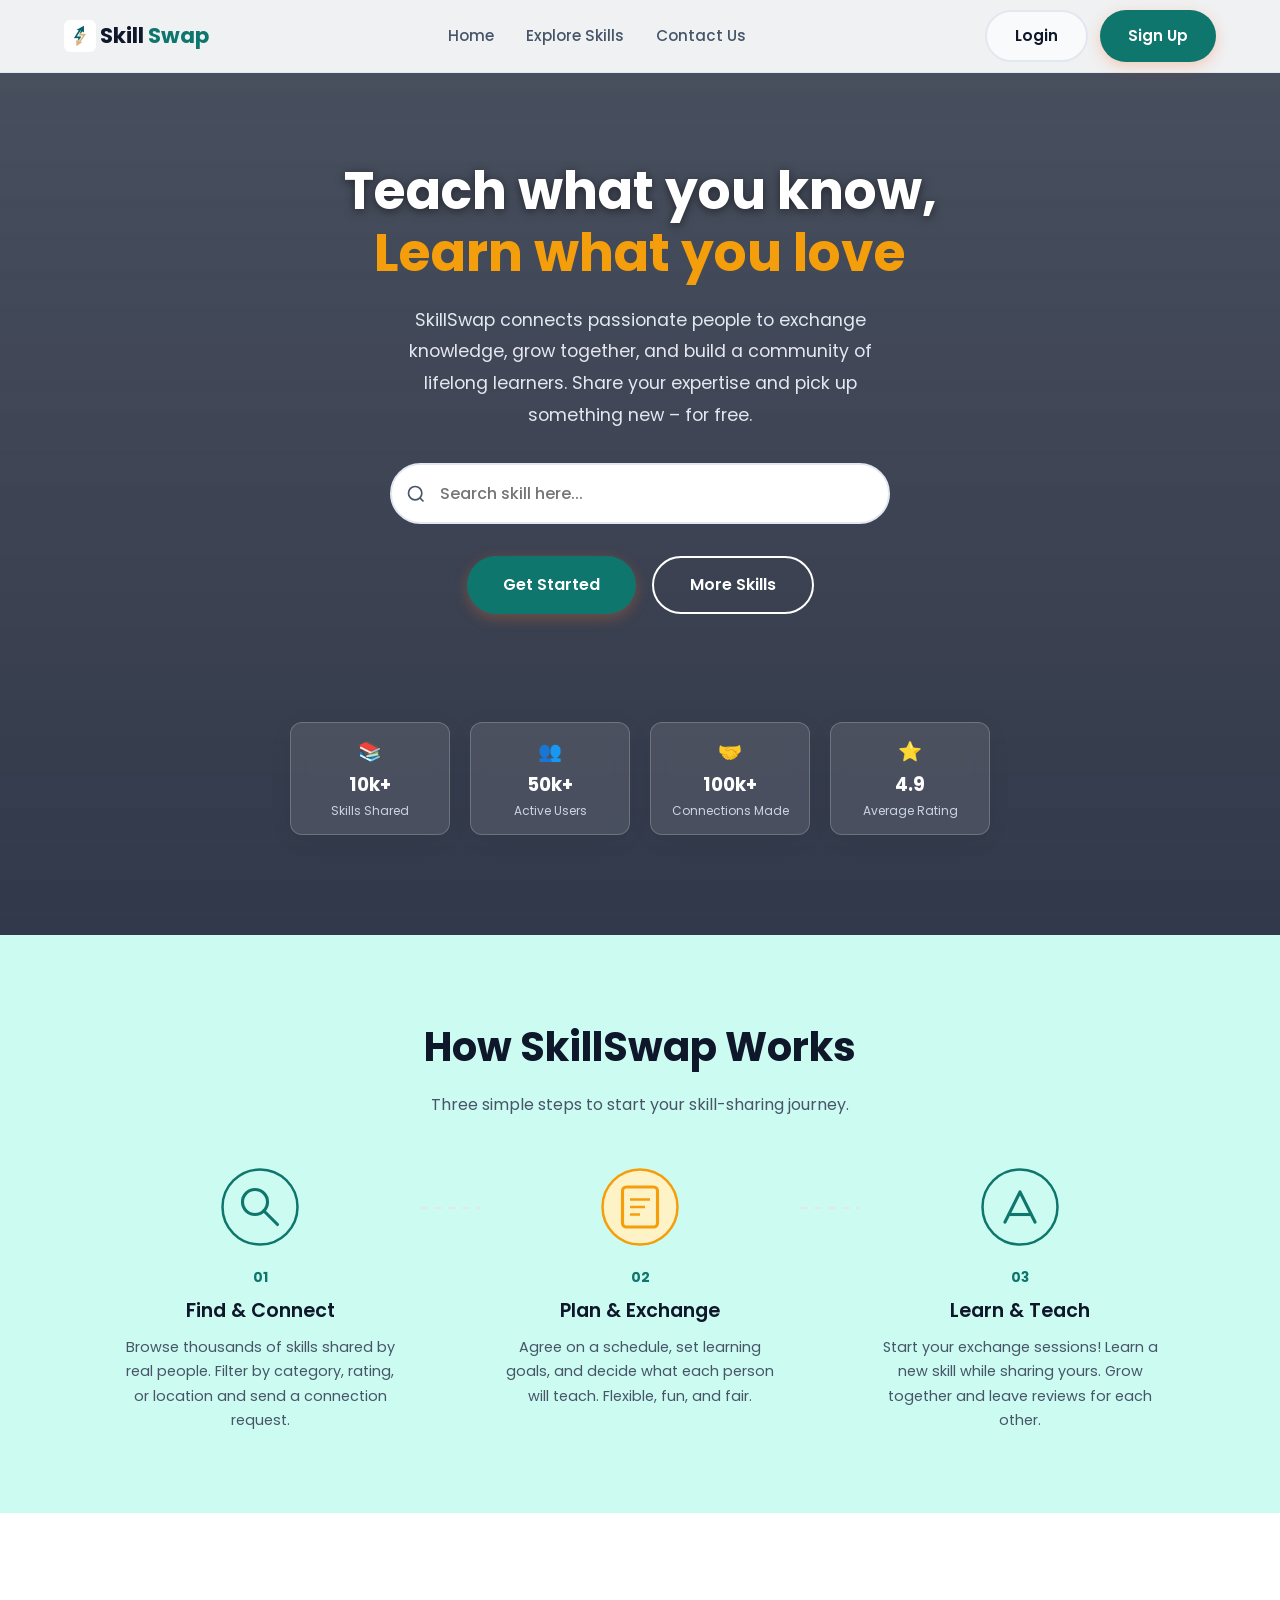
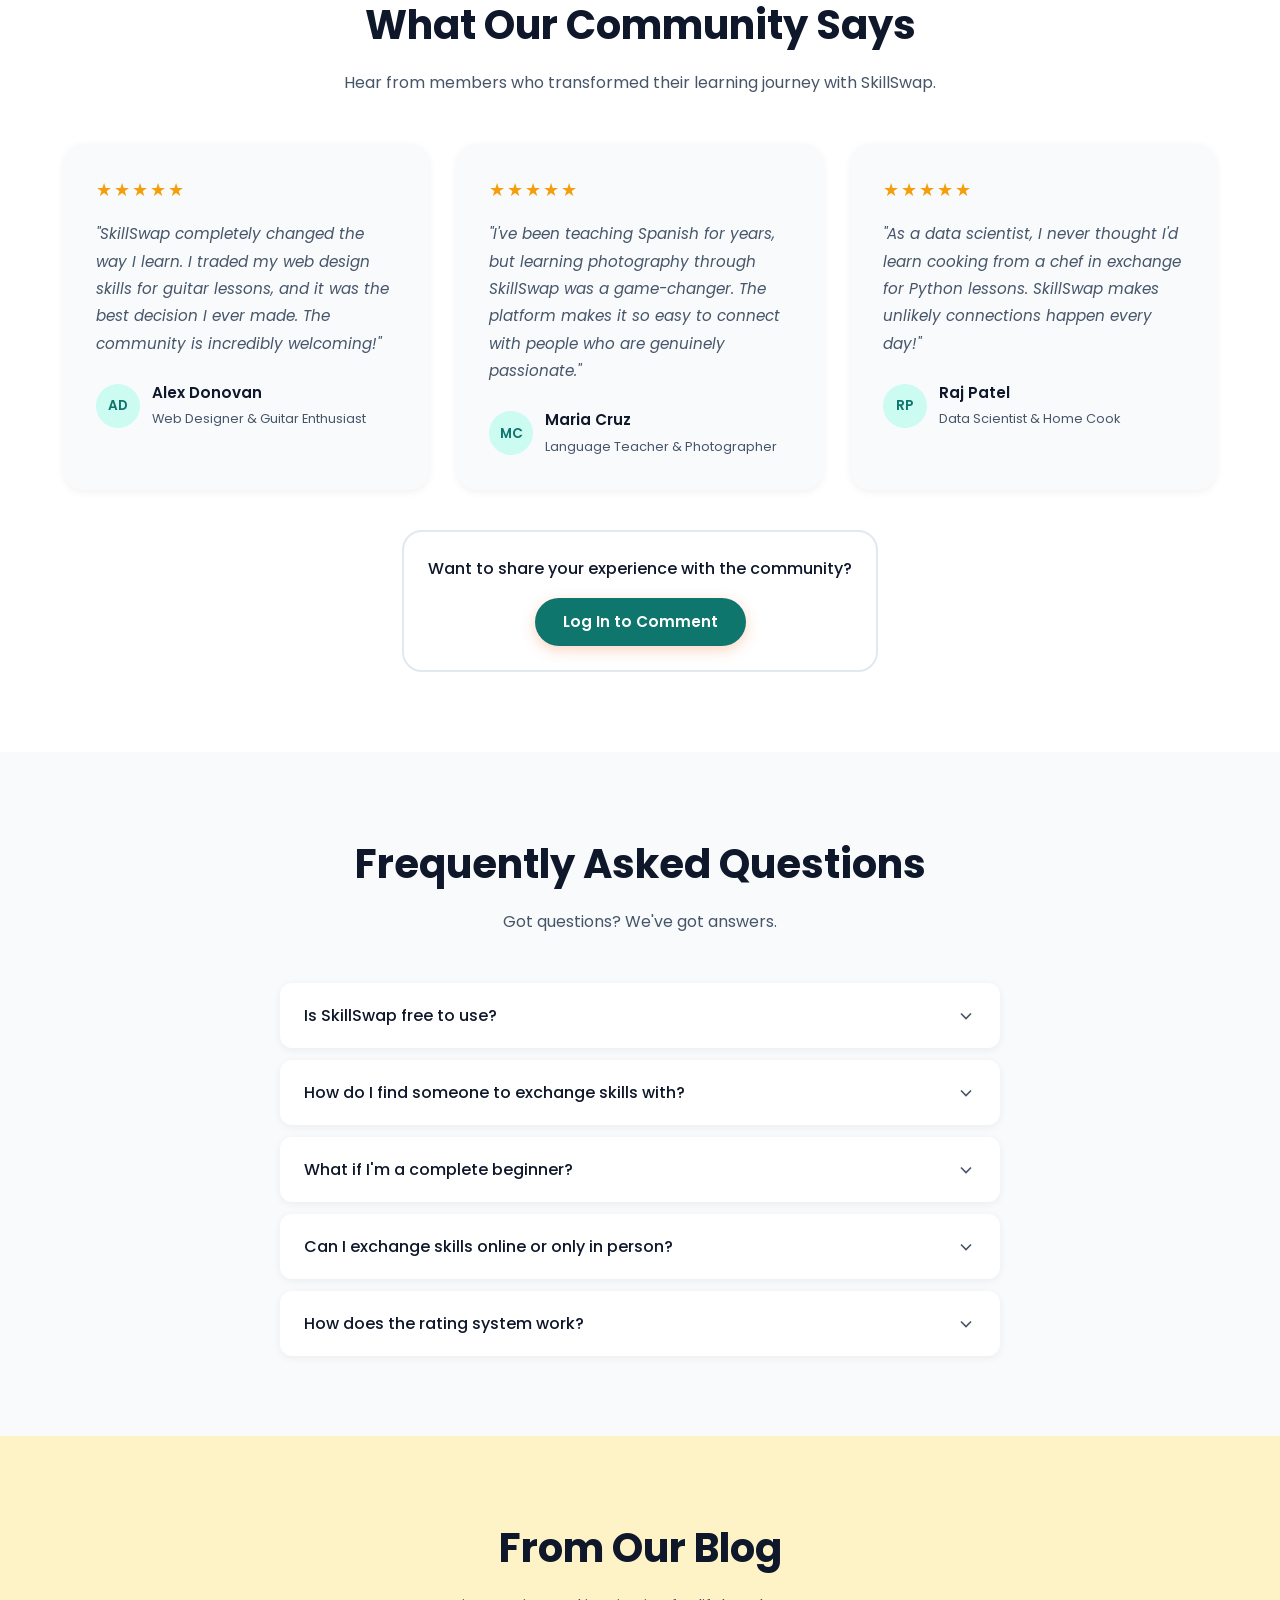
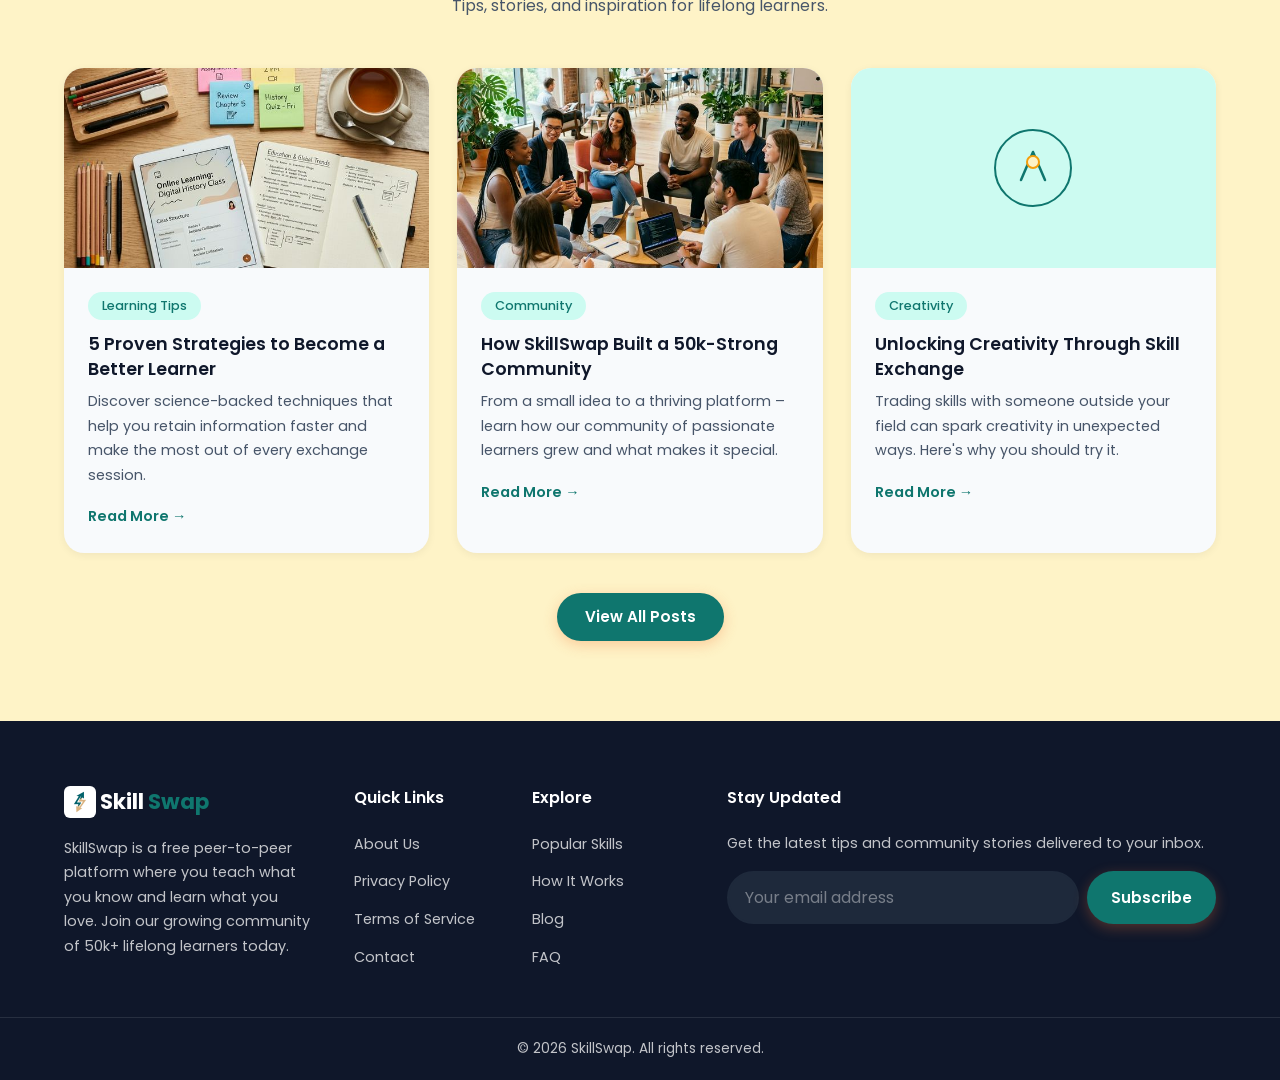
<file: mini/index.html>
<!DOCTYPE html>
<html lang="en">
<head>
  <meta charset="UTF-8" />
  <meta name="viewport" content="width=device-width, initial-scale=1.0" />
  <title>SkillSwap – Teach What You Know, Learn What You Love</title>
  <meta name="description" content="SkillSwap is a peer-to-peer skill-sharing platform where you can teach what you know and learn what you love. Connect with 50k+ active users today." />
  <link rel="preconnect" href="https://fonts.googleapis.com" />
  <link rel="preconnect" href="https://fonts.gstatic.com" crossorigin />
  <link href="https://fonts.googleapis.com/css2?family=Poppins:wght@300;400;500;600;700&display=swap" rel="stylesheet" />
  <link rel="stylesheet" href="index.css" />
  <link rel="shortcut icon" type="image/png" href="images/logo.png" />
</head>
<body>

  <!-- ===== HEADER / NAVBAR ===== -->
  <header class="header" id="header">
    <div class="container header__inner">
      <a href="#" class="logo" id="logo">
        <img src="images/logo.png" alt="Icon" style="height: 32px; border-radius: 6px; width: auto;" /> Skill<span class="logo__accent">Swap</span>
      </a>

      <nav class="nav" id="nav">
        <ul class="nav__list">
          <li><a href="index.html" class="nav__link active">Home</a></li>
          <li><a href="skills.html" class="nav__link">Explore Skills</a></li>
          <li><a href="contact.html" class="nav__link">Contact Us</a></li>
        </ul>
      </nav>

      <div class="header__actions">
        <a href="login.html" class="btn btn--outline" id="login-btn">Login</a>
        <a href="signup.html" class="btn btn--primary" id="signup-btn">Sign Up</a>
      </div>

      <button class="hamburger" id="hamburger" aria-label="Toggle menu">
        <span></span><span></span><span></span>
      </button>
    </div>
  </header>

<!-- ===== HERO SECTION ===== -->
  <section class="hero animate-on-scroll" id="hero" style="background: linear-gradient(rgba(15, 23, 42, 0.75), rgba(15, 23, 42, 0.85)), url('https://images.unsplash.com/photo-1522202176988-66273c2fd55f?auto=format&fit=crop&w=1920&q=80') center/cover no-repeat; text-align: center; color: #fff; padding: 160px 0 100px;">
    <div class="container hero__inner" style="display: flex; flex-direction: column; align-items: center;">
      <div class="hero__content" style="display: flex; flex-direction: column; align-items: center; max-width: 800px;">
        <h1 class="hero__title" style="color: #fff; text-shadow: 0 2px 10px rgba(0,0,0,0.5);">Teach what you know,<br /><span class="highlight" style="color: var(--clr-blue); text-shadow: none;">Learn what you love</span></h1>
        <p class="hero__desc" style="color: #e2e8f0; font-size: 1.1rem; margin-bottom: 32px;">SkillSwap connects passionate people to exchange knowledge, grow together, and build a community of lifelong learners. Share your expertise and pick up something new &#8211; for free.</p>
        
        <div class="hero__search" style="max-width: 500px; width: 100%; margin-bottom: 32px;">
          <svg class="hero__search-icon" viewBox="0 0 24 24" fill="none" stroke="currentColor" stroke-width="2"><circle cx="11" cy="11" r="8"/><line x1="21" y1="21" x2="16.65" y2="16.65"/></svg>
          <input type="text" placeholder="Search skill here..." id="hero-search" style="color: var(--clr-dark); font-weight: 500;" />
        </div>
        
        <div class="hero__buttons" style="justify-content: center; margin-bottom: 60px;">
          <a href="#" class="btn btn--primary btn--lg" id="get-started-btn">Get Started</a>
          <a href="skills.html" class="btn btn--secondary btn--lg" id="more-skills-btn" style="background: transparent; color: #fff; border-color: #fff;">More Skills</a>
        </div>
      </div>

      <div class="hero__stats" style="position: static; display: flex; flex-wrap: wrap; justify-content: center; gap: 20px; max-width: 1000px; width: 100%;">
        <div class="stat-card" id="stat-skills" style="background: rgba(255,255,255,0.1); backdrop-filter: blur(8px); border: 1px solid rgba(255,255,255,0.2); color: #fff; min-width: 160px;">
          <span class="stat-card__icon">&#x1F4DA;</span>
          <strong style="color: #fff;">10k+</strong>
          <span style="color: #cbd5e1;">Skills Shared</span>
        </div>
        <div class="stat-card" id="stat-users" style="background: rgba(255,255,255,0.1); backdrop-filter: blur(8px); border: 1px solid rgba(255,255,255,0.2); color: #fff; min-width: 160px;">
          <span class="stat-card__icon">&#x1F465;</span>
          <strong style="color: #fff;">50k+</strong>
          <span style="color: #cbd5e1;">Active Users</span>
        </div>
        <div class="stat-card" id="stat-connections" style="background: rgba(255,255,255,0.1); backdrop-filter: blur(8px); border: 1px solid rgba(255,255,255,0.2); color: #fff; min-width: 160px;">
          <span class="stat-card__icon">&#x1F91D;</span>
          <strong style="color: #fff;">100k+</strong>
          <span style="color: #cbd5e1;">Connections Made</span>
        </div>
        <div class="stat-card" id="stat-rating" style="background: rgba(255,255,255,0.1); backdrop-filter: blur(8px); border: 1px solid rgba(255,255,255,0.2); color: #fff; min-width: 160px;">
          <span class="stat-card__icon">&#x2B50;</span>
          <strong style="color: #fff;">4.9</strong>
          <span style="color: #cbd5e1;">Average Rating</span>
        </div>
      </div>
    </div>
  </section>


 
  <section class="how-it-works" id="how-it-works">
    <div class="container">
      <div class="section-header">
        <h2 class="section-title">How SkillSwap Works</h2>
        <p class="section-subtitle">Three simple steps to start your skill-sharing journey.</p>
      </div>

      <div class="steps">
        <div class="step" id="step-find">
          <div class="step__icon">
            <svg viewBox="0 0 64 64" fill="none"><circle cx="32" cy="32" r="30" stroke="currentColor" stroke-width="2" fill="var(--clr-orange-light)"/><circle cx="28" cy="28" r="10" stroke="currentColor" stroke-width="2.5" fill="none"/><line x1="35" y1="35" x2="46" y2="46" stroke="currentColor" stroke-width="2.5" stroke-linecap="round"/></svg>
          </div>
          <div class="step__number">01</div>
          <h3 class="step__title">Find &amp; Connect</h3>
          <p class="step__desc">Browse thousands of skills shared by real people. Filter by category, rating, or location and send a connection request.</p>
        </div>
        <div class="step__connector"><span></span></div>
        <div class="step" id="step-plan">
          <div class="step__icon">
            <svg viewBox="0 0 64 64" fill="none"><circle cx="32" cy="32" r="30" stroke="currentColor" stroke-width="2" fill="var(--clr-blue-light)"/><rect x="18" y="16" width="28" height="32" rx="3" stroke="currentColor" stroke-width="2.5" fill="none"/><line x1="24" y1="26" x2="40" y2="26" stroke="currentColor" stroke-width="2"/><line x1="24" y1="32" x2="36" y2="32" stroke="currentColor" stroke-width="2"/><line x1="24" y1="38" x2="32" y2="38" stroke="currentColor" stroke-width="2"/></svg>
          </div>
          <div class="step__number">02</div>
          <h3 class="step__title">Plan &amp; Exchange</h3>
          <p class="step__desc">Agree on a schedule, set learning goals, and decide what each person will teach. Flexible, fun, and fair.</p>
        </div>
        <div class="step__connector"><span></span></div>
        <div class="step" id="step-learn">
          <div class="step__icon">
            <svg viewBox="0 0 64 64" fill="none"><circle cx="32" cy="32" r="30" stroke="currentColor" stroke-width="2" fill="var(--clr-orange-light)"/><path d="M20 44 L32 20 L44 44" stroke="currentColor" stroke-width="2.5" fill="none" stroke-linecap="round" stroke-linejoin="round"/><line x1="24" y1="38" x2="40" y2="38" stroke="currentColor" stroke-width="2.5"/></svg>
          </div>
          <div class="step__number">03</div>
          <h3 class="step__title">Learn &amp; Teach</h3>
          <p class="step__desc">Start your exchange sessions! Learn a new skill while sharing yours. Grow together and leave reviews for each other.</p>
        </div>
      </div>
    </div>
  </section>

  <!-- ===== TESTIMONIALS ===== -->
  <section class="testimonials" id="testimonials">
    <div class="container">
      <div class="section-header">
        <h2 class="section-title">What Our Community Says</h2>
        <p class="section-subtitle">Hear from members who transformed their learning journey with SkillSwap.</p>
      </div>

      <div class="testimonials__grid">
        <div class="testimonial-card" id="testimonial-1">
          <div class="testimonial-card__stars">&#9733;&#9733;&#9733;&#9733;&#9733;</div>
          <p class="testimonial-card__text">"SkillSwap completely changed the way I learn. I traded my web design skills for guitar lessons, and it was the best decision I ever made. The community is incredibly welcoming!"</p>
          <div class="testimonial-card__author">
            <div class="avatar">AD</div>
            <div>
              <strong>Alex Donovan</strong>
              <span>Web Designer &amp; Guitar Enthusiast</span>
            </div>
          </div>
        </div>

        <div class="testimonial-card" id="testimonial-2">
          <div class="testimonial-card__stars">&#9733;&#9733;&#9733;&#9733;&#9733;</div>
          <p class="testimonial-card__text">"I've been teaching Spanish for years, but learning photography through SkillSwap was a game-changer. The platform makes it so easy to connect with people who are genuinely passionate."</p>
          <div class="testimonial-card__author">
            <div class="avatar">MC</div>
            <div>
              <strong>Maria Cruz</strong>
              <span>Language Teacher &amp; Photographer</span>
            </div>
          </div>
        </div>

        <div class="testimonial-card" id="testimonial-3">
          <div class="testimonial-card__stars">&#9733;&#9733;&#9733;&#9733;&#9733;</div>
          <p class="testimonial-card__text">"As a data scientist, I never thought I'd learn cooking from a chef in exchange for Python lessons. SkillSwap makes unlikely connections happen every day!"</p>
          <div class="testimonial-card__author">
            <div class="avatar">RP</div>
            <div>
              <strong>Raj Patel</strong>
              <span>Data Scientist &amp; Home Cook</span>
            </div>
          </div>
        </div>
      </div>

      <div id="testimonial-form-container" class="animate-on-scroll" style="margin-top: 40px; text-align: center;">
        <!-- Filled by JS depending on auth state -->
      </div>
    </div>
  </section>

  <!-- ===== FAQ ===== -->
  <section class="faq" id="faq">
    <div class="container">
      <div class="section-header">
        <h2 class="section-title">Frequently Asked Questions</h2>
        <p class="section-subtitle">Got questions? We've got answers.</p>
      </div>

      <div class="faq__list">
        <div class="faq-item" id="faq-1">
          <button class="faq-item__question" aria-expanded="false">
            <span>Is SkillSwap free to use?</span>
            <svg class="faq-item__chevron" viewBox="0 0 24 24" fill="none" stroke="currentColor" stroke-width="2"><polyline points="6 9 12 15 18 9"/></svg>
          </button>
          <div class="faq-item__answer">
            <p>Yes! SkillSwap is 100 % free. Our mission is to make knowledge accessible to everyone. You can create a profile, list your skills, and start exchanging without paying a dime.</p>
          </div>
        </div>

        <div class="faq-item" id="faq-2">
          <button class="faq-item__question" aria-expanded="false">
            <span>How do I find someone to exchange skills with?</span>
            <svg class="faq-item__chevron" viewBox="0 0 24 24" fill="none" stroke="currentColor" stroke-width="2"><polyline points="6 9 12 15 18 9"/></svg>
          </button>
          <div class="faq-item__answer">
            <p>Use our search and filter tools to find people offering skills you want to learn. You can filter by category, location, rating, and availability. Then just send a connection request!</p>
          </div>
        </div>

        <div class="faq-item" id="faq-3">
          <button class="faq-item__question" aria-expanded="false">
            <span>What if I'm a complete beginner?</span>
            <svg class="faq-item__chevron" viewBox="0 0 24 24" fill="none" stroke="currentColor" stroke-width="2"><polyline points="6 9 12 15 18 9"/></svg>
          </button>
          <div class="faq-item__answer">
            <p>Everyone starts somewhere! Many of our community members specifically enjoy teaching beginners. Just be upfront about your level and you'll find plenty of patient and enthusiastic teachers.</p>
          </div>
        </div>

        <div class="faq-item" id="faq-4">
          <button class="faq-item__question" aria-expanded="false">
            <span>Can I exchange skills online or only in person?</span>
            <svg class="faq-item__chevron" viewBox="0 0 24 24" fill="none" stroke="currentColor" stroke-width="2"><polyline points="6 9 12 15 18 9"/></svg>
          </button>
          <div class="faq-item__answer">
            <p>Both! SkillSwap supports online video sessions, in-person meetups, or a hybrid approach. You and your partner decide what works best for your schedules.</p>
          </div>
        </div>

        <div class="faq-item" id="faq-5">
          <button class="faq-item__question" aria-expanded="false">
            <span>How does the rating system work?</span>
            <svg class="faq-item__chevron" viewBox="0 0 24 24" fill="none" stroke="currentColor" stroke-width="2"><polyline points="6 9 12 15 18 9"/></svg>
          </button>
          <div class="faq-item__answer">
            <p>After each exchange session, both participants rate each other on a 5-star scale and leave a short review. This helps maintain quality and builds trust within the community.</p>
          </div>
        </div>
      </div>
    </div>
  </section>

  <!-- ===== BLOG ===== -->
  <section class="blog" id="blog">
    <div class="container">
      <div class="section-header">
        <h2 class="section-title">From Our Blog</h2>
        <p class="section-subtitle">Tips, stories, and inspiration for lifelong learners.</p>
      </div>

      <div class="blog__grid">
        <article class="blog-card" id="blog-1">
          <div class="blog-card__image">
            <img src="images/blog_learning.png" alt="5 Tips to become a better learner" />
          </div>
          <div class="blog-card__body">
            <span class="blog-card__tag">Learning Tips</span>
            <h3 class="blog-card__title">5 Proven Strategies to Become a Better Learner</h3>
            <p class="blog-card__excerpt">Discover science-backed techniques that help you retain information faster and make the most out of every exchange session.</p>
            <a href="blog1.html" class="blog-card__link">Read More &#8594;</a>
          </div>
        </article>

        <article class="blog-card" id="blog-2">
          <div class="blog-card__image">
            <img src="images/blog_community.png" alt="Building a learning community" />
          </div>
          <div class="blog-card__body">
            <span class="blog-card__tag">Community</span>
            <h3 class="blog-card__title">How SkillSwap Built a 50k-Strong Community</h3>
            <p class="blog-card__excerpt">From a small idea to a thriving platform &#8211; learn how our community of passionate learners grew and what makes it special.</p>
            <a href="blog2.html" class="blog-card__link">Read More &#8594;</a>
          </div>
        </article>

        <article class="blog-card" id="blog-3">
          <div class="blog-card__image">
            <div class="blog-card__placeholder">
              <svg viewBox="0 0 80 80" fill="none"><circle cx="40" cy="40" r="38" stroke="var(--clr-orange)" stroke-width="2" fill="var(--clr-orange-light)"/><path d="M28 52 L40 24 L52 52" stroke="var(--clr-orange)" stroke-width="2.5" fill="none" stroke-linecap="round" stroke-linejoin="round"/><circle cx="40" cy="34" r="6" stroke="var(--clr-blue)" stroke-width="2" fill="var(--clr-blue-light)"/></svg>
            </div>
          </div>
          <div class="blog-card__body">
            <span class="blog-card__tag">Creativity</span>
            <h3 class="blog-card__title">Unlocking Creativity Through Skill Exchange</h3>
            <p class="blog-card__excerpt">Trading skills with someone outside your field can spark creativity in unexpected ways. Here's why you should try it.</p>
            <a href="blog3.html" class="blog-card__link">Read More &#8594;</a>
          </div>
        </article>
      </div>
      <div class="blog__action" style="text-align: center; margin-top: 40px;">
        <a href="blog.html" class="btn btn--primary" id="view-all-blog-btn">View All Posts</a>
      </div>
    </div>
  </section>

    <!-- ===== FOOTER ===== -->
  <footer class="footer" id="footer" style="margin-top: auto;">
    <div class="container footer__inner">
      <div class="footer__brand">
        <a href="index.html" class="logo logo--light">
          <img src="images/logo.png" alt="Icon" style="height: 32px; border-radius: 6px; width: auto;" /> Skill<span class="logo__accent">Swap</span>
        </a>
        <p>SkillSwap is a free peer-to-peer platform where you teach what you know and learn what you love. Join our growing community of 50k+ lifelong learners today.</p>
      </div>

      <div class="footer__links-row">
        <div class="footer__links">
          <h4>Quick Links</h4>
          <ul>
            <li><a href="about.html">About Us</a></li>
            <li><a href="privacy.html">Privacy Policy</a></li>
            <li><a href="terms.html">Terms of Service</a></li>
            <li><a href="contact.html">Contact</a></li>
          </ul>
        </div>

        <div class="footer__links">
          <h4>Explore</h4>
          <ul>
            <li><a href="skills.html">Popular Skills</a></li>
            <li><a href="index.html#how-it-works">How It Works</a></li>
            <li><a href="blog.html">Blog</a></li>
            <li><a href="index.html#faq">FAQ</a></li>
          </ul>
        </div>
      </div>

      <div class="footer__newsletter">
        <h4>Stay Updated</h4>
        <p>Get the latest tips and community stories delivered to your inbox.</p>
        <form class="footer__form" id="newsletter-form">
          <input type="email" placeholder="Your email address" required id="newsletter-email" />
          <button type="submit" class="btn btn--primary">Subscribe</button>
        </form>
      </div>
    </div>

    <div class="footer__bottom">
      <div class="container">
        <p>&copy; 2026 SkillSwap. All rights reserved.</p>
      </div>
    </div>
  </footer>


  <script src="script.js?v=2"></script>
</body>
</html>
</file>
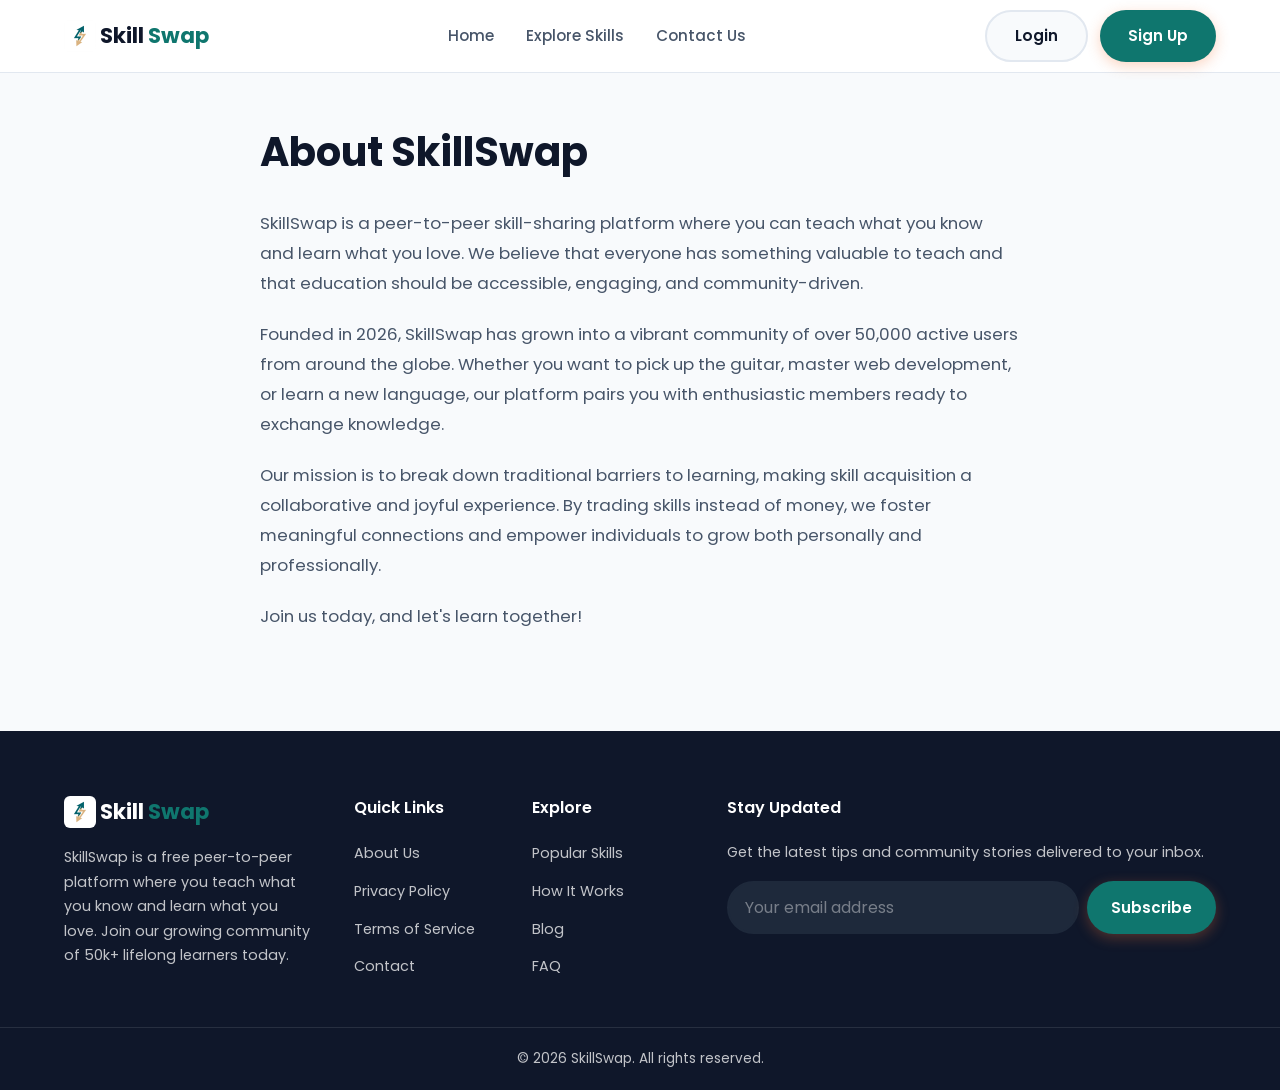
<file: mini/about.html>
<!DOCTYPE html>
<html lang="en">
<head>
  <meta charset="UTF-8" />
  <meta name="viewport" content="width=device-width, initial-scale=1.0" />
  <title>About Us — SkillSwap</title>
  <link rel="preconnect" href="https://fonts.googleapis.com" />
  <link rel="preconnect" href="https://fonts.gstatic.com" crossorigin />
  <link href="https://fonts.googleapis.com/css2?family=Poppins:wght@300;400;500;600;700&display=swap" rel="stylesheet" />
  <link rel="stylesheet" href="index.css" />
  <style>
    .page-content {
      padding: 120px 20px 80px;
      max-width: 800px;
      margin: 0 auto;
    }
    .page-content h1 {
      font-size: 2.5rem;
      margin-bottom: 24px;
      color: var(--clr-dark);
    }
    .page-content p {
      font-size: 1.05rem;
      line-height: 1.8;
      color: var(--clr-text-light);
      margin-bottom: 20px;
    }
  </style>
  <link rel="shortcut icon" type="image/png" href="images/logo.png" />
</head>
<body>

  <!-- ===== HEADER ===== -->
  <header class="header" id="header" style="box-shadow: 0 2px 20px rgba(0,0,0,.08); background: #fff;">
    <div class="container header__inner">
      <a href="index.html" class="logo" id="logo">
        <img src="images/logo.png" alt="Icon" style="height: 32px; border-radius: 6px; width: auto;" /> Skill<span class="logo__accent">Swap</span>
      </a>

      <nav class="nav" id="nav">
        <ul class="nav__list">
          <li><a href="index.html" class="nav__link">Home</a></li>
          <li><a href="skills.html" class="nav__link">Explore Skills</a></li>
          <li><a href="contact.html" class="nav__link">Contact Us</a></li>
        </ul>
      </nav>

      <div class="header__actions">
        <a href="login.html" class="btn btn--outline" id="login-btn">Login</a>
        <a href="signup.html" class="btn btn--primary" id="signup-btn">Sign Up</a>
      </div>
    </div>
  </header>

  <!-- ===== PAGE CONTENT ===== -->
  <main class="page-content">
    <h1>About SkillSwap</h1>
    <p>SkillSwap is a peer-to-peer skill-sharing platform where you can teach what you know and learn what you love. We believe that everyone has something valuable to teach and that education should be accessible, engaging, and community-driven.</p>
    <p>Founded in 2026, SkillSwap has grown into a vibrant community of over 50,000 active users from around the globe. Whether you want to pick up the guitar, master web development, or learn a new language, our platform pairs you with enthusiastic members ready to exchange knowledge.</p>
    <p>Our mission is to break down traditional barriers to learning, making skill acquisition a collaborative and joyful experience. By trading skills instead of money, we foster meaningful connections and empower individuals to grow both personally and professionally.</p>
    <p>Join us today, and let's learn together!</p>
  </main>

    <!-- ===== FOOTER ===== -->
  <footer class="footer" id="footer" style="margin-top: auto;">
    <div class="container footer__inner">
      <div class="footer__brand">
        <a href="index.html" class="logo logo--light">
          <img src="images/logo.png" alt="Icon" style="height: 32px; border-radius: 6px; width: auto;" /> Skill<span class="logo__accent">Swap</span>
        </a>
        <p>SkillSwap is a free peer-to-peer platform where you teach what you know and learn what you love. Join our growing community of 50k+ lifelong learners today.</p>
      </div>

      <div class="footer__links-row">
        <div class="footer__links">
          <h4>Quick Links</h4>
          <ul>
            <li><a href="about.html">About Us</a></li>
            <li><a href="privacy.html">Privacy Policy</a></li>
            <li><a href="terms.html">Terms of Service</a></li>
            <li><a href="contact.html">Contact</a></li>
          </ul>
        </div>

        <div class="footer__links">
          <h4>Explore</h4>
          <ul>
            <li><a href="skills.html">Popular Skills</a></li>
            <li><a href="index.html#how-it-works">How It Works</a></li>
            <li><a href="blog.html">Blog</a></li>
            <li><a href="index.html#faq">FAQ</a></li>
          </ul>
        </div>
      </div>

      <div class="footer__newsletter">
        <h4>Stay Updated</h4>
        <p>Get the latest tips and community stories delivered to your inbox.</p>
        <form class="footer__form" id="newsletter-form">
          <input type="email" placeholder="Your email address" required id="newsletter-email" />
          <button type="submit" class="btn btn--primary">Subscribe</button>
        </form>
      </div>
    </div>

    <div class="footer__bottom">
      <div class="container">
        <p>&copy; 2026 SkillSwap. All rights reserved.</p>
      </div>
    </div>
  </footer>

  <script src="script.js"></script>
</body>
</html>
</file>
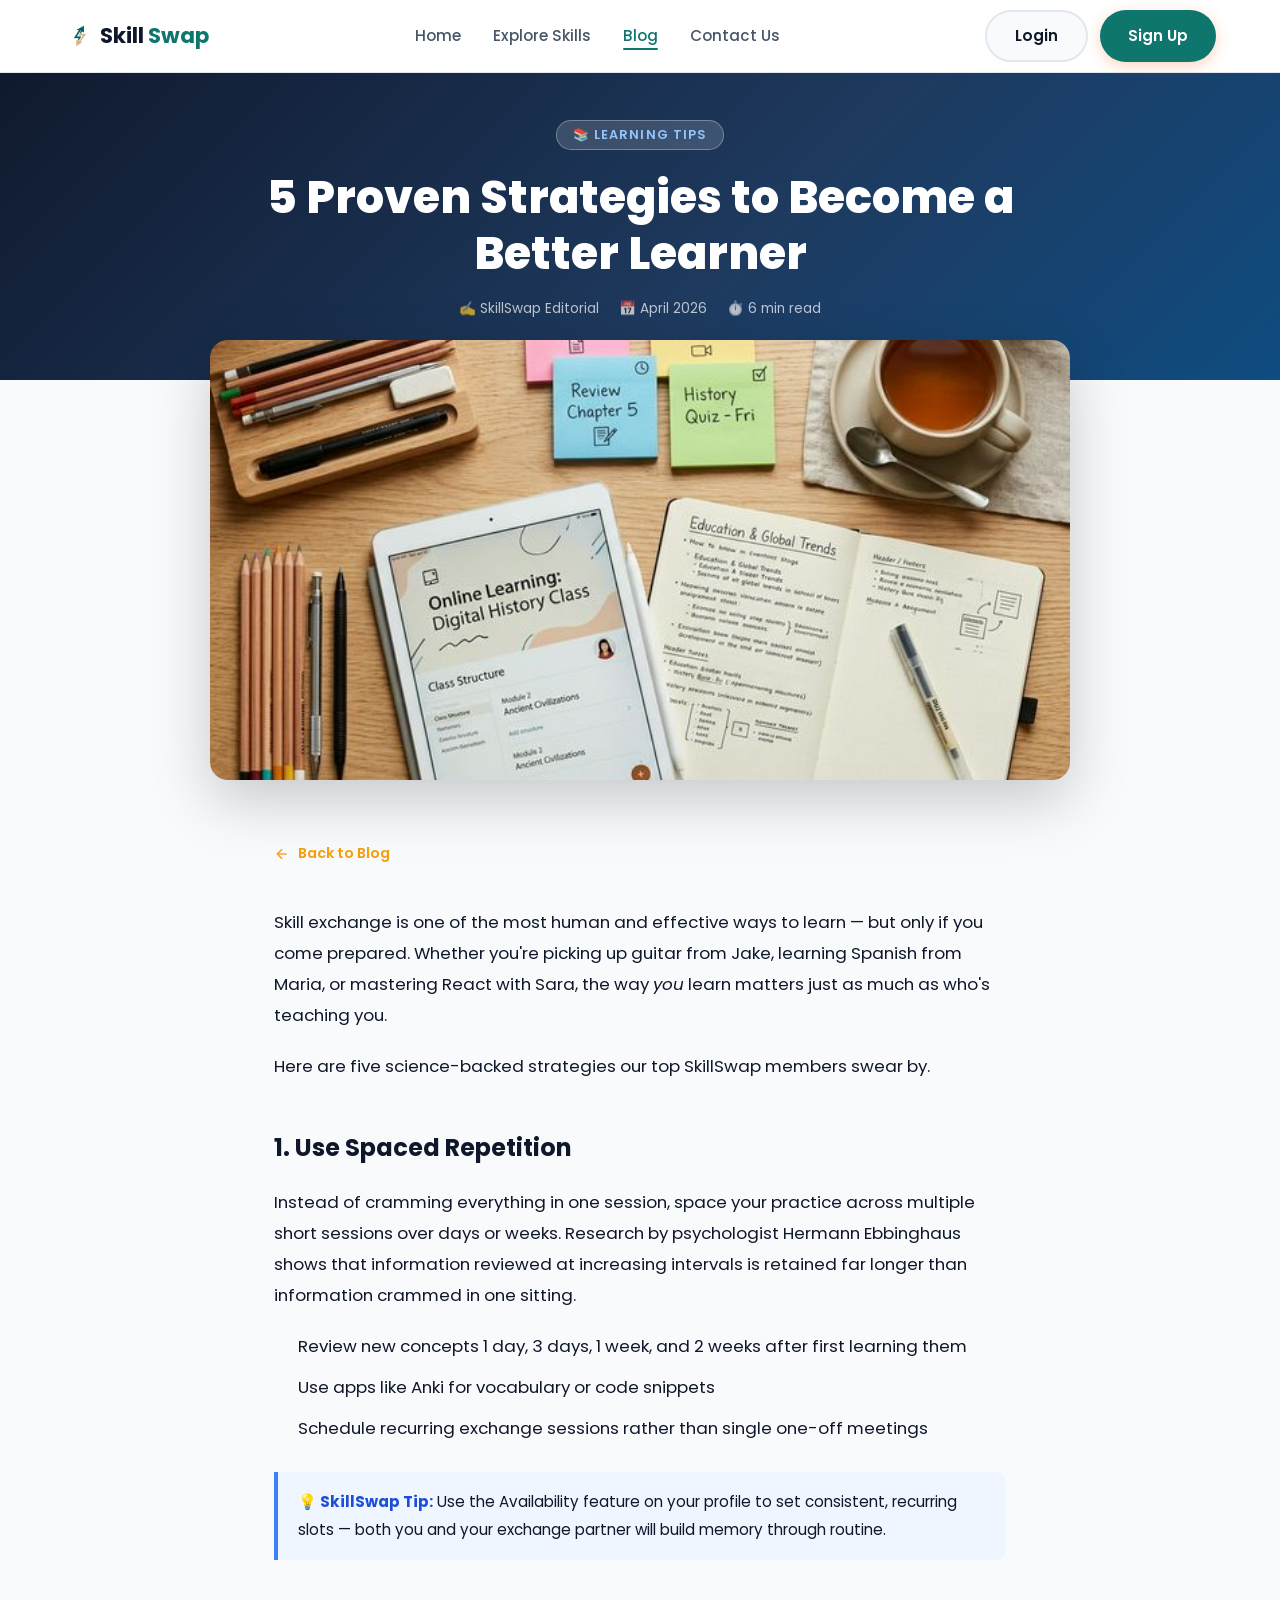
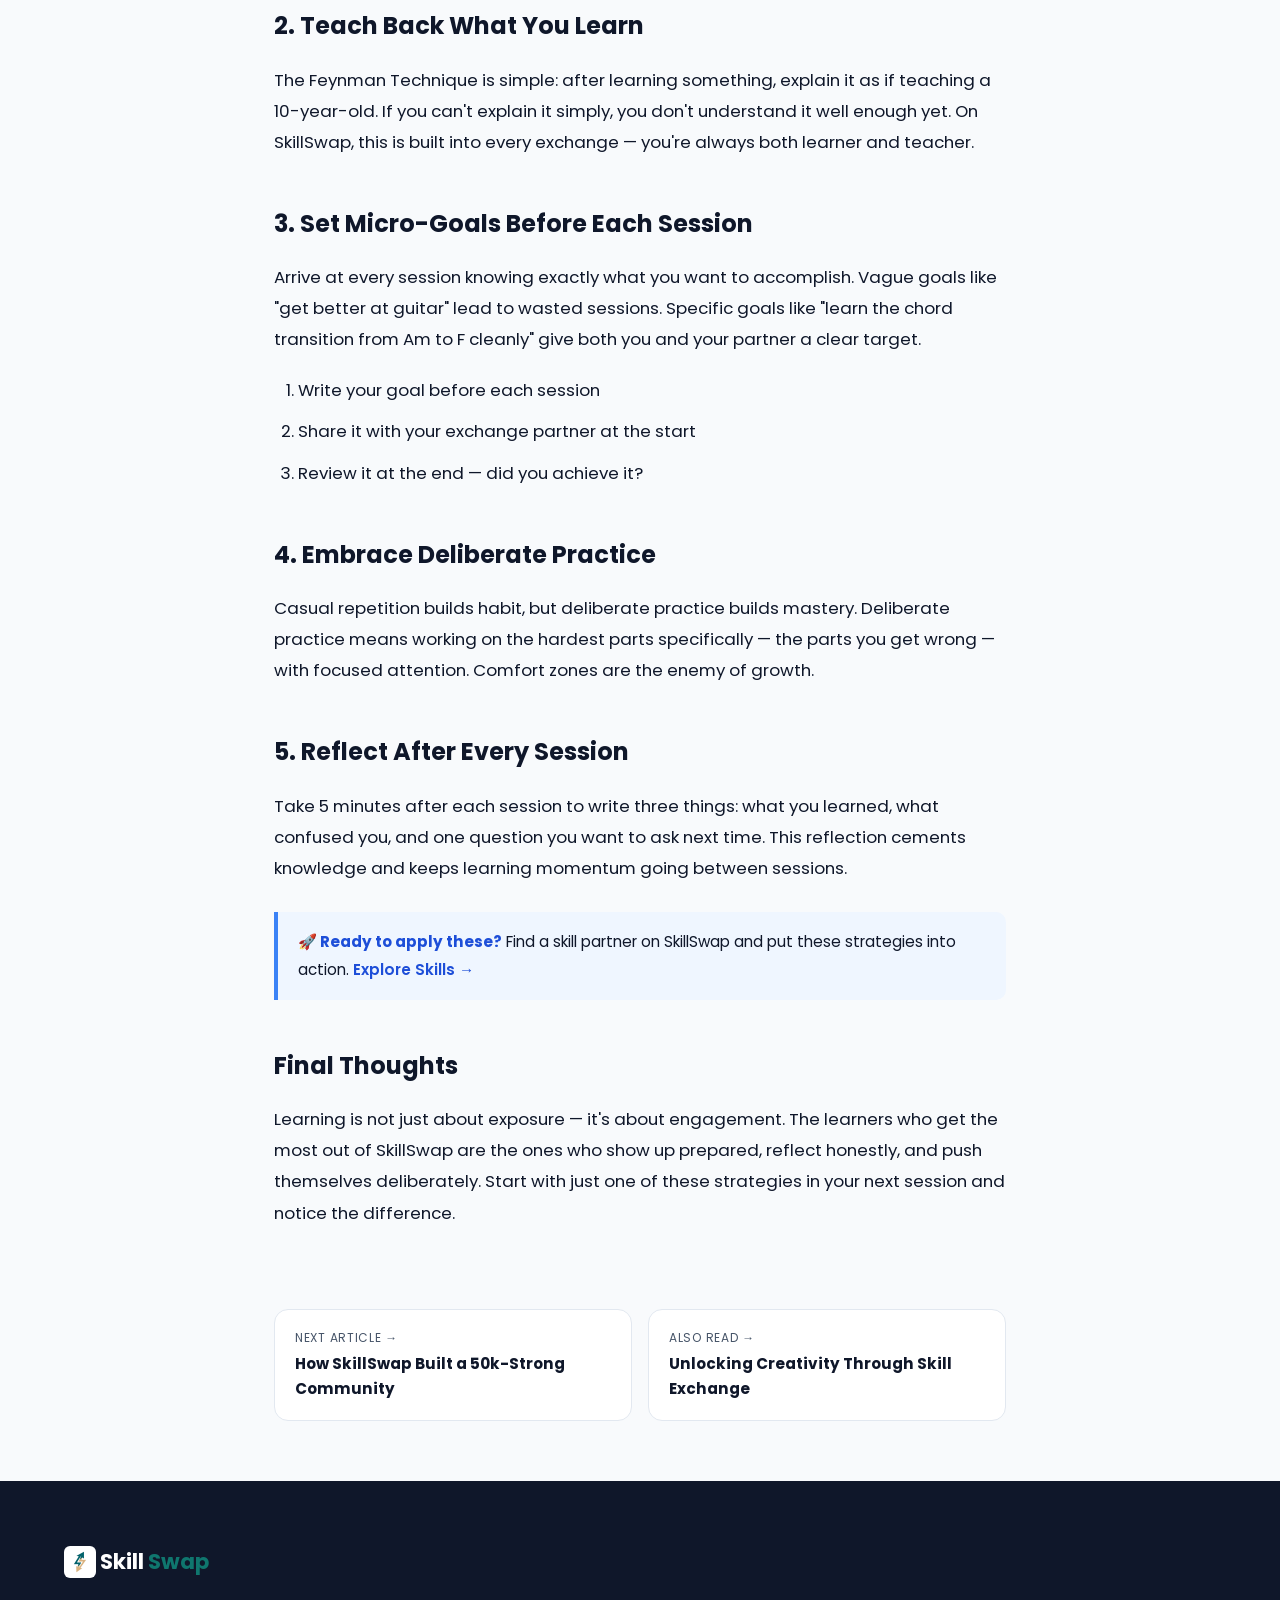
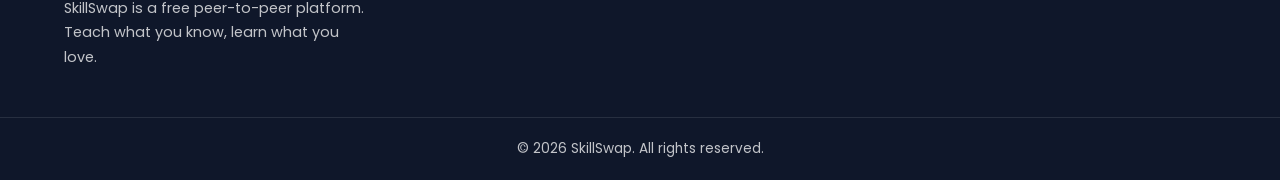
<file: mini/blog1.html>
<!DOCTYPE html>
<html lang="en">
<head>
  <meta charset="UTF-8" />
  <meta name="viewport" content="width=device-width, initial-scale=1.0" />
  <title>5 Proven Strategies to Become a Better Learner — SkillSwap Blog</title>
  <meta name="description" content="Discover science-backed learning techniques to retain information faster and get the most out of every skill exchange session on SkillSwap." />
  <link rel="preconnect" href="https://fonts.googleapis.com" />
  <link rel="preconnect" href="https://fonts.gstatic.com" crossorigin />
  <link href="https://fonts.googleapis.com/css2?family=Poppins:wght@300;400;500;600;700&display=swap" rel="stylesheet" />
  <link rel="stylesheet" href="index.css" />
  <link rel="shortcut icon" type="image/png" href="images/logo.png" />
  <style>
    .article-hero {
      background: linear-gradient(135deg,#0f172a 0%,#1e3a5f 60%,#0f4c81 100%);
      padding: 120px 24px 60px;
      text-align: center;
      color: #fff;
    }
    .article-tag {
      display: inline-block;
      background: rgba(255,255,255,0.15);
      border: 1px solid rgba(255,255,255,0.3);
      border-radius: 40px;
      padding: 4px 16px;
      font-size: 0.8rem;
      font-weight: 600;
      text-transform: uppercase;
      letter-spacing: .08em;
      margin-bottom: 20px;
      color: #93c5fd;
    }
    .article-hero h1 {
      font-size: clamp(1.8rem, 4vw, 2.8rem);
      font-weight: 800;
      max-width: 780px;
      margin: 0 auto 16px;
      line-height: 1.25;
    }
    .article-hero__meta {
      display: flex;
      align-items: center;
      justify-content: center;
      gap: 20px;
      font-size: 0.85rem;
      color: rgba(255,255,255,0.7);
      flex-wrap: wrap;
    }
    .article-hero__meta span { display: flex; align-items: center; gap: 6px; }
    .article-cover {
      max-width: 860px;
      margin: -40px auto 0;
      border-radius: 18px;
      overflow: hidden;
      box-shadow: 0 20px 60px rgba(0,0,0,0.2);
    }
    .article-cover img { width: 100%; height: 440px; object-fit: cover; display: block; }
    .article-body {
      max-width: 780px;
      margin: 60px auto 80px;
      padding: 0 24px;
      color: var(--clr-text, #334155);
      font-size: 1.05rem;
      line-height: 1.85;
    }
    .article-body h2 {
      font-size: 1.5rem;
      font-weight: 700;
      color: var(--clr-dark, #0f172a);
      margin: 44px 0 16px;
    }
    .article-body h3 {
      font-size: 1.15rem;
      font-weight: 600;
      color: var(--clr-dark, #0f172a);
      margin: 32px 0 10px;
    }
    .article-body p { margin-bottom: 20px; }
    .article-body ul, .article-body ol {
      margin: 0 0 20px 24px;
    }
    .article-body li { margin-bottom: 10px; }
    .article-tip {
      background: #eff6ff;
      border-left: 4px solid #3b82f6;
      border-radius: 0 10px 10px 0;
      padding: 16px 20px;
      margin: 28px 0;
      font-size: 0.95rem;
    }
    .article-tip strong { color: #1d4ed8; }
    .article-back {
      display: inline-flex;
      align-items: center;
      gap: 8px;
      color: var(--clr-blue, #0ea5e9);
      font-weight: 600;
      text-decoration: none;
      margin-bottom: 40px;
      font-size: 0.9rem;
    }
    .article-back:hover { text-decoration: underline; }
    .article-nav {
      max-width: 780px;
      margin: 0 auto 60px;
      padding: 0 24px;
      display: flex;
      gap: 16px;
      flex-wrap: wrap;
    }
    .article-nav a {
      flex: 1;
      min-width: 200px;
      background: var(--clr-bg-alt, #f8fafc);
      border: 1px solid var(--clr-border, #e2e8f0);
      border-radius: 14px;
      padding: 18px 20px;
      text-decoration: none;
      color: var(--clr-text, #334155);
      transition: box-shadow .2s;
    }
    .article-nav a:hover { box-shadow: 0 4px 20px rgba(0,0,0,.08); }
    .article-nav span { display: block; font-size: .75rem; color: var(--clr-text-light); margin-bottom: 4px; text-transform: uppercase; letter-spacing: .06em; }
    .article-nav strong { font-size: .95rem; color: var(--clr-dark); }
  </style>
</head>
<body>
  <header class="header" id="header" style="box-shadow:0 2px 20px rgba(0,0,0,.08);background:#fff;">
    <div class="container header__inner">
      <a href="index.html" class="logo" id="logo">
        <img src="images/logo.png" alt="Icon" style="height:32px;border-radius:6px;width:auto;" /> Skill<span class="logo__accent">Swap</span>
      </a>
      <nav class="nav" id="nav">
        <ul class="nav__list">
          <li><a href="index.html" class="nav__link">Home</a></li>
          <li><a href="skills.html" class="nav__link">Explore Skills</a></li>
          <li><a href="blog.html" class="nav__link active">Blog</a></li>
          <li><a href="contact.html" class="nav__link">Contact Us</a></li>
        </ul>
      </nav>
      <div class="header__actions">
        <a href="login.html" class="btn btn--outline" id="login-btn">Login</a>
        <a href="signup.html" class="btn btn--primary" id="signup-btn">Sign Up</a>
      </div>
    </div>
  </header>

  <div class="article-hero">
    <div class="article-tag">📚 Learning Tips</div>
    <h1>5 Proven Strategies to Become a Better Learner</h1>
    <div class="article-hero__meta">
      <span>✍️ SkillSwap Editorial</span>
      <span>📅 April 2026</span>
      <span>⏱️ 6 min read</span>
    </div>
  </div>

  <div class="article-cover">
    <img src="images/blog_learning.png" alt="Become a better learner"
         onerror="this.src='https://images.unsplash.com/photo-1522202176988-66273c2fd55f?auto=format&fit=crop&w=1200&q=80'" />
  </div>

  <article class="article-body">
    <a href="blog.html" class="article-back">
      <svg width="16" height="16" viewBox="0 0 24 24" fill="none" stroke="currentColor" stroke-width="2"><path d="M19 12H5"/><polyline points="12 19 5 12 12 5"/></svg>
      Back to Blog
    </a>

    <p>Skill exchange is one of the most human and effective ways to learn — but only if you come prepared. Whether you're picking up guitar from Jake, learning Spanish from Maria, or mastering React with Sara, the way <em>you</em> learn matters just as much as who's teaching you.</p>

    <p>Here are five science-backed strategies our top SkillSwap members swear by.</p>

    <h2>1. Use Spaced Repetition</h2>
    <p>Instead of cramming everything in one session, space your practice across multiple short sessions over days or weeks. Research by psychologist Hermann Ebbinghaus shows that information reviewed at increasing intervals is retained far longer than information crammed in one sitting.</p>
    <ul>
      <li>Review new concepts 1 day, 3 days, 1 week, and 2 weeks after first learning them</li>
      <li>Use apps like Anki for vocabulary or code snippets</li>
      <li>Schedule recurring exchange sessions rather than single one-off meetings</li>
    </ul>

    <div class="article-tip">
      <strong>💡 SkillSwap Tip:</strong> Use the Availability feature on your profile to set consistent, recurring slots — both you and your exchange partner will build memory through routine.
    </div>

    <h2>2. Teach Back What You Learn</h2>
    <p>The Feynman Technique is simple: after learning something, explain it as if teaching a 10-year-old. If you can't explain it simply, you don't understand it well enough yet. On SkillSwap, this is built into every exchange — you're always both learner and teacher.</p>

    <h2>3. Set Micro-Goals Before Each Session</h2>
    <p>Arrive at every session knowing exactly what you want to accomplish. Vague goals like "get better at guitar" lead to wasted sessions. Specific goals like "learn the chord transition from Am to F cleanly" give both you and your partner a clear target.</p>
    <ol>
      <li>Write your goal before each session</li>
      <li>Share it with your exchange partner at the start</li>
      <li>Review it at the end — did you achieve it?</li>
    </ol>

    <h2>4. Embrace Deliberate Practice</h2>
    <p>Casual repetition builds habit, but deliberate practice builds mastery. Deliberate practice means working on the hardest parts specifically — the parts you get wrong — with focused attention. Comfort zones are the enemy of growth.</p>

    <h2>5. Reflect After Every Session</h2>
    <p>Take 5 minutes after each session to write three things: what you learned, what confused you, and one question you want to ask next time. This reflection cements knowledge and keeps learning momentum going between sessions.</p>

    <div class="article-tip">
      <strong>🚀 Ready to apply these?</strong> Find a skill partner on SkillSwap and put these strategies into action. <a href="skills.html" style="color:#1d4ed8;font-weight:600;">Explore Skills →</a>
    </div>

    <h2>Final Thoughts</h2>
    <p>Learning is not just about exposure — it's about engagement. The learners who get the most out of SkillSwap are the ones who show up prepared, reflect honestly, and push themselves deliberately. Start with just one of these strategies in your next session and notice the difference.</p>
  </article>

  <nav class="article-nav">
    <a href="blog2.html">
      <span>Next Article →</span>
      <strong>How SkillSwap Built a 50k-Strong Community</strong>
    </a>
    <a href="blog3.html">
      <span>Also Read →</span>
      <strong>Unlocking Creativity Through Skill Exchange</strong>
    </a>
  </nav>

  <footer class="footer" id="footer">
    <div class="container footer__inner">
      <div class="footer__brand">
        <a href="index.html" class="logo logo--light">
          <img src="images/logo.png" alt="Icon" style="height:32px;border-radius:6px;width:auto;" /> Skill<span class="logo__accent">Swap</span>
        </a>
        <p>SkillSwap is a free peer-to-peer platform. Teach what you know, learn what you love.</p>
      </div>
    </div>
    <div class="footer__bottom"><div class="container"><p>© 2026 SkillSwap. All rights reserved.</p></div></div>
  </footer>
  <script src="script.js"></script>
</body>
</html>
</file>
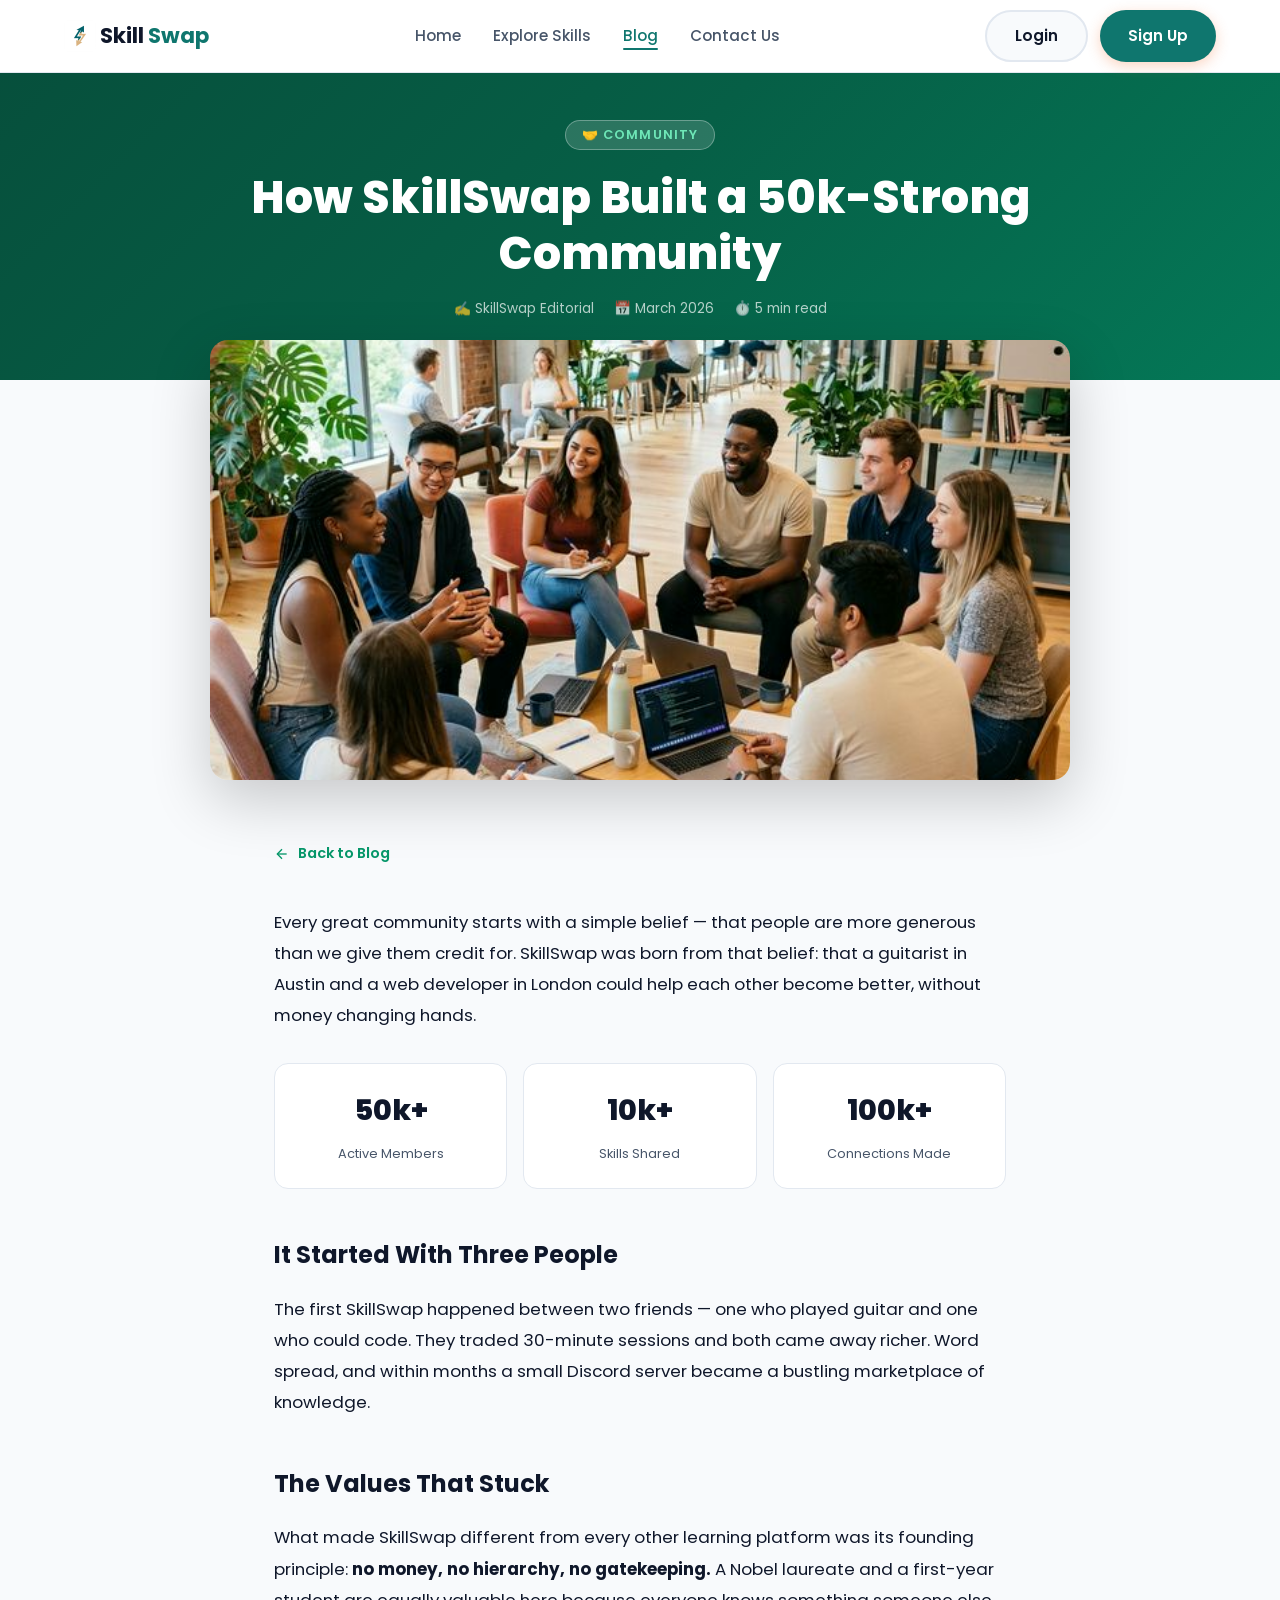
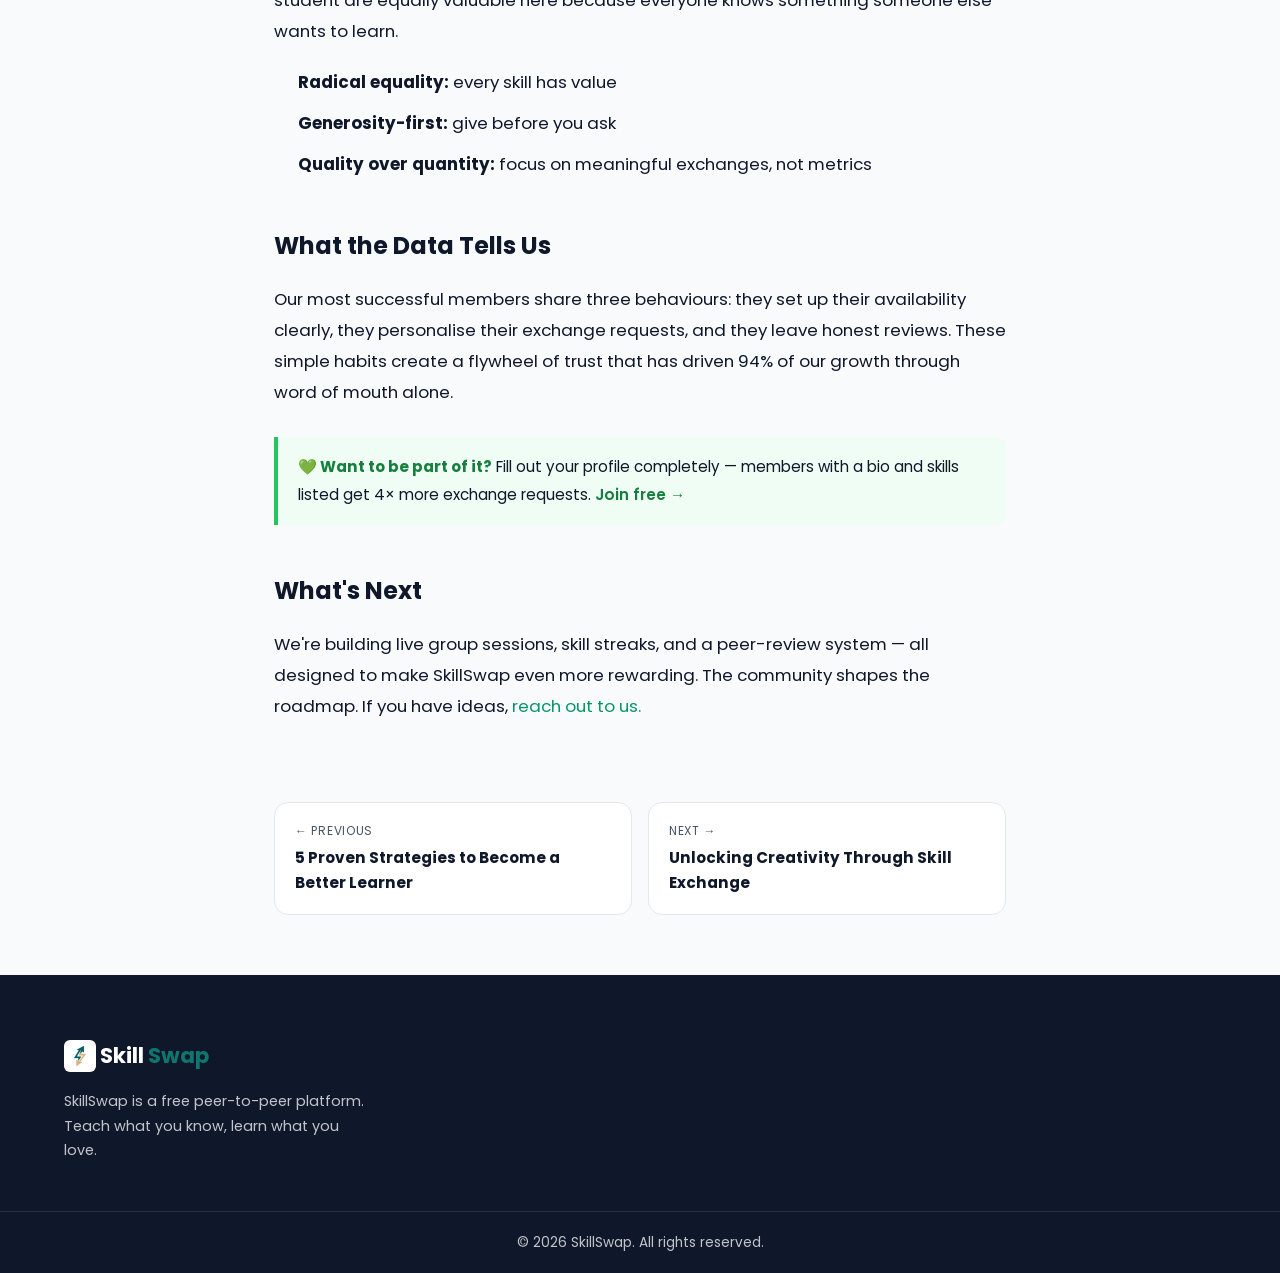
<file: mini/blog2.html>
<!DOCTYPE html>
<html lang="en">
<head>
  <meta charset="UTF-8" />
  <meta name="viewport" content="width=device-width, initial-scale=1.0" />
  <title>How SkillSwap Built a 50k-Strong Community — SkillSwap Blog</title>
  <meta name="description" content="From a small idea to a thriving platform — learn how our community of passionate learners grew and what makes SkillSwap special." />
  <link rel="preconnect" href="https://fonts.googleapis.com" />
  <link rel="preconnect" href="https://fonts.gstatic.com" crossorigin />
  <link href="https://fonts.googleapis.com/css2?family=Poppins:wght@300;400;500;600;700&display=swap" rel="stylesheet" />
  <link rel="stylesheet" href="index.css" />
  <link rel="shortcut icon" type="image/png" href="images/logo.png" />
  <style>
    .article-hero { background: linear-gradient(135deg,#064e3b 0%,#065f46 50%,#047857 100%); padding: 120px 24px 60px; text-align: center; color: #fff; }
    .article-tag { display: inline-block; background: rgba(255,255,255,0.15); border: 1px solid rgba(255,255,255,0.3); border-radius: 40px; padding: 4px 16px; font-size: 0.8rem; font-weight: 600; text-transform: uppercase; letter-spacing: .08em; margin-bottom: 20px; color: #6ee7b7; }
    .article-hero h1 { font-size: clamp(1.8rem,4vw,2.8rem); font-weight: 800; max-width: 780px; margin: 0 auto 16px; line-height: 1.25; }
    .article-hero__meta { display: flex; align-items: center; justify-content: center; gap: 20px; font-size: 0.85rem; color: rgba(255,255,255,0.7); flex-wrap: wrap; }
    .article-cover { max-width: 860px; margin: -40px auto 0; border-radius: 18px; overflow: hidden; box-shadow: 0 20px 60px rgba(0,0,0,0.2); }
    .article-cover img { width: 100%; height: 440px; object-fit: cover; display: block; }
    .article-body { max-width: 780px; margin: 60px auto 80px; padding: 0 24px; color: var(--clr-text,#334155); font-size: 1.05rem; line-height: 1.85; }
    .article-body h2 { font-size: 1.5rem; font-weight: 700; color: var(--clr-dark,#0f172a); margin: 44px 0 16px; }
    .article-body h3 { font-size: 1.15rem; font-weight: 600; color: var(--clr-dark,#0f172a); margin: 32px 0 10px; }
    .article-body p { margin-bottom: 20px; }
    .article-body ul, .article-body ol { margin: 0 0 20px 24px; }
    .article-body li { margin-bottom: 10px; }
    .article-tip { background: #f0fdf4; border-left: 4px solid #22c55e; border-radius: 0 10px 10px 0; padding: 16px 20px; margin: 28px 0; font-size: 0.95rem; }
    .article-tip strong { color: #15803d; }
    .stat-row { display: grid; grid-template-columns: repeat(3,1fr); gap: 16px; margin: 32px 0; }
    .stat-box { background: var(--clr-bg-alt,#f8fafc); border-radius: 14px; padding: 20px; text-align: center; border: 1px solid var(--clr-border,#e2e8f0); }
    .stat-box strong { display: block; font-size: 1.8rem; font-weight: 800; color: var(--clr-dark); }
    .stat-box span { font-size: 0.8rem; color: var(--clr-text-light); }
    .article-back { display: inline-flex; align-items: center; gap: 8px; color: #059669; font-weight: 600; text-decoration: none; margin-bottom: 40px; font-size: 0.9rem; }
    .article-back:hover { text-decoration: underline; }
    .article-nav { max-width: 780px; margin: 0 auto 60px; padding: 0 24px; display: flex; gap: 16px; flex-wrap: wrap; }
    .article-nav a { flex: 1; min-width: 200px; background: var(--clr-bg-alt,#f8fafc); border: 1px solid var(--clr-border,#e2e8f0); border-radius: 14px; padding: 18px 20px; text-decoration: none; color: var(--clr-text,#334155); transition: box-shadow .2s; }
    .article-nav a:hover { box-shadow: 0 4px 20px rgba(0,0,0,.08); }
    .article-nav span { display: block; font-size: .75rem; color: var(--clr-text-light); margin-bottom: 4px; text-transform: uppercase; letter-spacing: .06em; }
    .article-nav strong { font-size: .95rem; color: var(--clr-dark); }
    @media (max-width: 600px) { .stat-row { grid-template-columns: 1fr; } }
  </style>
</head>
<body>
  <header class="header" id="header" style="box-shadow:0 2px 20px rgba(0,0,0,.08);background:#fff;">
    <div class="container header__inner">
      <a href="index.html" class="logo" id="logo">
        <img src="images/logo.png" alt="Icon" style="height:32px;border-radius:6px;width:auto;" /> Skill<span class="logo__accent">Swap</span>
      </a>
      <nav class="nav" id="nav">
        <ul class="nav__list">
          <li><a href="index.html" class="nav__link">Home</a></li>
          <li><a href="skills.html" class="nav__link">Explore Skills</a></li>
          <li><a href="blog.html" class="nav__link active">Blog</a></li>
          <li><a href="contact.html" class="nav__link">Contact Us</a></li>
        </ul>
      </nav>
      <div class="header__actions">
        <a href="login.html" class="btn btn--outline" id="login-btn">Login</a>
        <a href="signup.html" class="btn btn--primary" id="signup-btn">Sign Up</a>
      </div>
    </div>
  </header>

  <div class="article-hero">
    <div class="article-tag">🤝 Community</div>
    <h1>How SkillSwap Built a 50k-Strong Community</h1>
    <div class="article-hero__meta">
      <span>✍️ SkillSwap Editorial</span>
      <span>📅 March 2026</span>
      <span>⏱️ 5 min read</span>
    </div>
  </div>

  <div class="article-cover">
    <img src="images/blog_community.png" alt="SkillSwap Community"
         onerror="this.src='https://images.unsplash.com/photo-1543269865-cbf427effbad?auto=format&fit=crop&w=1200&q=80'" />
  </div>

  <article class="article-body">
    <a href="blog.html" class="article-back">
      <svg width="16" height="16" viewBox="0 0 24 24" fill="none" stroke="currentColor" stroke-width="2"><path d="M19 12H5"/><polyline points="12 19 5 12 12 5"/></svg>
      Back to Blog
    </a>

    <p>Every great community starts with a simple belief — that people are more generous than we give them credit for. SkillSwap was born from that belief: that a guitarist in Austin and a web developer in London could help each other become better, without money changing hands.</p>

    <div class="stat-row">
      <div class="stat-box"><strong>50k+</strong><span>Active Members</span></div>
      <div class="stat-box"><strong>10k+</strong><span>Skills Shared</span></div>
      <div class="stat-box"><strong>100k+</strong><span>Connections Made</span></div>
    </div>

    <h2>It Started With Three People</h2>
    <p>The first SkillSwap happened between two friends — one who played guitar and one who could code. They traded 30-minute sessions and both came away richer. Word spread, and within months a small Discord server became a bustling marketplace of knowledge.</p>

    <h2>The Values That Stuck</h2>
    <p>What made SkillSwap different from every other learning platform was its founding principle: <strong>no money, no hierarchy, no gatekeeping.</strong> A Nobel laureate and a first-year student are equally valuable here because everyone knows something someone else wants to learn.</p>
    <ul>
      <li><strong>Radical equality:</strong> every skill has value</li>
      <li><strong>Generosity-first:</strong> give before you ask</li>
      <li><strong>Quality over quantity:</strong> focus on meaningful exchanges, not metrics</li>
    </ul>

    <h2>What the Data Tells Us</h2>
    <p>Our most successful members share three behaviours: they set up their availability clearly, they personalise their exchange requests, and they leave honest reviews. These simple habits create a flywheel of trust that has driven 94% of our growth through word of mouth alone.</p>

    <div class="article-tip">
      <strong>💚 Want to be part of it?</strong> Fill out your profile completely — members with a bio and skills listed get 4× more exchange requests. <a href="signup.html" style="color:#15803d;font-weight:600;">Join free →</a>
    </div>

    <h2>What's Next</h2>
    <p>We're building live group sessions, skill streaks, and a peer-review system — all designed to make SkillSwap even more rewarding. The community shapes the roadmap. If you have ideas, <a href="contact.html" style="color:#059669;">reach out to us.</a></p>
  </article>

  <nav class="article-nav">
    <a href="blog1.html">
      <span>← Previous</span>
      <strong>5 Proven Strategies to Become a Better Learner</strong>
    </a>
    <a href="blog3.html">
      <span>Next →</span>
      <strong>Unlocking Creativity Through Skill Exchange</strong>
    </a>
  </nav>

  <footer class="footer" id="footer">
    <div class="container footer__inner">
      <div class="footer__brand">
        <a href="index.html" class="logo logo--light">
          <img src="images/logo.png" alt="Icon" style="height:32px;border-radius:6px;width:auto;" /> Skill<span class="logo__accent">Swap</span>
        </a>
        <p>SkillSwap is a free peer-to-peer platform. Teach what you know, learn what you love.</p>
      </div>
    </div>
    <div class="footer__bottom"><div class="container"><p>© 2026 SkillSwap. All rights reserved.</p></div></div>
  </footer>
  <script src="script.js"></script>
</body>
</html>
</file>
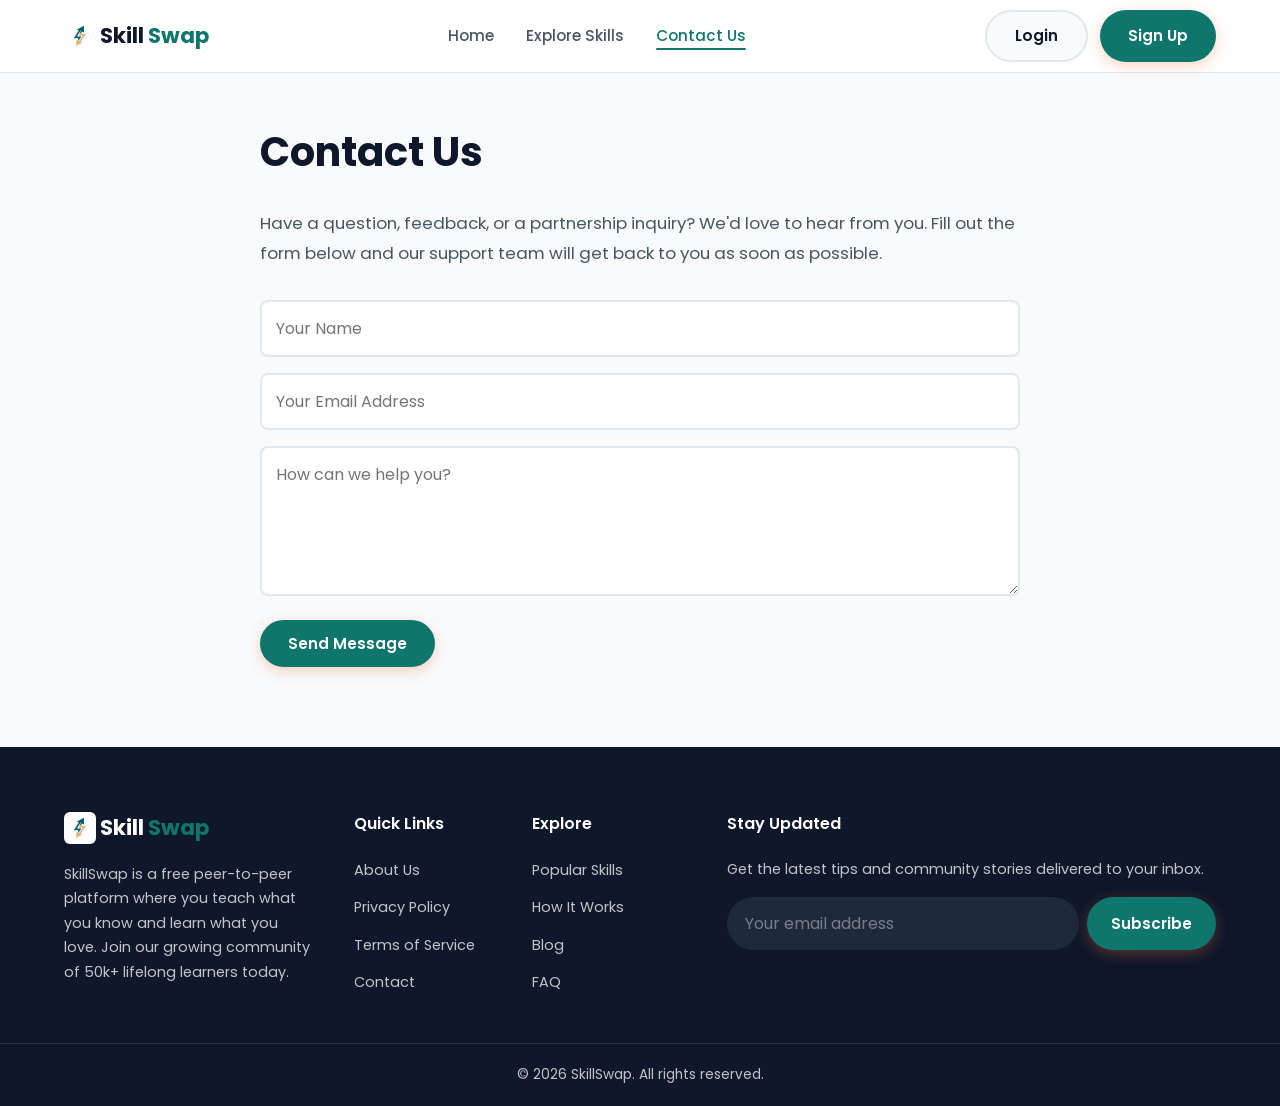
<file: mini/contact.html>
<!DOCTYPE html>
<html lang="en">
<head>
  <meta charset="UTF-8" />
  <meta name="viewport" content="width=device-width, initial-scale=1.0" />
  <title>Contact Us — SkillSwap</title>
  <link rel="preconnect" href="https://fonts.googleapis.com" />
  <link rel="preconnect" href="https://fonts.gstatic.com" crossorigin />
  <link href="https://fonts.googleapis.com/css2?family=Poppins:wght@300;400;500;600;700&display=swap" rel="stylesheet" />
  <link rel="stylesheet" href="index.css" />
  <style>
    .page-content {
      padding: 120px 20px 80px;
      max-width: 800px;
      margin: 0 auto;
    }
    .page-content h1 {
      font-size: 2.5rem;
      margin-bottom: 24px;
      color: var(--clr-dark);
    }
    .page-content p {
      font-size: 1.05rem;
      line-height: 1.8;
      color: var(--clr-text-light);
      margin-bottom: 32px;
    }
    .contact-form {
      display: flex;
      flex-direction: column;
      gap: 16px;
    }
    .contact-form input,
    .contact-form textarea {
      width: 100%;
      padding: 14px;
      border: 2px solid var(--clr-border);
      border-radius: var(--radius-sm);
      font-family: var(--ff);
      font-size: 1rem;
      outline: none;
      transition: var(--transition);
    }
    .contact-form input:focus,
    .contact-form textarea:focus {
      border-color: var(--clr-orange);
    }
    .contact-form textarea {
      min-height: 150px;
      resize: vertical;
    }
  </style>
  <link rel="shortcut icon" type="image/png" href="images/logo.png" />
</head>
<body>

  <!-- ===== HEADER ===== -->
  <header class="header" id="header" style="box-shadow: 0 2px 20px rgba(0,0,0,.08); background: #fff;">
    <div class="container header__inner">
      <a href="index.html" class="logo" id="logo">
        <img src="images/logo.png" alt="Icon" style="height: 32px; border-radius: 6px; width: auto;" /> Skill<span class="logo__accent">Swap</span>
      </a>

      <nav class="nav" id="nav">
        <ul class="nav__list">
          <li><a href="index.html" class="nav__link">Home</a></li>
          <li><a href="skills.html" class="nav__link">Explore Skills</a></li>
          <li><a href="contact.html" class="nav__link active">Contact Us</a></li>
        </ul>
      </nav>

      <div class="header__actions">
        <a href="login.html" class="btn btn--outline" id="login-btn">Login</a>
        <a href="signup.html" class="btn btn--primary" id="signup-btn">Sign Up</a>
      </div>
    </div>
  </header>

  <!-- ===== PAGE CONTENT ===== -->
  <main class="page-content">
    <h1>Contact Us</h1>
    <p>Have a question, feedback, or a partnership inquiry? We'd love to hear from you. Fill out the form below and our support team will get back to you as soon as possible.</p>
    
    <form class="contact-form" id="contact-form">
      <div>
        <input type="text" placeholder="Your Name" required />
      </div>
      <div>
        <input type="email" placeholder="Your Email Address" required />
      </div>
      <div>
        <textarea placeholder="How can we help you?" required></textarea>
      </div>
      <div>
        <button type="submit" class="btn btn--primary">Send Message</button>
      </div>
      <div id="contact-success" style="display:none;background:linear-gradient(135deg,#f0fdf4,#ecfdf5);border:1px solid #bbf7d0;border-radius:12px;padding:16px 20px;text-align:center;animation:fadeInScale .4s ease both;">
        <div style="font-size:1.5rem;margin-bottom:6px;">✅</div>
        <p style="margin:0;color:#16a34a;font-weight:600;font-size:.95rem;">Message sent successfully!</p>
        <p style="margin:4px 0 0;color:#475569;font-size:.85rem;">We'll get back to you soon.</p>
      </div>
    </form>
    <script>
      document.getElementById('contact-form').addEventListener('submit', function(e) {
        e.preventDefault();
        const successEl = document.getElementById('contact-success');
        successEl.style.display = 'block';
        this.querySelectorAll('input, textarea, button[type=submit]').forEach(el => { el.style.display = 'none'; });
        setTimeout(() => { this.reset(); successEl.style.display = 'none'; this.querySelectorAll('input, textarea, button[type=submit]').forEach(el => { el.style.display = ''; }); }, 4000);
      });
    </script>
  </main>

    <!-- ===== FOOTER ===== -->
  <footer class="footer" id="footer" style="margin-top: auto;">
    <div class="container footer__inner">
      <div class="footer__brand">
        <a href="index.html" class="logo logo--light">
          <img src="images/logo.png" alt="Icon" style="height: 32px; border-radius: 6px; width: auto;" /> Skill<span class="logo__accent">Swap</span>
        </a>
        <p>SkillSwap is a free peer-to-peer platform where you teach what you know and learn what you love. Join our growing community of 50k+ lifelong learners today.</p>
      </div>

      <div class="footer__links-row">
        <div class="footer__links">
          <h4>Quick Links</h4>
          <ul>
            <li><a href="about.html">About Us</a></li>
            <li><a href="privacy.html">Privacy Policy</a></li>
            <li><a href="terms.html">Terms of Service</a></li>
            <li><a href="contact.html">Contact</a></li>
          </ul>
        </div>

        <div class="footer__links">
          <h4>Explore</h4>
          <ul>
            <li><a href="skills.html">Popular Skills</a></li>
            <li><a href="index.html#how-it-works">How It Works</a></li>
            <li><a href="blog.html">Blog</a></li>
            <li><a href="index.html#faq">FAQ</a></li>
          </ul>
        </div>
      </div>

      <div class="footer__newsletter">
        <h4>Stay Updated</h4>
        <p>Get the latest tips and community stories delivered to your inbox.</p>
        <form class="footer__form" id="newsletter-form">
          <input type="email" placeholder="Your email address" required id="newsletter-email" />
          <button type="submit" class="btn btn--primary">Subscribe</button>
        </form>
      </div>
    </div>

    <div class="footer__bottom">
      <div class="container">
        <p>&copy; 2026 SkillSwap. All rights reserved.</p>
      </div>
    </div>
  </footer>

  <script src="script.js"></script>
</body>
</html>
</file>
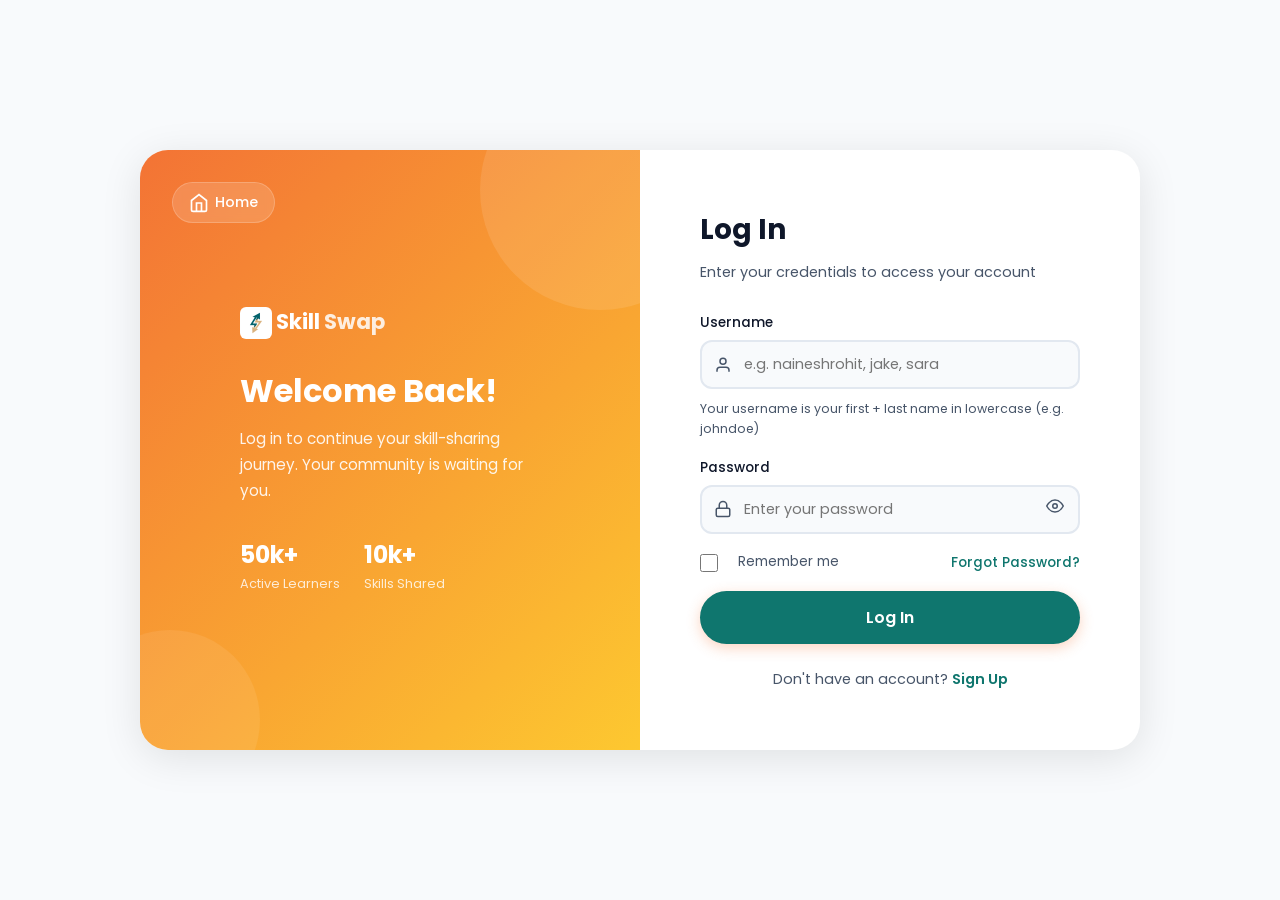
<file: mini/login.html>
<!DOCTYPE html>
<html lang="en">
<head>
  <meta charset="UTF-8" />
  <meta name="viewport" content="width=device-width, initial-scale=1.0" />
  <title>Login — SkillSwap</title>
  <link rel="preconnect" href="https://fonts.googleapis.com" />
  <link rel="preconnect" href="https://fonts.gstatic.com" crossorigin />
  <link href="https://fonts.googleapis.com/css2?family=Poppins:wght@300;400;500;600;700&display=swap" rel="stylesheet" />
  <link rel="stylesheet" href="index.css" />
  <link rel="stylesheet" href="auth.css" />
  <link rel="shortcut icon" type="image/png" href="images/logo.png" />
</head>
<body class="auth-body">

  <div class="auth-container">
    <div class="auth-left">
      <a href="index.html" class="auth-back">
        <svg width="20" height="20" viewBox="0 0 24 24" fill="none" stroke="currentColor" stroke-width="2"><path d="M3 9l9-7 9 7v11a2 2 0 0 1-2 2H5a2 2 0 0 1-2-2z"/><polyline points="9 22 9 12 15 12 15 22"/></svg>
        Home
      </a>
      <div class="auth-left__content">
        <a href="index.html" class="logo">
          <img src="images/logo.png" alt="Icon" style="height: 32px; border-radius: 6px; width: auto;" /> Skill<span class="logo__accent">Swap</span>
        </a>
        <h1>Welcome Back!</h1>
        <p>Log in to continue your skill-sharing journey. Your community is waiting for you.</p>
        <div class="auth-left__stats">
          <div class="auth-stat"><strong>50k+</strong><span>Active Learners</span></div>
          <div class="auth-stat"><strong>10k+</strong><span>Skills Shared</span></div>
        </div>
      </div>
    </div>

    <div class="auth-right">
      <div class="auth-form-wrapper">
        <h2>Log In</h2>
        <p class="auth-subtitle">Enter your credentials to access your account</p>

        <form class="auth-form" id="login-form">
          <div class="form-group">
            <label for="login-email">Username</label>
            <div class="input-wrapper">
              <svg class="input-icon" viewBox="0 0 24 24" fill="none" stroke="currentColor" stroke-width="2"><path d="M20 21v-2a4 4 0 00-4-4H8a4 4 0 00-4 4v2"/><circle cx="12" cy="7" r="4"/></svg>
              <input type="text" id="login-email" placeholder="e.g. naineshrohit, jake, sara" required autocomplete="username" />
            </div>
            <small style="color: var(--clr-text-light, #888); font-size: 0.78rem; margin-top: 4px; display: block;">Your username is your first + last name in lowercase (e.g. johndoe)</small>
          </div>

          <div class="form-group">
            <label for="login-password">Password</label>
            <div class="input-wrapper">
              <svg class="input-icon" viewBox="0 0 24 24" fill="none" stroke="currentColor" stroke-width="2"><rect x="3" y="11" width="18" height="11" rx="2"/><path d="M7 11V7a5 5 0 0110 0v4"/></svg>
              <input type="password" id="login-password" placeholder="Enter your password" required />
              <button type="button" class="toggle-password" aria-label="Toggle password visibility">
                <svg viewBox="0 0 24 24" fill="none" stroke="currentColor" stroke-width="2"><path d="M1 12s4-8 11-8 11 8 11 8-4 8-11 8-11-8-11-8z"/><circle cx="12" cy="12" r="3"/></svg>
              </button>
            </div>
          </div>

          <div class="form-options">
            <label class="checkbox-label">
              <input type="checkbox" id="remember-me" />
              <span class="checkmark"></span>
              Remember me
            </label>
            <a href="#" class="forgot-link">Forgot Password?</a>
          </div>

          <button type="submit" class="btn btn--primary btn--full">Log In</button>

        </form>

        <p class="auth-switch">Don't have an account? <a href="signup.html">Sign Up</a></p>
      </div>
    </div>
  </div>
  <script>
    const API = 'http://localhost:5000/api';

    // ── Toggle password visibility ──────────────────────────────────────
    document.querySelectorAll('.toggle-password').forEach(btn => {
      btn.addEventListener('click', () => {
        const input = btn.parentElement.querySelector('input');
        input.type = input.type === 'password' ? 'text' : 'password';
      });
    });

    // ── Show inline error ───────────────────────────────────────────────
    function showError(msg) {
      let el = document.getElementById('login-error');
      if (!el) {
        el = document.createElement('p');
        el.id = 'login-error';
        el.style.cssText = 'color:#ef4444;font-size:.85rem;margin-top:8px;font-weight:500;';
        document.getElementById('login-form').prepend(el);
      }
      el.textContent = msg;
    }

    // ── Hash password (SHA-256) to compare with stored hash ─────────────
    async function hashPassword(pw) {
      const encoder = new TextEncoder();
      const data = encoder.encode(pw);
      const hashBuffer = await crypto.subtle.digest('SHA-256', data);
      const hashArray = Array.from(new Uint8Array(hashBuffer));
      return hashArray.map(b => b.toString(16).padStart(2, '0')).join('');
    }

    // ── Fallback: localStorage login (with password verification) ───────
    async function localLogin(username, password) {
      const localUsers = JSON.parse(localStorage.getItem('skillSwapUsers') || '{}');
      const user = localUsers[username];

      if (user) {
        // Verify password — compare hashed input against stored hash
        const inputHash = await hashPassword(password);
        if (user.password === inputHash || user.password === password) {
          localStorage.setItem('currentUser', username);
          window.location.href = `profile.html?user=${username}`;
          return true;
        }
        return false; // wrong password
      }

      // Seed users (jake, sara, etc.) — allow any password for demo
      const seedIds = ['jake','sara','maria','raj','alex','lena'];
      if (seedIds.includes(username.toLowerCase())) {
        localStorage.setItem('currentUser', username.toLowerCase());
        window.location.href = `profile.html?user=${username.toLowerCase()}`;
        return true;
      }

      return false;
    }

    // ── Form submit ─────────────────────────────────────────────────────
    document.getElementById('login-form').addEventListener('submit', async e => {
      e.preventDefault();
      const submitBtn = e.target.querySelector('[type=submit]');
      const username  = document.getElementById('login-email').value.trim().toLowerCase();
      const password  = document.getElementById('login-password').value;

      submitBtn.innerHTML = '<span class="spinner" style="width:16px;height:16px;margin-right:8px;"></span>Logging in<span class="dots-anim"></span>';
      submitBtn.disabled    = true;
      submitBtn.classList.add('btn--loading');

      try {
        const controller = new AbortController();
        const timeout = setTimeout(() => controller.abort(), 2000);
        const res = await fetch(`${API}/auth/login`, {
          method: 'POST',
          credentials: 'include',
          headers: { 'Content-Type': 'application/json' },
          body: JSON.stringify({ username, password }),
          signal: controller.signal
        });
        clearTimeout(timeout);

        if (res.ok) {
          const data = await res.json();
          // Mirror user data into localStorage so profile works offline
          if (data.user) {
            const lsUsers = JSON.parse(localStorage.getItem('skillSwapUsers') || '{}');
            lsUsers[data.userId] = { ...data.user, id: data.userId };
            localStorage.setItem('skillSwapUsers', JSON.stringify(lsUsers));
          }
          localStorage.setItem('currentUser', data.userId);
          window.location.href = `profile.html?user=${data.userId}`;
          return;
        } else {
          const err = await res.json();
          // If backend rejects, try localStorage fallback
          if (!(await localLogin(username, password))) {
            showError(err.error || 'Invalid credentials. Try a username like: jake, sara, maria');
          }
        }
      } catch {
        // Backend offline — try localStorage
        if (!(await localLogin(username, password))) {
          showError('Backend offline. Try a demo username: jake, sara, maria');
        }
      }

      submitBtn.textContent = 'Log In';
      submitBtn.disabled    = false;
      submitBtn.classList.remove('btn--loading');
    });
  </script>

</body>
</html>
</file>
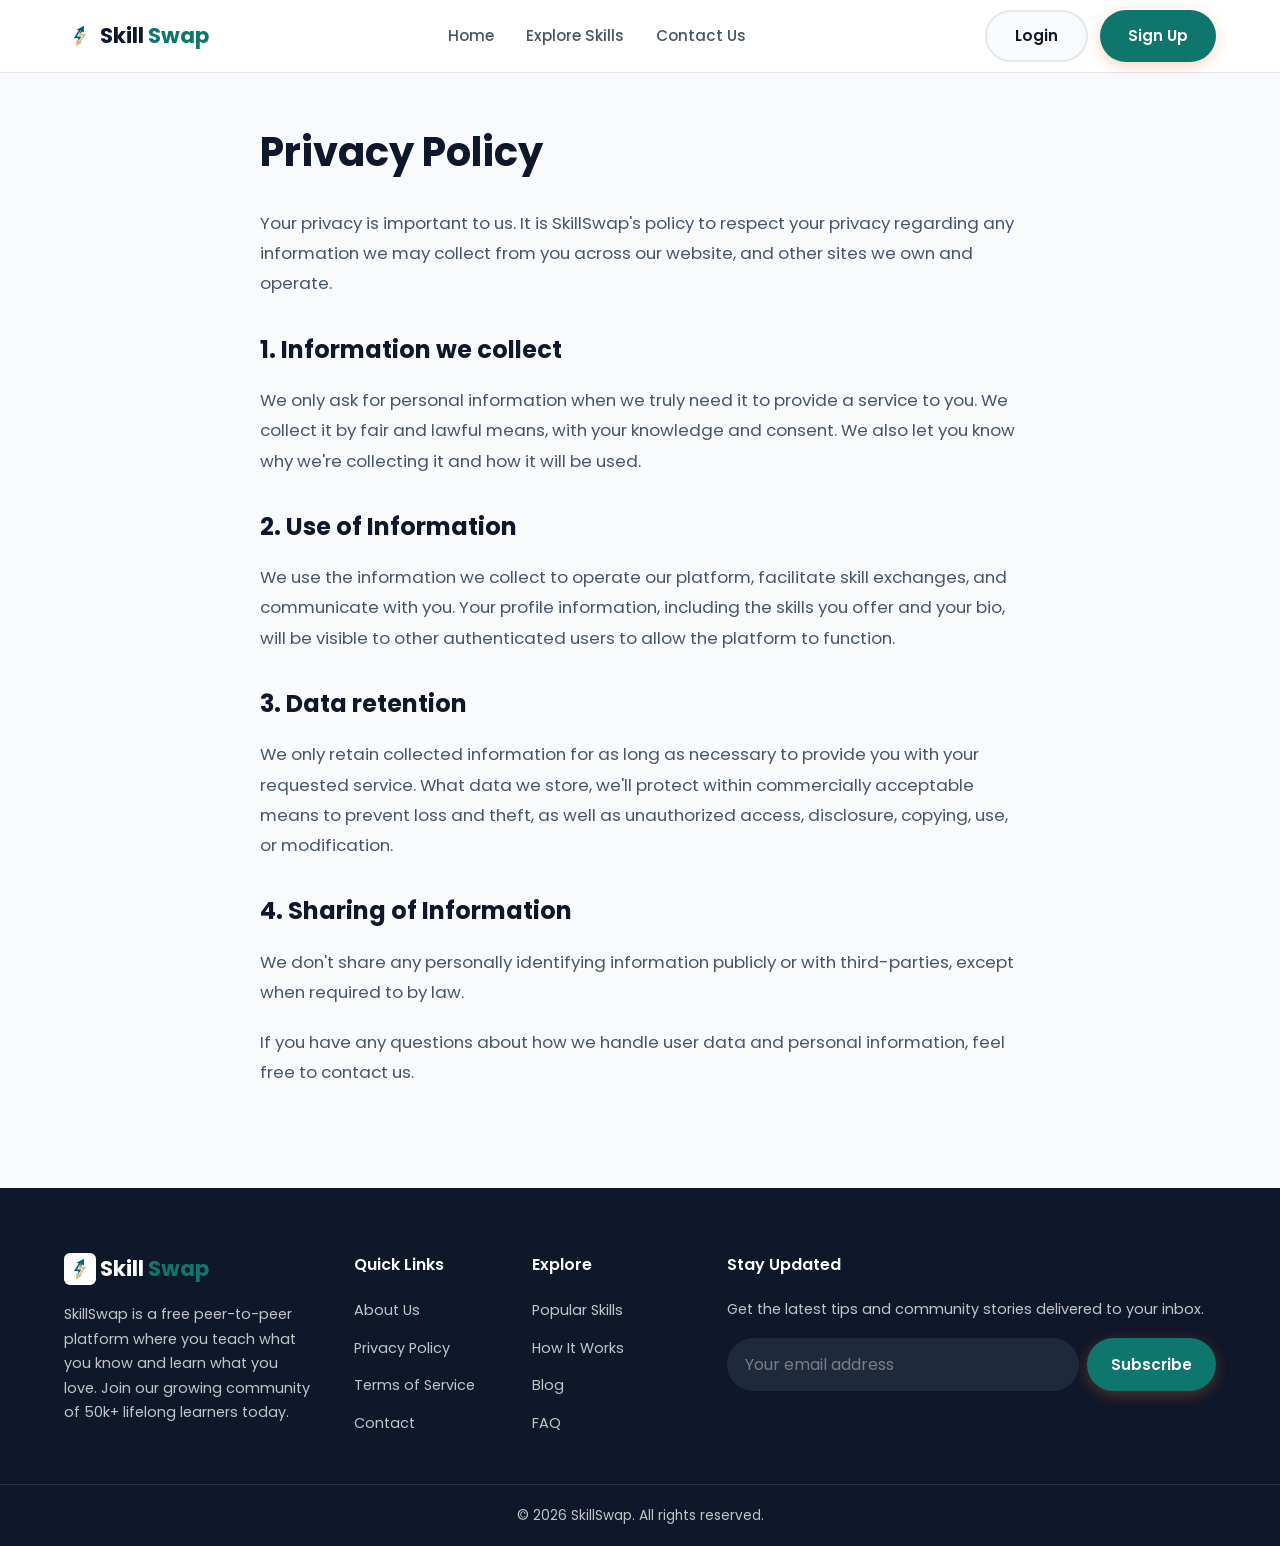
<file: mini/privacy.html>
<!DOCTYPE html>
<html lang="en">
<head>
  <meta charset="UTF-8" />
  <meta name="viewport" content="width=device-width, initial-scale=1.0" />
  <title>Privacy Policy — SkillSwap</title>
  <link rel="preconnect" href="https://fonts.googleapis.com" />
  <link rel="preconnect" href="https://fonts.gstatic.com" crossorigin />
  <link href="https://fonts.googleapis.com/css2?family=Poppins:wght@300;400;500;600;700&display=swap" rel="stylesheet" />
  <link rel="stylesheet" href="index.css" />
  <style>
    .page-content {
      padding: 120px 20px 80px;
      max-width: 800px;
      margin: 0 auto;
    }
    .page-content h1 {
      font-size: 2.5rem;
      margin-bottom: 24px;
      color: var(--clr-dark);
    }
    .page-content h2 {
      font-size: 1.5rem;
      margin-top: 32px;
      margin-bottom: 16px;
      color: var(--clr-dark);
    }
    .page-content p {
      font-size: 1.05rem;
      line-height: 1.8;
      color: var(--clr-text-light);
      margin-bottom: 20px;
    }
  </style>
  <link rel="shortcut icon" type="image/png" href="images/logo.png" />
</head>
<body>

  <!-- ===== HEADER ===== -->
  <header class="header" id="header" style="box-shadow: 0 2px 20px rgba(0,0,0,.08); background: #fff;">
    <div class="container header__inner">
      <a href="index.html" class="logo" id="logo">
        <img src="images/logo.png" alt="Icon" style="height: 32px; border-radius: 6px; width: auto;" /> Skill<span class="logo__accent">Swap</span>
      </a>

      <nav class="nav" id="nav">
        <ul class="nav__list">
          <li><a href="index.html" class="nav__link">Home</a></li>
          <li><a href="skills.html" class="nav__link">Explore Skills</a></li>
          <li><a href="contact.html" class="nav__link">Contact Us</a></li>
        </ul>
      </nav>

      <div class="header__actions">
        <a href="login.html" class="btn btn--outline" id="login-btn">Login</a>
        <a href="signup.html" class="btn btn--primary" id="signup-btn">Sign Up</a>
      </div>
    </div>
  </header>

  <!-- ===== PAGE CONTENT ===== -->
  <main class="page-content">
    <h1>Privacy Policy</h1>
    <p>Your privacy is important to us. It is SkillSwap's policy to respect your privacy regarding any information we may collect from you across our website, and other sites we own and operate.</p>
    
    <h2>1. Information we collect</h2>
    <p>We only ask for personal information when we truly need it to provide a service to you. We collect it by fair and lawful means, with your knowledge and consent. We also let you know why we're collecting it and how it will be used.</p>
    
    <h2>2. Use of Information</h2>
    <p>We use the information we collect to operate our platform, facilitate skill exchanges, and communicate with you. Your profile information, including the skills you offer and your bio, will be visible to other authenticated users to allow the platform to function.</p>

    <h2>3. Data retention</h2>
    <p>We only retain collected information for as long as necessary to provide you with your requested service. What data we store, we'll protect within commercially acceptable means to prevent loss and theft, as well as unauthorized access, disclosure, copying, use, or modification.</p>

    <h2>4. Sharing of Information</h2>
    <p>We don't share any personally identifying information publicly or with third-parties, except when required to by law.</p>
    
    <p>If you have any questions about how we handle user data and personal information, feel free to contact us.</p>
  </main>

    <!-- ===== FOOTER ===== -->
  <footer class="footer" id="footer" style="margin-top: auto;">
    <div class="container footer__inner">
      <div class="footer__brand">
        <a href="index.html" class="logo logo--light">
          <img src="images/logo.png" alt="Icon" style="height: 32px; border-radius: 6px; width: auto;" /> Skill<span class="logo__accent">Swap</span>
        </a>
        <p>SkillSwap is a free peer-to-peer platform where you teach what you know and learn what you love. Join our growing community of 50k+ lifelong learners today.</p>
      </div>

      <div class="footer__links-row">
        <div class="footer__links">
          <h4>Quick Links</h4>
          <ul>
            <li><a href="about.html">About Us</a></li>
            <li><a href="privacy.html">Privacy Policy</a></li>
            <li><a href="terms.html">Terms of Service</a></li>
            <li><a href="contact.html">Contact</a></li>
          </ul>
        </div>

        <div class="footer__links">
          <h4>Explore</h4>
          <ul>
            <li><a href="skills.html">Popular Skills</a></li>
            <li><a href="index.html#how-it-works">How It Works</a></li>
            <li><a href="blog.html">Blog</a></li>
            <li><a href="index.html#faq">FAQ</a></li>
          </ul>
        </div>
      </div>

      <div class="footer__newsletter">
        <h4>Stay Updated</h4>
        <p>Get the latest tips and community stories delivered to your inbox.</p>
        <form class="footer__form" id="newsletter-form">
          <input type="email" placeholder="Your email address" required id="newsletter-email" />
          <button type="submit" class="btn btn--primary">Subscribe</button>
        </form>
      </div>
    </div>

    <div class="footer__bottom">
      <div class="container">
        <p>&copy; 2026 SkillSwap. All rights reserved.</p>
      </div>
    </div>
  </footer>

  <script src="script.js"></script>
</body>
</html>
</file>
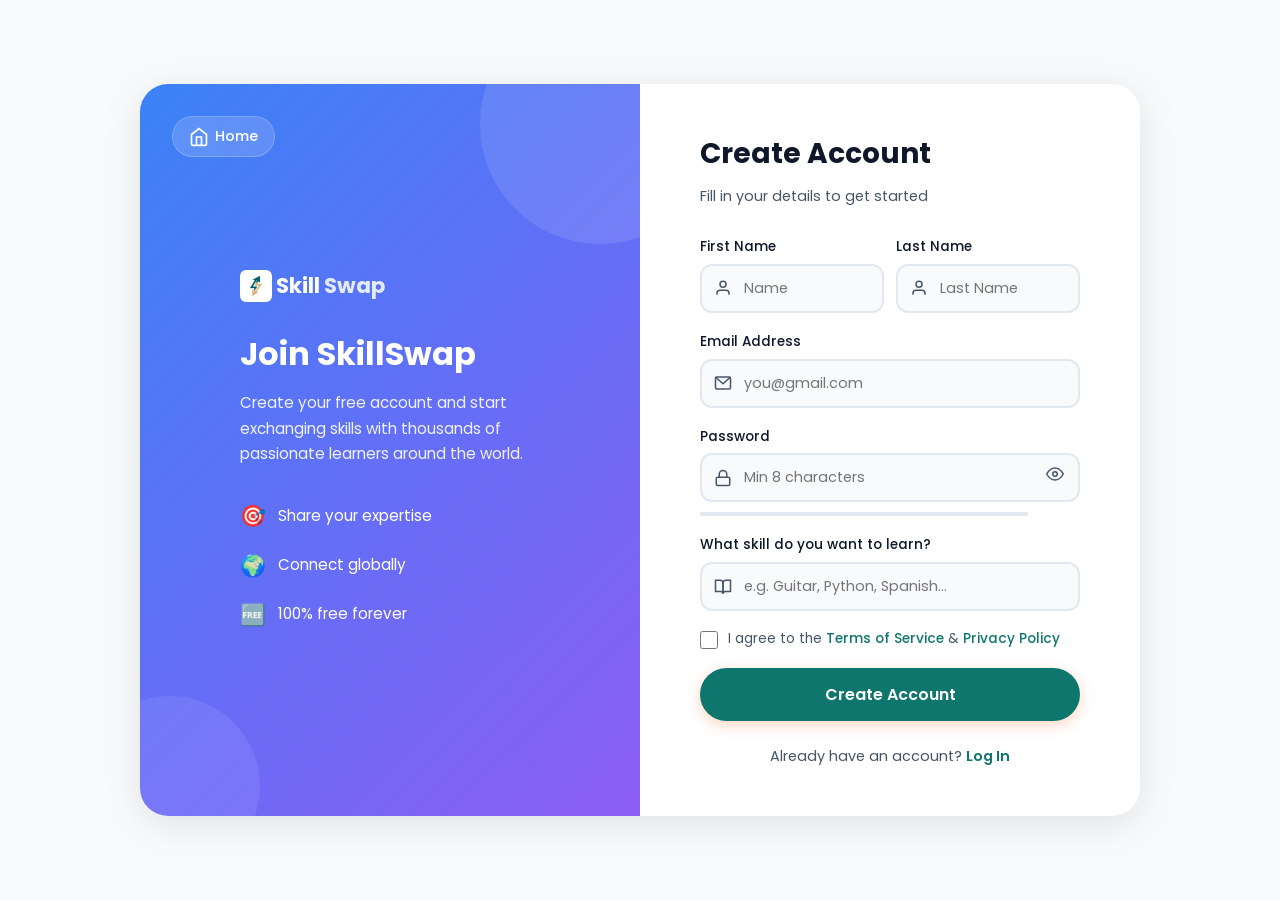
<file: mini/signup.html>
<!DOCTYPE html>
<html lang="en">
<head>
  <meta charset="UTF-8" />
  <meta name="viewport" content="width=device-width, initial-scale=1.0" />
  <title>Sign Up — SkillSwap</title>
  <link rel="preconnect" href="https://fonts.googleapis.com" />
  <link rel="preconnect" href="https://fonts.gstatic.com" crossorigin />
  <link href="https://fonts.googleapis.com/css2?family=Poppins:wght@300;400;500;600;700&display=swap" rel="stylesheet" />
  <link rel="stylesheet" href="index.css" />
  <link rel="stylesheet" href="auth.css" />
  <link rel="shortcut icon" type="image/png" href="images/logo.png" />
</head>
<body class="auth-body">

  <div class="auth-container">
    <div class="auth-left auth-left--signup">
      <a href="index.html" class="auth-back">
        <svg width="20" height="20" viewBox="0 0 24 24" fill="none" stroke="currentColor" stroke-width="2"><path d="M3 9l9-7 9 7v11a2 2 0 0 1-2 2H5a2 2 0 0 1-2-2z"/><polyline points="9 22 9 12 15 12 15 22"/></svg>
        Home
      </a>
      <div class="auth-left__content">
        <a href="index.html" class="logo">
          <img src="images/logo.png" alt="Icon" style="height: 32px; border-radius: 6px; width: auto;" /> Skill<span class="logo__accent">Swap</span>
        </a>
        <h1>Join SkillSwap</h1>
        <p>Create your free account and start exchanging skills with thousands of passionate learners around the world.</p>
        <div class="auth-left__features">
          <div class="auth-feature">
            <span class="auth-feature__icon">🎯</span>
            <span>Share your expertise</span>
          </div>
          <div class="auth-feature">
            <span class="auth-feature__icon">🌍</span>
            <span>Connect globally</span>
          </div>
          <div class="auth-feature">
            <span class="auth-feature__icon">🆓</span>
            <span>100% free forever</span>
          </div>
        </div>
      </div>
    </div>

    <div class="auth-right">
      <div class="auth-form-wrapper">
        <h2>Create Account</h2>
        <p class="auth-subtitle">Fill in your details to get started</p>

        <form class="auth-form" id="signup-form">
          <div class="form-row">
            <div class="form-group">
              <label for="first-name">First Name</label>
              <div class="input-wrapper">
                <svg class="input-icon" viewBox="0 0 24 24" fill="none" stroke="currentColor" stroke-width="2"><path d="M20 21v-2a4 4 0 00-4-4H8a4 4 0 00-4 4v2"/><circle cx="12" cy="7" r="4"/></svg>
                <input type="text" id="first-name" placeholder="Name" required />
              </div>
            </div>
            <div class="form-group">
              <label for="last-name">Last Name</label>
              <div class="input-wrapper">
                <svg class="input-icon" viewBox="0 0 24 24" fill="none" stroke="currentColor" stroke-width="2"><path d="M20 21v-2a4 4 0 00-4-4H8a4 4 0 00-4 4v2"/><circle cx="12" cy="7" r="4"/></svg>
                <input type="text" id="last-name" placeholder="Last Name" required />
              </div>
            </div>
          </div>

          <div class="form-group">
            <label for="signup-email">Email Address</label>
            <div class="input-wrapper">
              <svg class="input-icon" viewBox="0 0 24 24" fill="none" stroke="currentColor" stroke-width="2"><rect x="2" y="4" width="20" height="16" rx="2"/><path d="M22 4L12 13 2 4"/></svg>
              <input type="email" id="signup-email" placeholder="you@gmail.com" required />
            </div>
          </div>

          <div class="form-group">
            <label for="signup-password">Password</label>
            <div class="input-wrapper">
              <svg class="input-icon" viewBox="0 0 24 24" fill="none" stroke="currentColor" stroke-width="2"><rect x="3" y="11" width="18" height="11" rx="2"/><path d="M7 11V7a5 5 0 0110 0v4"/></svg>
              <input type="password" id="signup-password" placeholder="Min 8 characters" required minlength="8" />
              <button type="button" class="toggle-password" aria-label="Toggle password visibility">
                <svg viewBox="0 0 24 24" fill="none" stroke="currentColor" stroke-width="2"><path d="M1 12s4-8 11-8 11 8 11 8-4 8-11 8-11-8-11-8z"/><circle cx="12" cy="12" r="3"/></svg>
              </button>
            </div>
            <div class="password-strength" id="password-strength">
              <div class="strength-bar"><span></span></div>
              <span class="strength-text"></span>
            </div>
          </div>

          <div class="form-group">
            <label for="skill-interest">What skill do you want to learn?</label>
            <div class="input-wrapper">
              <svg class="input-icon" viewBox="0 0 24 24" fill="none" stroke="currentColor" stroke-width="2"><path d="M2 3h6a4 4 0 014 4v14a3 3 0 00-3-3H2z"/><path d="M22 3h-6a4 4 0 00-4 4v14a3 3 0 013-3h7z"/></svg>
              <input type="text" id="skill-interest" placeholder="e.g. Guitar, Python, Spanish..." />
            </div>
          </div>

          <label class="checkbox-label">
            <input type="checkbox" id="agree-terms" required />
            <span>I agree to the <a href="#">Terms of Service</a> &amp; <a href="#">Privacy Policy</a></span>
          </label>

          <button type="submit" class="btn btn--primary btn--full">Create Account</button>
        </form>

        <p class="auth-switch">Already have an account? <a href="login.html">Log In</a></p>
      </div>
    </div>
  </div>

  <!-- ===== OTP MODAL ===== -->
  <div class="modal-overlay" id="otp-modal" aria-hidden="true">
    <div class="modal" style="text-align: center; max-width: 400px;">
      <div class="modal__body" style="padding: 40px 24px;">
        <h3 class="modal__name" style="margin-bottom: 8px;">Verify Your Email</h3>
        <p class="modal__title" style="margin-bottom: 24px;">We sent a 4-digit code to <strong id="otp-email-display"></strong>.</p>
        <div style="display: flex; gap: 12px; justify-content: center; margin-bottom: 24px;">
          <input type="text" maxlength="1" class="otp-input" />
          <input type="text" maxlength="1" class="otp-input" />
          <input type="text" maxlength="1" class="otp-input" />
          <input type="text" maxlength="1" class="otp-input" />
        </div>
        <button class="btn btn--primary btn--full" id="verify-otp-btn">Verify &amp; Create Account</button>
        <p style="margin-top: 16px; font-size: 0.85rem; color: var(--clr-text-light);">Use code <strong>1234</strong> for this demo.</p>
      </div>
    </div>
  </div>

  <script>
    const API = 'http://localhost:5000/api';

    // ── Hash password (SHA-256) ─────────────────────────────────────
    async function hashPassword(pw) {
      const encoder = new TextEncoder();
      const data = encoder.encode(pw);
      const hashBuffer = await crypto.subtle.digest('SHA-256', data);
      const hashArray = Array.from(new Uint8Array(hashBuffer));
      return hashArray.map(b => b.toString(16).padStart(2, '0')).join('');
    }

    // ── Toggle password visibility ────────────────────────────────────
    document.querySelectorAll('.toggle-password').forEach(btn => {
      btn.addEventListener('click', () => {
        const input = btn.parentElement.querySelector('input');
        input.type = input.type === 'password' ? 'text' : 'password';
      });
    });

    // ── Password strength indicator ───────────────────────────────────
    const pwdInput     = document.getElementById('signup-password');
    const strengthBar  = document.querySelector('.strength-bar span');
    const strengthText = document.querySelector('.strength-text');

    pwdInput.addEventListener('input', () => {
      const val = pwdInput.value;
      let score = 0;
      if (val.length >= 8)          score++;
      if (/[A-Z]/.test(val))        score++;
      if (/[0-9]/.test(val))        score++;
      if (/[^A-Za-z0-9]/.test(val)) score++;

      const levels = ['', 'Weak', 'Fair', 'Good', 'Strong'];
      const colors = ['', '#ef4444', '#f59e0b', '#3b82f6', '#22c55e'];
      const widths = ['0%', '25%', '50%', '75%', '100%'];

      strengthBar.style.width      = widths[score];
      strengthBar.style.background = colors[score];
      strengthText.textContent     = levels[score];
      strengthText.style.color     = colors[score];
    });

    // ── Form submit → OTP modal ───────────────────────────────────────
    const signupForm      = document.getElementById('signup-form');
    const otpModal        = document.getElementById('otp-modal');
    const otpEmailDisplay = document.getElementById('otp-email-display');
    const verifyBtn       = document.getElementById('verify-otp-btn');
    const otpInputs       = document.querySelectorAll('.otp-input');
    let pendingUser = null;

    signupForm.addEventListener('submit', e => {
      e.preventDefault();
      const firstName = document.getElementById('first-name').value.trim();
      const lastName  = document.getElementById('last-name').value.trim();
      const email     = document.getElementById('signup-email').value.trim();
      const interest  = document.getElementById('skill-interest').value.trim() || 'Learning Skills';
      const password  = document.getElementById('signup-password').value;

      pendingUser = {
        name:     `${firstName} ${lastName}`,
        initials: (firstName[0] + lastName[0]).toUpperCase(),
        title:    'New Member',
        rating:   'New',
        students: '0',
        location: 'Earth',
        bio:      'Excited to start exchanging skills on SkillSwap!',
        offered:  [],
        wanted:   [interest],
        greeting: 'Hi there! I just joined SkillSwap.',
        username: (firstName + lastName).toLowerCase().replace(/[^a-z0-9]/g, ''),
        password: password
      };

      otpEmailDisplay.textContent = email;
      otpModal.classList.add('active');
    });

    // ── OTP Input: auto-advance & backspace ───────────────────────────
    otpInputs.forEach((input, index) => {
      input.addEventListener('input', e => {
        if (e.target.value.length === 1 && index < otpInputs.length - 1)
          otpInputs[index + 1].focus();
      });
      input.addEventListener('keydown', e => {
        if (e.key === 'Backspace' && e.target.value === '' && index > 0)
          otpInputs[index - 1].focus();
      });
    });

    // ── Verify OTP → register ─────────────────────────────────────────
    verifyBtn.addEventListener('click', async () => {
      const code = Array.from(otpInputs).map(i => i.value).join('');
      if (code !== '1234') {
        // Show styled error dialog instead of native alert
        const existing = document.getElementById('otp-error-dialog');
        if (existing) existing.remove();
        const errDiv = document.createElement('div');
        errDiv.id = 'otp-error-dialog';
        errDiv.style.cssText = 'background:#fef2f2;color:#dc2626;border:1px solid #fecaca;border-radius:10px;padding:10px 14px;font-size:0.85rem;margin-top:12px;display:flex;align-items:center;gap:8px;animation:fadeInScale .3s ease both;';
        errDiv.innerHTML = `<svg viewBox="0 0 24 24" fill="none" stroke="currentColor" stroke-width="2" width="16" height="16" style="flex-shrink:0;"><circle cx="12" cy="12" r="10"/><line x1="15" y1="9" x2="9" y2="15"/><line x1="9" y1="9" x2="15" y2="15"/></svg>Invalid OTP. Please enter <strong>1234</strong> for the demo.`;
        verifyBtn.parentElement.appendChild(errDiv);
        setTimeout(() => errDiv.remove(), 4000);
        return;
      }

      verifyBtn.innerHTML = '<span class="spinner" style="width:16px;height:16px;margin-right:8px;"></span>Creating Account<span class="dots-anim"></span>';
      verifyBtn.style.pointerEvents = 'none';
      verifyBtn.classList.add('btn--loading');

      try {
        // 1. Try Flask backend ────────────────────────────────────────
        const controller = new AbortController();
        const timeout = setTimeout(() => controller.abort(), 8000);
        const res = await fetch(`${API}/auth/signup`, {
          method:      'POST',
          credentials: 'include',
          headers:     { 'Content-Type': 'application/json' },
          body: JSON.stringify({
            username:  pendingUser.username,
            name:      pendingUser.name,
            password:  pendingUser.password,
            title:     pendingUser.title,
            initials:  pendingUser.initials,
            wanted:    pendingUser.wanted,
            bio:       pendingUser.bio,
            greeting:  pendingUser.greeting
          }),
          signal: controller.signal
        });
        clearTimeout(timeout);

        if (res.ok) {
          const data = await res.json();
          // Mirror into localStorage so file:// pages can also read the user
          const hashedPw = await hashPassword(pendingUser.password);
          const lsUsers = JSON.parse(localStorage.getItem('skillSwapUsers') || '{}');
          lsUsers[data.userId] = { ...pendingUser, id: data.userId, initials: data.initials, password: hashedPw };
          localStorage.setItem('skillSwapUsers', JSON.stringify(lsUsers));
          localStorage.setItem('currentUser', data.userId);
          window.location.href = `profile.html?user=${data.userId}`;
          return;
        }
        // Username conflict — fall through to localStorage fallback
      } catch (_) {
        // Backend offline — fall through
      }

      // 2. Fallback: localStorage only ──────────────────────────────
      const userId  = pendingUser.username;
      const hashedPw = await hashPassword(pendingUser.password);
      const lsUsers = JSON.parse(localStorage.getItem('skillSwapUsers') || '{}');
      lsUsers[userId] = { ...pendingUser, id: userId, password: hashedPw };
      localStorage.setItem('skillSwapUsers', JSON.stringify(lsUsers));
      localStorage.setItem('currentUser', userId);
      window.location.href = `profile.html?user=${userId}`;
    });
  </script>

</body>
</html>
</file>
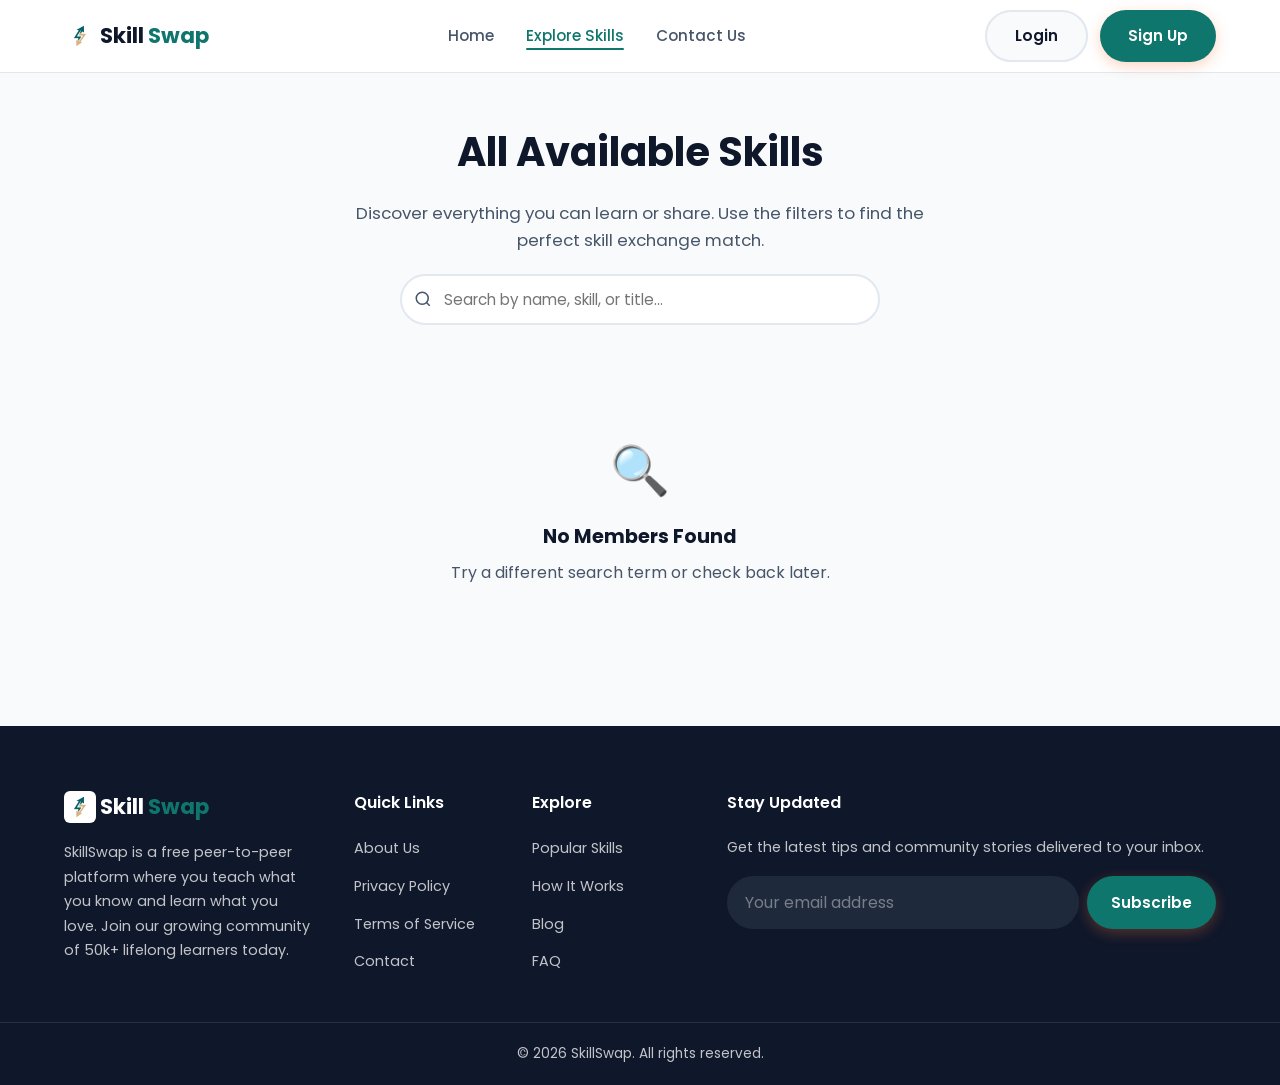
<file: mini/skills.html>
<!DOCTYPE html>
<html lang="en">
<head>
  <meta charset="UTF-8" />
  <meta name="viewport" content="width=device-width, initial-scale=1.0" />
  <title>Explore All Skills &#8211; SkillSwap</title>
  <link rel="preconnect" href="https://fonts.googleapis.com" />
  <link rel="preconnect" href="https://fonts.gstatic.com" crossorigin />
  <link href="https://fonts.googleapis.com/css2?family=Poppins:wght@300;400;500;600;700&display=swap" rel="stylesheet" />
  <link rel="stylesheet" href="index.css" />
  <style>
    .page-content {
      padding: 120px 20px 80px;
      max-width: 1200px;
      margin: 0 auto;
    }
    .page-header {
      text-align: center;
      margin-bottom: 48px;
    }
    .page-header h1 {
      font-size: 2.5rem;
      margin-bottom: 16px;
      color: var(--clr-dark);
    }
    .page-header p {
      font-size: 1.05rem;
      color: var(--clr-text-light);
      max-width: 600px;
      margin: 0 auto;
    }
  </style>
  <link rel="shortcut icon" type="image/png" href="images/logo.png" />
</head>
<body>

  <!-- ===== HEADER ===== -->
  <header class="header" id="header" style="box-shadow: 0 2px 20px rgba(0,0,0,.08); background: #fff;">
    <div class="container header__inner">
      <a href="index.html" class="logo" id="logo">
        <img src="images/logo.png" alt="Icon" style="height: 32px; border-radius: 6px; width: auto;" /> Skill<span class="logo__accent">Swap</span>
      </a>

      <nav class="nav" id="nav">
        <ul class="nav__list">
          <li><a href="index.html" class="nav__link">Home</a></li>
          <li><a href="skills.html" class="nav__link active">Explore Skills</a></li>
          <li><a href="contact.html" class="nav__link">Contact Us</a></li>
        </ul>
      </nav>

      <div class="header__actions">
        <a href="login.html" class="btn btn--outline" id="login-btn">Login</a>
        <a href="signup.html" class="btn btn--primary" id="signup-btn">Sign Up</a>
      </div>
    </div>
  </header>

  <!-- ===== PAGE CONTENT ===== -->
  <main class="page-content">
    <div class="page-header">
      <h1>All Available Skills</h1>
      <p>Discover everything you can learn or share. Use the filters to find the perfect skill exchange match.</p>
      <div style="max-width:480px;margin:20px auto 0;position:relative;">
        <svg viewBox="0 0 24 24" fill="none" stroke="currentColor" stroke-width="2" width="18" height="18"
          style="position:absolute;left:14px;top:50%;transform:translateY(-50%);color:var(--clr-text-light);pointer-events:none;">
          <circle cx="11" cy="11" r="8"/><line x1="21" y1="21" x2="16.65" y2="16.65"/>
        </svg>
        <input type="text" id="page-search" placeholder="Search by name, skill, or title..."
          style="width:100%;padding:12px 16px 12px 42px;border:2px solid var(--clr-border,#e2e8f0);border-radius:999px;font-family:inherit;font-size:.95rem;outline:none;transition:border-color .2s;box-sizing:border-box;"
          onfocus="this.style.borderColor='var(--clr-orange)'" onblur="this.style.borderColor='var(--clr-border,#e2e8f0)'" />
      </div>
    </div>

    <!-- Loading spinner (shown while fetching) -->
    <div id="skills-loading" style="text-align:center;padding:60px 20px;">
      <div class="spinner spinner--dark spinner--lg" style="width:36px;height:36px;border-width:3px;margin:0 auto 16px;"></div>
      <p style="color:var(--clr-text-light);font-size:.95rem;">Loading members<span class="dots-anim"></span></p>
    </div>

    <!-- Dynamic skills grid (populated by JS) -->
    <div class="skills__grid" id="skills-grid" style="margin-bottom: 40px; display:none;"></div>

    <!-- Empty state -->
    <div id="skills-empty" style="display:none;text-align:center;padding:60px 20px;">
      <div style="font-size:3rem;margin-bottom:12px;">🔍</div>
      <h3 style="font-size:1.2rem;margin-bottom:8px;">No Members Found</h3>
      <p style="color:var(--clr-text-light);">Try a different search term or check back later.</p>
    </div>

  </main>

    <!-- ===== FOOTER ===== -->
  <footer class="footer" id="footer" style="margin-top: auto;">
    <div class="container footer__inner">
      <div class="footer__brand">
        <a href="index.html" class="logo logo--light">
          <img src="images/logo.png" alt="Icon" style="height: 32px; border-radius: 6px; width: auto;" /> Skill<span class="logo__accent">Swap</span>
        </a>
        <p>SkillSwap is a free peer-to-peer platform where you teach what you know and learn what you love. Join our growing community of 50k+ lifelong learners today.</p>
      </div>

      <div class="footer__links-row">
        <div class="footer__links">
          <h4>Quick Links</h4>
          <ul>
            <li><a href="about.html">About Us</a></li>
            <li><a href="privacy.html">Privacy Policy</a></li>
            <li><a href="terms.html">Terms of Service</a></li>
            <li><a href="contact.html">Contact</a></li>
          </ul>
        </div>

        <div class="footer__links">
          <h4>Explore</h4>
          <ul>
            <li><a href="skills.html">Popular Skills</a></li>
            <li><a href="index.html#how-it-works">How It Works</a></li>
            <li><a href="blog.html">Blog</a></li>
            <li><a href="index.html#faq">FAQ</a></li>
          </ul>
        </div>
      </div>

      <div class="footer__newsletter">
        <h4>Stay Updated</h4>
        <p>Get the latest tips and community stories delivered to your inbox.</p>
        <form class="footer__form" id="newsletter-form">
          <input type="email" placeholder="Your email address" required id="newsletter-email" />
          <button type="submit" class="btn btn--primary">Subscribe</button>
        </form>
      </div>
    </div>

    <div class="footer__bottom">
      <div class="container">
        <p>&copy; 2026 SkillSwap. All rights reserved.</p>
      </div>
    </div>
  </footer>

  <script src="script.js"></script>
  <script>
    // ── Dynamic Skills Grid: fetch all users from backend ────────────
    const API_BASE = 'http://localhost:5000/api';

    // Category/icon mapping based on skills
    const SKILL_CATEGORIES = {
      'guitar':       { icon: '🎸', label: 'Music' },
      'music':        { icon: '🎵', label: 'Music' },
      'songwriting':  { icon: '🎶', label: 'Music' },
      'piano':        { icon: '🎹', label: 'Music' },
      'singing':      { icon: '🎤', label: 'Music' },
      'web':          { icon: '💻', label: 'Tech' },
      'react':        { icon: '⚛️', label: 'Tech' },
      'css':          { icon: '🎨', label: 'Design' },
      'python':       { icon: '🐍', label: 'Tech' },
      'javascript':   { icon: '💻', label: 'Tech' },
      'programming':  { icon: '💻', label: 'Tech' },
      'coding':       { icon: '💻', label: 'Tech' },
      'spanish':      { icon: '🌍', label: 'Language' },
      'french':       { icon: '🌍', label: 'Language' },
      'english':      { icon: '🌍', label: 'Language' },
      'language':     { icon: '🌍', label: 'Language' },
      'photography':  { icon: '📷', label: 'Creative' },
      'video':        { icon: '🎬', label: 'Creative' },
      'design':       { icon: '🎨', label: 'Design' },
      'cooking':      { icon: '🍳', label: 'Lifestyle' },
      'fitness':      { icon: '💪', label: 'Fitness' },
      'yoga':         { icon: '🧘', label: 'Wellness' },
      'writing':      { icon: '✍️', label: 'Creative' },
      'art':          { icon: '🖌️', label: 'Creative' },
      'math':         { icon: '📐', label: 'Academic' },
      'science':      { icon: '🔬', label: 'Academic' },
      'business':     { icon: '💼', label: 'Business' },
    };

    // Avatar gradient colors (cycle through for variety)
    const AVATAR_GRADIENTS = [
      'linear-gradient(135deg, #6366f1, #8b5cf6)',
      'linear-gradient(135deg, #f59e0b, #ef4444)',
      'linear-gradient(135deg, #10b981, #06b6d4)',
      'linear-gradient(135deg, #ec4899, #8b5cf6)',
      'linear-gradient(135deg, #0ea5e9, #6366f1)',
      'linear-gradient(135deg, #f97316, #f59e0b)',
      'linear-gradient(135deg, #14b8a6, #22c55e)',
    ];

    function getCategoryForUser(user) {
      const allSkills = [...(user.offered || []), ...(user.wanted || [])].join(' ').toLowerCase();
      for (const [keyword, cat] of Object.entries(SKILL_CATEGORIES)) {
        if (allSkills.includes(keyword)) return cat;
      }
      return { icon: '✦', label: 'Skills' };
    }

    function buildStars(rating) {
      const r = parseFloat(rating) || 0;
      const full = Math.round(r);
      return '★'.repeat(Math.min(full, 5)) + '☆'.repeat(Math.max(0, 5 - full));
    }

    function createSkillCard(user, index) {
      const cat = getCategoryForUser(user);
      const gradient = AVATAR_GRADIENTS[index % AVATAR_GRADIENTS.length];
      const primarySkill = (user.offered && user.offered[0]) || (user.wanted && user.wanted[0]) || user.title || 'SkillSwap Member';
      const rating = user.rating || 'New';
      const isNew = rating === 'New' || rating === '0.0' || rating === '0';

      const card = document.createElement('a');
      card.href = `profile.html?user=${user.id}`;
      card.className = 'skill-card animate-on-scroll';
      card.setAttribute('data-name', (user.name || '').toLowerCase());
      card.setAttribute('data-skills', [...(user.offered || []), ...(user.wanted || [])].join(' ').toLowerCase());
      card.setAttribute('data-title', (user.title || '').toLowerCase());

      card.innerHTML = `
        <div class="skill-card__image" style="display:flex;align-items:center;justify-content:center;background:${gradient};position:relative;">
          <div style="font-size:3rem;font-weight:800;color:rgba(255,255,255,0.9);letter-spacing:4px;text-shadow:0 2px 10px rgba(0,0,0,0.2);">
            ${user.initials || '??'}
          </div>
          <span class="skill-card__badge">${cat.icon} ${cat.label}</span>
        </div>
        <div class="skill-card__body">
          <h3 class="skill-card__title">${primarySkill}</h3>
          <div class="skill-card__meta">
            <div class="skill-card__instructor">
              <div class="avatar avatar--sm" style="background:${gradient};color:#fff;font-size:0.7rem;">${user.initials || '??'}</div>
              <span>${user.name || 'Unknown'}</span>
            </div>
            <div class="skill-card__rating">
              ${isNew
                ? '<span style="background:#f0fdf4;color:#16a34a;padding:2px 10px;border-radius:20px;font-size:.75rem;font-weight:600;">New</span>'
                : `<span class="stars" style="color:#f59e0b;">${buildStars(rating)}</span><span>${rating}</span>`
              }
            </div>
          </div>
        </div>`;
      return card;
    }

    (async function loadSkillsGrid() {
      const grid    = document.getElementById('skills-grid');
      const loading = document.getElementById('skills-loading');
      const empty   = document.getElementById('skills-empty');

      let users = [];

      // 1. Try backend
      try {
        const controller = new AbortController();
        const timeout = setTimeout(() => controller.abort(), 3000);
        const res = await fetch(`${API_BASE}/users`, {
          headers: { 'Content-Type': 'application/json' },
          signal: controller.signal
        });
        clearTimeout(timeout);
        if (res.ok) users = await res.json();
      } catch (_) { /* backend offline */ }

      // 2. Fallback: merge localStorage users
      const localUsers = JSON.parse(localStorage.getItem('skillSwapUsers') || '{}');
      const userIds = new Set(users.map(u => u.id));
      Object.entries(localUsers).forEach(([id, u]) => {
        if (!userIds.has(id)) users.push({ ...u, id });
      });

      // 3. Exclude the logged-in user (own profile belongs in dashboard only)
      const currentUser = localStorage.getItem('currentUser');
      if (currentUser) {
        users = users.filter(u => u.id !== currentUser);
      }

      loading.style.display = 'none';

      if (users.length === 0) {
        empty.style.display = 'block';
        return;
      }

      // Render cards
      users.forEach((user, i) => {
        grid.appendChild(createSkillCard(user, i));
      });

      grid.style.display = '';

      // Trigger scroll animations
      const observer = new IntersectionObserver((entries) => {
        entries.forEach(entry => {
          if (entry.isIntersecting) {
            entry.target.classList.add('visible');
            observer.unobserve(entry.target);
          }
        });
      }, { threshold: 0.15 });
      grid.querySelectorAll('.skill-card').forEach(el => observer.observe(el));

      // ── Search filter ──────────────────────────────────────────────
      const searchInput = document.getElementById('page-search');
      const params = new URLSearchParams(window.location.search);
      const initialSearch = params.get('search');
      if (initialSearch) {
        searchInput.value = initialSearch;
        filterCards(initialSearch.toLowerCase());
      }

      searchInput.addEventListener('input', (e) => {
        filterCards(e.target.value.toLowerCase().trim());
      });

      function filterCards(term) {
        let anyVisible = false;
        grid.querySelectorAll('.skill-card').forEach(card => {
          const name   = card.getAttribute('data-name')   || '';
          const skills = card.getAttribute('data-skills')  || '';
          const title  = card.getAttribute('data-title')   || '';
          const text   = card.querySelector('.skill-card__title')?.textContent.toLowerCase() || '';
          const match  = name.includes(term) || skills.includes(term) || title.includes(term) || text.includes(term);
          card.style.display = match ? '' : 'none';
          if (match) anyVisible = true;
        });
        empty.style.display = anyVisible ? 'none' : 'block';
      }
    })();
  </script>
</body>
</html>
</file>
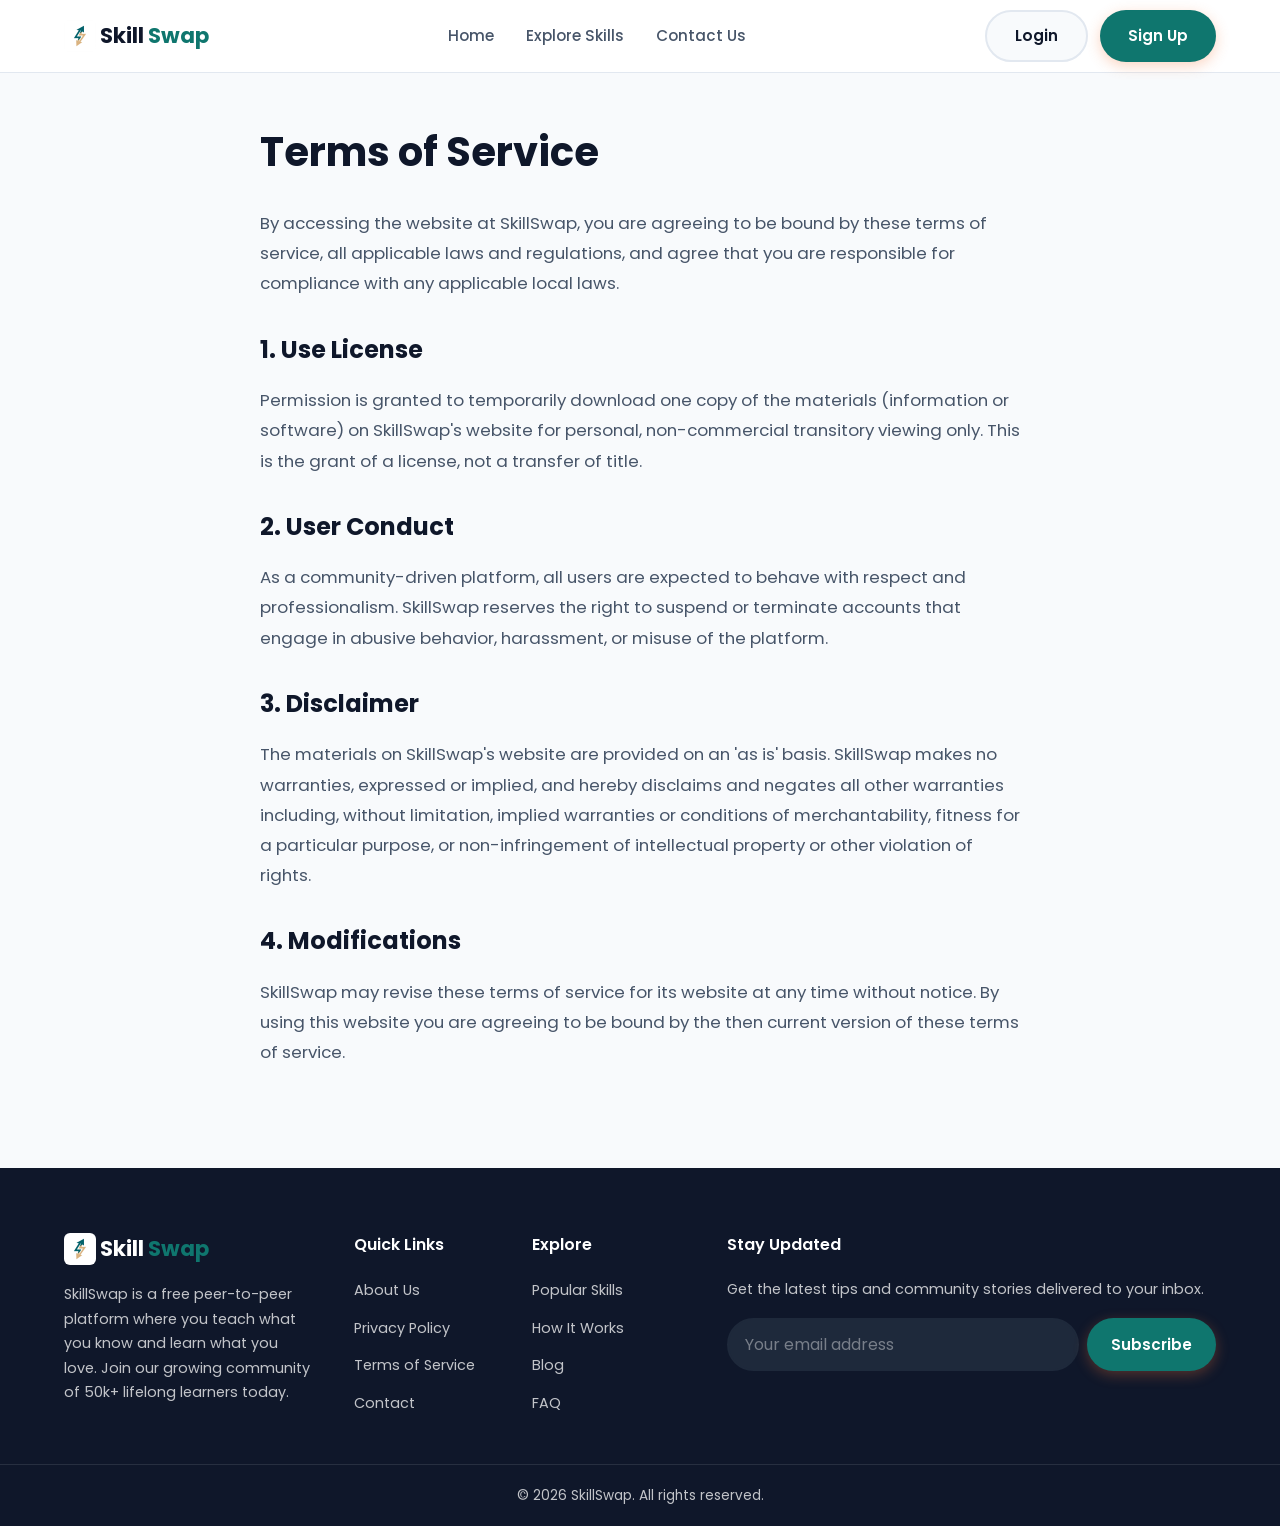
<file: mini/terms.html>
<!DOCTYPE html>
<html lang="en">
<head>
  <meta charset="UTF-8" />
  <meta name="viewport" content="width=device-width, initial-scale=1.0" />
  <title>Terms of Service — SkillSwap</title>
  <link rel="preconnect" href="https://fonts.googleapis.com" />
  <link rel="preconnect" href="https://fonts.gstatic.com" crossorigin />
  <link href="https://fonts.googleapis.com/css2?family=Poppins:wght@300;400;500;600;700&display=swap" rel="stylesheet" />
  <link rel="stylesheet" href="index.css" />
  <style>
    .page-content {
      padding: 120px 20px 80px;
      max-width: 800px;
      margin: 0 auto;
    }
    .page-content h1 {
      font-size: 2.5rem;
      margin-bottom: 24px;
      color: var(--clr-dark);
    }
    .page-content h2 {
      font-size: 1.5rem;
      margin-top: 32px;
      margin-bottom: 16px;
      color: var(--clr-dark);
    }
    .page-content p {
      font-size: 1.05rem;
      line-height: 1.8;
      color: var(--clr-text-light);
      margin-bottom: 20px;
    }
  </style>
  <link rel="shortcut icon" type="image/png" href="images/logo.png" />
</head>
<body>

  <!-- ===== HEADER ===== -->
  <header class="header" id="header" style="box-shadow: 0 2px 20px rgba(0,0,0,.08); background: #fff;">
    <div class="container header__inner">
      <a href="index.html" class="logo" id="logo">
        <img src="images/logo.png" alt="Icon" style="height: 32px; border-radius: 6px; width: auto;" /> Skill<span class="logo__accent">Swap</span>
      </a>

      <nav class="nav" id="nav">
        <ul class="nav__list">
          <li><a href="index.html" class="nav__link">Home</a></li>
          <li><a href="skills.html" class="nav__link">Explore Skills</a></li>
          <li><a href="contact.html" class="nav__link">Contact Us</a></li>
        </ul>
      </nav>

      <div class="header__actions">
        <a href="login.html" class="btn btn--outline" id="login-btn">Login</a>
        <a href="signup.html" class="btn btn--primary" id="signup-btn">Sign Up</a>
      </div>
    </div>
  </header>

  <!-- ===== PAGE CONTENT ===== -->
  <main class="page-content">
    <h1>Terms of Service</h1>
    <p>By accessing the website at SkillSwap, you are agreeing to be bound by these terms of service, all applicable laws and regulations, and agree that you are responsible for compliance with any applicable local laws.</p>
    
    <h2>1. Use License</h2>
    <p>Permission is granted to temporarily download one copy of the materials (information or software) on SkillSwap's website for personal, non-commercial transitory viewing only. This is the grant of a license, not a transfer of title.</p>
    
    <h2>2. User Conduct</h2>
    <p>As a community-driven platform, all users are expected to behave with respect and professionalism. SkillSwap reserves the right to suspend or terminate accounts that engage in abusive behavior, harassment, or misuse of the platform.</p>

    <h2>3. Disclaimer</h2>
    <p>The materials on SkillSwap's website are provided on an 'as is' basis. SkillSwap makes no warranties, expressed or implied, and hereby disclaims and negates all other warranties including, without limitation, implied warranties or conditions of merchantability, fitness for a particular purpose, or non-infringement of intellectual property or other violation of rights.</p>

    <h2>4. Modifications</h2>
    <p>SkillSwap may revise these terms of service for its website at any time without notice. By using this website you are agreeing to be bound by the then current version of these terms of service.</p>
  </main>

    <!-- ===== FOOTER ===== -->
  <footer class="footer" id="footer" style="margin-top: auto;">
    <div class="container footer__inner">
      <div class="footer__brand">
        <a href="index.html" class="logo logo--light">
          <img src="images/logo.png" alt="Icon" style="height: 32px; border-radius: 6px; width: auto;" /> Skill<span class="logo__accent">Swap</span>
        </a>
        <p>SkillSwap is a free peer-to-peer platform where you teach what you know and learn what you love. Join our growing community of 50k+ lifelong learners today.</p>
      </div>

      <div class="footer__links-row">
        <div class="footer__links">
          <h4>Quick Links</h4>
          <ul>
            <li><a href="about.html">About Us</a></li>
            <li><a href="privacy.html">Privacy Policy</a></li>
            <li><a href="terms.html">Terms of Service</a></li>
            <li><a href="contact.html">Contact</a></li>
          </ul>
        </div>

        <div class="footer__links">
          <h4>Explore</h4>
          <ul>
            <li><a href="skills.html">Popular Skills</a></li>
            <li><a href="index.html#how-it-works">How It Works</a></li>
            <li><a href="blog.html">Blog</a></li>
            <li><a href="index.html#faq">FAQ</a></li>
          </ul>
        </div>
      </div>

      <div class="footer__newsletter">
        <h4>Stay Updated</h4>
        <p>Get the latest tips and community stories delivered to your inbox.</p>
        <form class="footer__form" id="newsletter-form">
          <input type="email" placeholder="Your email address" required id="newsletter-email" />
          <button type="submit" class="btn btn--primary">Subscribe</button>
        </form>
      </div>
    </div>

    <div class="footer__bottom">
      <div class="container">
        <p>&copy; 2026 SkillSwap. All rights reserved.</p>
      </div>
    </div>
  </footer>

  <script src="script.js"></script>
</body>
</html>
</file>
<file: mini/index.css>
/* ===== DESIGN TOKENS ===== */
:root {
  --clr-bg:           #f8fafc;
  --clr-bg-alt:       #ffffff;
  --clr-text:         #0f172a;
  --clr-text-light:   #475569;
  --clr-orange:       #0f766e; /* Primary: Deep Teal */
  --clr-orange-dark:  #115e59;
  --clr-orange-light: #ccfbf1; /* Background: Mint/Sage */
  --clr-blue:         #f59e0b; /* Accent: Warm Sand/Yellow */
  --clr-blue-dark:    #d97706;
  --clr-blue-light:   #fef3c7;
  --clr-dark:         #0f172a;
  --clr-dark-light:   #1e293b;
  --clr-border:       #e2e8f0;

  --ff:               'Poppins', sans-serif;
  --fw-light:         300;
  --fw-regular:       400;
  --fw-medium:        500;
  --fw-semi:          600;
  --fw-bold:          700;

  --radius-sm:        8px;
  --radius-md:        12px;
  --radius-lg:        20px;
  --radius-xl:        28px;
  --radius-full:      999px;

  --shadow-sm:        0 2px 8px rgba(0,0,0,.06);
  --shadow-md:        0 4px 20px rgba(0,0,0,.08);
  --shadow-lg:        0 8px 40px rgba(0,0,0,.1);
  --shadow-card:      0 4px 24px rgba(0,0,0,.06);

  --transition:       .3s ease;
  --container-max:    1200px;
}

/* ===== RESET ===== */
*,*::before,*::after{box-sizing:border-box;margin:0;padding:0;}
html{scroll-behavior:smooth;-webkit-font-smoothing:antialiased;}
body{font-family:var(--ff);font-size:16px;line-height:1.6;color:var(--clr-text);background:var(--clr-bg);}
img{display:block;max-width:100%;height:auto;}
a{text-decoration:none;color:inherit;}
ul{list-style:none;}
button{border:none;background:none;cursor:pointer;font-family:inherit;font-size:inherit;color:inherit;}
input{font-family:inherit;font-size:inherit;}

/* ===== LOADING SPINNER & ANIMATED DOTS ===== */
.spinner {
  display: inline-block;
  width: 20px;
  height: 20px;
  border: 2.5px solid rgba(255,255,255,0.3);
  border-top-color: #fff;
  border-radius: 50%;
  animation: spinSmooth .7s linear infinite;
  vertical-align: middle;
}
.spinner--dark {
  border-color: rgba(15,23,42,0.15);
  border-top-color: var(--clr-orange, #0f766e);
}
.spinner--lg {
  width: 32px;
  height: 32px;
  border-width: 3px;
}
@keyframes spinSmooth {
  to { transform: rotate(360deg); }
}

/* Animated dots for "Loading..." text */
.dots-anim::after {
  content: '';
  animation: dotsAnim 1.4s steps(4, end) infinite;
}
@keyframes dotsAnim {
  0%   { content: ''; }
  25%  { content: '.'; }
  50%  { content: '..'; }
  75%  { content: '...'; }
  100% { content: ''; }
}

/* Button loading state */
.btn--loading {
  pointer-events: none;
  opacity: 0.85;
  position: relative;
}
.btn--loading .spinner {
  margin-right: 8px;
}

/* Full-page loading overlay */
.loading-overlay {
  display: flex;
  flex-direction: column;
  align-items: center;
  justify-content: center;
  gap: 14px;
  padding: 60px 20px;
  color: var(--clr-text-light, #64748b);
}
.loading-overlay__text {
  font-size: 0.9rem;
  font-weight: 500;
}

/* ===== UTILITIES ===== */
.container{width:100%;max-width:var(--container-max);margin:0 auto;padding:0 24px;}
.section-header{text-align:center;max-width:600px;margin:0 auto 48px;}
.section-title{font-size:clamp(1.75rem,4vw,2.5rem);font-weight:var(--fw-bold);margin-bottom:12px;color:var(--clr-text);}
.section-subtitle{color:var(--clr-text-light);font-size:1rem;line-height:1.7;}
.highlight{color:var(--clr-orange);position:relative;}

/* ===== BUTTONS ===== */
.btn{display:inline-flex;align-items:center;justify-content:center;gap:8px;padding:12px 28px;border-radius:var(--radius-full);font-weight:var(--fw-semi);font-size:.95rem;transition:var(--transition);cursor:pointer;white-space:nowrap;}
.btn--primary{background:var(--clr-orange);color:#fff;box-shadow:0 4px 14px rgba(243,115,53,.3);}
.btn--primary:hover{background:var(--clr-orange-dark);transform:translateY(-2px);box-shadow:0 6px 20px rgba(243,115,53,.4);}
.btn--secondary{background:var(--clr-blue-light);color:var(--clr-blue);border:2px solid var(--clr-blue-light);}
.btn--secondary:hover{background:var(--clr-blue);color:#fff;transform:translateY(-2px);}
.btn--outline{background:var(--clr-bg);color:var(--clr-text);border:2px solid var(--clr-border);}
.btn--outline:hover{background:var(--clr-orange-light);border-color:var(--clr-orange);color:var(--clr-orange);transform:translateY(-2px);box-shadow:0 4px 14px rgba(15,118,110,.15);}
.btn--lg{padding:14px 36px;font-size:1rem;}

/* ===== AVATAR ===== */
.avatar{width:44px;height:44px;border-radius:50%;background:var(--clr-orange-light);color:var(--clr-orange);display:flex;align-items:center;justify-content:center;font-weight:var(--fw-semi);font-size:.85rem;flex-shrink:0;}
.avatar--sm{width:32px;height:32px;font-size:.75rem;}

/* ===== HEADER ===== */
.header{position:fixed;top:0;left:0;right:0;z-index:100;background:rgba(255,255,255,.92);backdrop-filter:blur(16px);-webkit-backdrop-filter:blur(16px);border-bottom:1px solid var(--clr-border);box-shadow:0 2px 12px rgba(0,0,0,.04);transition:var(--transition);}
.header__inner{display:flex;align-items:center;justify-content:space-between;height:72px;}
.logo{display:flex;align-items:center;gap:4px;font-size:1.35rem;font-weight:var(--fw-bold);color:var(--clr-text);}
.logo__icon{font-size:1.5rem;}
.logo__accent{color:var(--clr-orange);}
.nav__list{display:flex;gap:32px;}
.nav__link{font-weight:var(--fw-medium);font-size:.95rem;color:var(--clr-text-light);position:relative;transition:var(--transition);}
.nav__link::after{content:'';position:absolute;bottom:-4px;left:0;width:0;height:2px;background:var(--clr-orange);border-radius:2px;transition:var(--transition);}
.nav__link:hover,.nav__link.active{color:var(--clr-orange);}
.nav__link:hover::after,.nav__link.active::after{width:100%;}
.header__actions{display:flex;gap:12px;}
.hamburger{display:none;flex-direction:column;gap:5px;padding:4px;}
.hamburger span{width:24px;height:2.5px;background:var(--clr-text);border-radius:2px;transition:var(--transition);}

/* ===== HERO ===== */
.hero{padding:120px 0 80px;overflow:hidden;}
.hero__inner{display:grid;grid-template-columns:1fr 1fr;gap:48px;align-items:center;}
.hero__title{font-size:clamp(2rem,5vw,3.25rem);font-weight:var(--fw-bold);line-height:1.2;margin-bottom:20px;}
.hero__desc{color:var(--clr-text-light);font-size:1.05rem;line-height:1.8;margin-bottom:28px;max-width:520px;}
.hero__search{position:relative;max-width:460px;margin-bottom:28px;}
.hero__search input{width:100%;padding:16px 20px 16px 48px;border:2px solid var(--clr-border);border-radius:var(--radius-full);font-size:1rem;background:var(--clr-bg-alt);transition:var(--transition);outline:none;}
.hero__search input:focus{border-color:var(--clr-orange);box-shadow:0 0 0 4px rgba(243,115,53,.1);}
.hero__search-icon{position:absolute;left:16px;top:50%;transform:translateY(-50%);width:20px;height:20px;color:var(--clr-text-light);}
.hero__buttons{display:flex;gap:16px;flex-wrap:wrap;}
.hero__visual{position:relative;display:flex;justify-content:center;}
.hero__image-wrapper{position:relative;z-index:1;}
.hero__image{width:100%;max-width:420px;border-radius:var(--radius-xl);position:relative;z-index:2;}
.hero__blob{position:absolute;top:-30px;right:-30px;width:340px;height:340px;background:linear-gradient(135deg,var(--clr-orange-light) 0%,var(--clr-blue-light) 100%);border-radius:50%;z-index:0;opacity:.6;animation:blobPulse 6s ease-in-out infinite;}
@keyframes blobPulse{0%,100%{transform:scale(1) rotate(0deg);}50%{transform:scale(1.05) rotate(5deg);}}
.hero__stats{position:absolute;z-index:3;display:grid;grid-template-columns:1fr 1fr;gap:12px;bottom:-10px;right:-20px;max-width:300px;}
.stat-card{background:var(--clr-bg-alt);padding:14px 16px;border-radius:var(--radius-md);box-shadow:var(--shadow-card);display:flex;flex-direction:column;gap:2px;transition:var(--transition);animation:floatUp .6s ease both;}
.stat-card:nth-child(2){animation-delay:.15s;}
.stat-card:nth-child(3){animation-delay:.3s;}
.stat-card:nth-child(4){animation-delay:.45s;}
.stat-card:hover{transform:translateY(-4px);box-shadow:var(--shadow-lg);}
.stat-card__icon{font-size:1.2rem;}
.stat-card strong{font-size:1.15rem;font-weight:var(--fw-bold);color:var(--clr-text);}
.stat-card span:last-child{font-size:.75rem;color:var(--clr-text-light);}
@keyframes floatUp{from{opacity:0;transform:translateY(20px);}to{opacity:1;transform:translateY(0);}}

/* ===== SKILLS ===== */
.skills{padding:80px 0;background:var(--clr-bg-alt);}
.skills__grid{display:grid;grid-template-columns:repeat(3,1fr);gap:28px;}
.skill-card{background:var(--clr-bg);border-radius:var(--radius-lg);overflow:hidden;box-shadow:var(--shadow-sm);transition:var(--transition);cursor:pointer;}
.skill-card:hover{transform:translateY(-6px);box-shadow:var(--shadow-lg);}
.skill-card__image{position:relative;overflow:hidden;height:200px;}
.skill-card__image img{width:100%;height:100%;object-fit:cover;transition:var(--transition);}
.skill-card:hover .skill-card__image img{transform:scale(1.05);}
.skill-card__badge{position:absolute;top:12px;left:12px;background:rgba(255,255,255,.92);backdrop-filter:blur(8px);padding:6px 14px;border-radius:var(--radius-full);font-size:.8rem;font-weight:var(--fw-medium);}
.skill-card__body{padding:20px;}
.skill-card__title{font-size:1.15rem;font-weight:var(--fw-semi);margin-bottom:12px;}
.skill-card__meta{display:flex;justify-content:space-between;align-items:center;}
.skill-card__instructor{display:flex;align-items:center;gap:8px;font-size:.85rem;color:var(--clr-text-light);}
.skill-card__rating{display:flex;align-items:center;gap:6px;font-size:.85rem;font-weight:var(--fw-medium);}
.stars{color:#f59e0b;letter-spacing:1px;}
.skills__action{text-align:center;margin-top:40px;}

/* ===== HOW IT WORKS ===== */
.how-it-works{padding:80px 0;background:var(--clr-orange-light);}
.steps{display:flex;align-items:flex-start;justify-content:center;gap:0;}
.step{text-align:center;flex:1;max-width:320px;padding:0 20px;}
.step__icon{width:80px;height:80px;margin:0 auto 20px;color:var(--clr-orange);}
.step:nth-child(5) .step__icon{color:var(--clr-orange);}
.step:nth-child(3) .step__icon{color:var(--clr-blue);}
.step__number{font-size:.85rem;font-weight:var(--fw-bold);color:var(--clr-orange);margin-bottom:8px;}
.step__title{font-size:1.2rem;font-weight:var(--fw-semi);margin-bottom:8px;}
.step__desc{font-size:.9rem;color:var(--clr-text-light);line-height:1.7;}
.step__connector{display:flex;align-items:center;padding-top:40px;}
.step__connector span{display:block;width:60px;height:2px;background:repeating-linear-gradient(90deg,var(--clr-border) 0,var(--clr-border) 8px,transparent 8px,transparent 14px);}

/* ===== TESTIMONIALS ===== */
.testimonials{padding:80px 0;background:var(--clr-bg-alt);}
.testimonials__grid{display:grid;grid-template-columns:repeat(3,1fr);gap:28px;}
.testimonial-card{background:var(--clr-bg);padding:32px;border-radius:var(--radius-lg);box-shadow:var(--shadow-sm);transition:var(--transition);position:relative;}
.testimonial-card:hover{transform:translateY(-4px);box-shadow:var(--shadow-md);}
.testimonial-card__stars{color:#f59e0b;font-size:1.1rem;letter-spacing:2px;margin-bottom:16px;}
.testimonial-card__text{color:var(--clr-text-light);font-size:.95rem;line-height:1.8;margin-bottom:24px;font-style:italic;}
.testimonial-card__author{display:flex;align-items:center;gap:12px;}
.testimonial-card__author strong{display:block;font-weight:var(--fw-semi);font-size:.95rem;}
.testimonial-card__author span{font-size:.8rem;color:var(--clr-text-light);}

/* ===== FAQ ===== */
.faq{padding:80px 0;background:var(--clr-bg);}
.faq__list{max-width:720px;margin:0 auto;display:flex;flex-direction:column;gap:12px;}
.faq-item{background:var(--clr-bg-alt);border-radius:var(--radius-md);box-shadow:var(--shadow-sm);overflow:hidden;transition:var(--transition);}
.faq-item:hover{box-shadow:var(--shadow-md);}
.faq-item__question{display:flex;align-items:center;justify-content:space-between;width:100%;padding:20px 24px;font-weight:var(--fw-medium);font-size:1rem;text-align:left;transition:var(--transition);}
.faq-item__question:hover{color:var(--clr-orange);}
.faq-item__chevron{width:20px;height:20px;flex-shrink:0;transition:transform .3s ease;color:var(--clr-text-light);}
.faq-item.active .faq-item__chevron{transform:rotate(180deg);color:var(--clr-orange);}
.faq-item__answer{max-height:0;overflow:hidden;transition:max-height .4s ease,padding .3s ease;}
.faq-item__answer p{padding:0 24px 20px;color:var(--clr-text-light);font-size:.95rem;line-height:1.8;}
.faq-item.active .faq-item__answer{max-height:300px;}

/* ===== BLOG ===== */
.blog{padding:80px 0;background:var(--clr-blue-light);}
.blog__grid{display:grid;grid-template-columns:repeat(3,1fr);gap:28px;}
.blog-card{background:var(--clr-bg);border-radius:var(--radius-lg);overflow:hidden;box-shadow:var(--shadow-sm);transition:var(--transition);}
.blog-card:hover{transform:translateY(-6px);box-shadow:var(--shadow-lg);}
.blog-card__image{height:200px;overflow:hidden;}
.blog-card__image img{width:100%;height:100%;object-fit:cover;transition:var(--transition);}
.blog-card:hover .blog-card__image img{transform:scale(1.05);}
.blog-card__placeholder{height:100%;display:flex;align-items:center;justify-content:center;background:var(--clr-orange-light);}
.blog-card__placeholder svg{width:80px;height:80px;}
.blog-card__body{padding:24px;}
.blog-card__tag{display:inline-block;padding:4px 14px;border-radius:var(--radius-full);background:var(--clr-orange-light);color:var(--clr-orange);font-size:.8rem;font-weight:var(--fw-medium);margin-bottom:12px;}
.blog-card__title{font-size:1.1rem;font-weight:var(--fw-semi);margin-bottom:8px;line-height:1.4;}
.blog-card__excerpt{font-size:.9rem;color:var(--clr-text-light);line-height:1.7;margin-bottom:16px;}
.blog-card__link{font-size:.9rem;font-weight:var(--fw-semi);color:var(--clr-orange);transition:var(--transition);}
.blog-card__link:hover{color:var(--clr-orange-dark);gap:4px;}

/* ===== FOOTER ===== */
.footer{background:var(--clr-dark);color:rgba(255,255,255,.75);padding:64px 0 0;}
.footer__inner{display:grid;grid-template-columns:1.5fr 2fr 1.5fr;gap:40px;}
.footer__links-row{display:grid;grid-template-columns:1fr 1fr;gap:24px;}
.logo--light{color:#fff;}
.logo--light .logo__accent{color:var(--clr-orange);}
.footer__brand p{margin-top:16px;font-size:.9rem;line-height:1.7;max-width:300px;}
.footer__links h4,.footer__newsletter h4{color:#fff;font-size:1rem;font-weight:var(--fw-semi);margin-bottom:20px;}
.footer__links ul{display:flex;flex-direction:column;gap:12px;}
.footer__links a{font-size:.9rem;transition:var(--transition);}
.footer__links a:hover{color:var(--clr-orange);}
.footer__newsletter p{font-size:.9rem;margin-bottom:16px;line-height:1.7;}
.footer__form{display:flex;gap:8px;}
.footer__form input{flex:1;padding:12px 16px;border:2px solid var(--clr-dark-light);border-radius:var(--radius-full);background:var(--clr-dark-light);color:#fff;outline:none;transition:var(--transition);}
.footer__form input::placeholder{color:rgba(255,255,255,.4);}
.footer__form input:focus{border-color:var(--clr-orange);}
.footer__form .btn{padding:12px 24px;}
.footer__bottom{margin-top:48px;padding:20px 0;border-top:1px solid rgba(255,255,255,.1);text-align:center;font-size:.85rem;}

/* ===== RESPONSIVE ===== */
@media (max-width:1024px){
  .hero__inner{grid-template-columns:1fr;text-align:center;}
  .hero__desc{margin:0 auto 28px;}
  .hero__search{margin:0 auto 28px;}
  .hero__buttons{justify-content:center;}
  .hero__visual{margin-top:40px;}
  .hero__stats{position:relative;bottom:auto;right:auto;margin:24px auto 0;max-width:340px;}
  .skills__grid,.testimonials__grid,.blog__grid{grid-template-columns:repeat(2,1fr);}
  .footer__inner{grid-template-columns:1fr 1fr;gap:32px;}
  .footer__links-row{grid-template-columns:1fr 1fr;}
}

@media (max-width:768px){
  .nav{display:none;}
  .header__actions{display:flex;gap:8px;}
  .header__actions .btn{padding:8px 12px;font-size:.85rem;}
  .hamburger{display:flex;position:relative;z-index:1001;margin-left:8px;}
  
  /* Hide logo text on small screens so buttons fit */
  .logo{font-size:0;}
  .logo__icon{font-size:1.5rem;}

  .nav.open{display:flex;flex-direction:column;position:fixed;top:72px;left:0;right:0;background:var(--clr-bg);z-index:999;padding:16px 24px 0;border-bottom:1px solid var(--clr-border);box-shadow:0 4px 20px rgba(0,0,0,.08);animation:slideDown .3s ease;}
  .nav.open .nav__list{flex-direction:column;gap:0;font-size:1rem;text-align:left;}
  .nav.open .nav__list li{border-bottom:1px solid var(--clr-border);}
  .nav.open .nav__list li:last-child{border-bottom:none;}
  .nav.open .nav__link{display:block;padding:14px 0;font-size:1rem;}
  .nav.open .nav__link::after{display:none;}

  @keyframes slideDown{from{opacity:0;transform:translateY(-10px);}to{opacity:1;transform:translateY(0);}}

  .hero{padding:100px 0 60px;}
  .hero__blob{width:240px;height:240px;top:-10px;right:-10px;}
  .hero__image{max-width:300px;}
  .steps{flex-direction:column;gap:32px;align-items:center;}
  .step__connector{padding-top:0;}
  .step__connector span{width:2px;height:40px;background:repeating-linear-gradient(180deg,var(--clr-border) 0,var(--clr-border) 8px,transparent 8px,transparent 14px);}
  .skills__grid,.testimonials__grid,.blog__grid{grid-template-columns:1fr;}

  /* Footer — brand centered, Quick Links left, Explore right */
  .footer__inner{grid-template-columns:1fr;text-align:center;}
  .footer__brand{text-align:center;display:flex;flex-direction:column;align-items:center;justify-content:center;}
  .footer__brand .logo{justify-content:center;}
  .footer__links-row{display:grid;grid-template-columns:1fr 1fr;gap:16px;text-align:left;}
  .footer__links-row .footer__links:first-child{text-align:left;}
  .footer__links-row .footer__links:last-child{text-align:right;}
  .footer__links-row .footer__links:last-child ul{align-items:flex-end;}
  .footer__brand p{margin:16px auto 0;}
  .footer__form{flex-direction:column;max-width:300px;margin:0 auto;}

  .hamburger.active span:nth-child(1){transform:rotate(45deg) translate(5px,5px);}
  .hamburger.active span:nth-child(2){opacity:0;}
  .hamburger.active span:nth-child(3){transform:rotate(-45deg) translate(5px,-5px);}
}

@media (max-width:480px){
  .hero__title{font-size:1.75rem;}
  .hero__stats{grid-template-columns:1fr 1fr;gap:8px;}
  .stat-card{padding:10px 12px;}
}

/* ===== MODAL ===== */
.modal-overlay {
  position: fixed;
  top: 0;
  left: 0;
  right: 0;
  bottom: 0;
  background: rgba(10, 10, 10, 0.4);
  backdrop-filter: blur(8px);
  -webkit-backdrop-filter: blur(8px);
  z-index: 9999;
  display: flex;
  align-items: center;
  justify-content: center;
  padding: 20px;
  opacity: 0;
  visibility: hidden;
  transition: opacity 0.3s ease, visibility 0.3s ease;
}
.modal-overlay.active {
  opacity: 1;
  visibility: visible;
}
.modal {
  background: var(--clr-bg-alt);
  width: 100%;
  max-width: 440px;
  border-radius: var(--radius-lg);
  overflow: hidden;
  box-shadow: var(--shadow-lg);
  position: relative;
  transform: translateY(20px) scale(0.95);
  transition: transform 0.4s cubic-bezier(0.175, 0.885, 0.32, 1.275);
}
.modal-overlay.active .modal {
  transform: translateY(0) scale(1);
}
.modal__close {
  position: absolute;
  top: 16px;
  right: 16px;
  width: 32px;
  height: 32px;
  background: rgba(0,0,0,0.2);
  color: #fff;
  border-radius: 50%;
  display: flex;
  align-items: center;
  justify-content: center;
  font-size: 1.5rem;
  z-index: 10;
  transition: var(--transition);
}
.modal__close:hover {
  background: rgba(0,0,0,0.5);
  transform: rotate(90deg);
}
.modal__header {
  position: relative;
}
.modal__cover {
  height: 120px;
  background: linear-gradient(135deg, var(--clr-blue) 0%, var(--clr-blue-dark) 100%);
}
.modal__avatar-container {
  position: absolute;
  bottom: -40px;
  left: 24px;
}
.avatar--lg {
  width: 80px;
  height: 80px;
  font-size: 1.8rem;
  border: 4px solid var(--clr-bg-alt);
  box-shadow: var(--shadow-sm);
  background: var(--clr-orange-light);
  color: var(--clr-orange);
}
.modal__body {
  padding: 56px 24px 32px;
}
.modal__name {
  font-size: 1.4rem;
  font-weight: var(--fw-bold);
  margin-bottom: 4px;
}
.modal__title {
  color: var(--clr-text-light);
  font-size: 0.95rem;
  margin-bottom: 24px;
}
.modal__stats {
  display: flex;
  gap: 24px;
  margin-bottom: 28px;
  padding-bottom: 24px;
  border-bottom: 1px solid var(--clr-border);
}
.modal__stat {
  display: flex;
  flex-direction: column;
}
.modal__stat-value {
  font-weight: var(--fw-bold);
  font-size: 1.1rem;
}
.modal__stat-label {
  font-size: 0.75rem;
  color: var(--clr-text-light);
}
.modal__section {
  margin-bottom: 24px;
}
.modal__section h4 {
  font-size: 0.95rem;
  font-weight: var(--fw-semi);
  margin-bottom: 10px;
}
.modal__section p {
  font-size: 0.9rem;
  color: var(--clr-text-light);
  line-height: 1.6;
}
.modal__tags {
  display: flex;
  flex-wrap: wrap;
  gap: 8px;
}
.modal__tags span {
  background: var(--clr-blue-light);
  color: var(--clr-blue-dark);
  padding: 6px 12px;
  border-radius: var(--radius-full);
  font-size: 0.8rem;
  font-weight: var(--fw-medium);
}
.modal__tags--wanted span {
  background: var(--clr-orange-light);
  color: var(--clr-orange-dark);
}
.btn--full {
  width: 100%;
}
.profile-trigger {
  cursor: pointer;
  transition: opacity 0.2s;
}
.profile-trigger:hover {
  opacity: 0.7;
}

/* ===== PROFILE & CHAT PAGE ===== */
.bg-gray {
  background: var(--clr-bg);
}
.profile-page {
  padding: 120px 0 60px;
  min-height: 100vh;
}
.profile-page__inner {
  display: grid;
  grid-template-columns: 340px 1fr;
  gap: 32px;
  height: calc(100vh - 180px);
  min-height: 600px;
}

/* Profile Widget */
.profile-widget {
  background: var(--clr-bg-alt);
  border-radius: var(--radius-lg);
  box-shadow: var(--shadow-md);
  overflow: hidden;
  display: flex;
  flex-direction: column;
}
.profile-widget__cover {
  height: 120px;
  background: linear-gradient(135deg, var(--clr-blue) 0%, var(--clr-blue-dark) 100%);
}
.profile-widget__avatar-container {
  margin-top: -40px;
  margin-left: 24px;
}
.avatar--xl {
  width: 90px;
  height: 90px;
  font-size: 2rem;
  border: 4px solid var(--clr-bg-alt);
  box-shadow: var(--shadow-sm);
  background: var(--clr-orange-light);
  color: var(--clr-orange);
  display: flex;
  align-items: center;
  justify-content: center;
  border-radius: 50%;
}
.profile-widget__body {
  padding: 20px 24px 32px;
  overflow-y: auto;
}
.profile-widget__name {
  font-size: 1.4rem;
  font-weight: var(--fw-bold);
}
.profile-widget__title {
  color: var(--clr-text-light);
  font-size: .95rem;
  margin-bottom: 24px;
}
.profile-widget__stats {
  display: grid;
  grid-template-columns: repeat(3, 1fr);
  gap: 12px;
  margin-bottom: 28px;
  padding-bottom: 24px;
  border-bottom: 1px solid var(--clr-border);
}
.profile-widget__stat {
  display: flex;
  flex-direction: column;
}
.profile-widget__stat span {
  font-size: 1.1rem;
  font-weight: var(--fw-bold);
}
.profile-widget__stat small {
  font-size: .75rem;
  color: var(--clr-text-light);
}
.profile-widget__section {
  margin-bottom: 24px;
}
.profile-widget__section h4 {
  font-size: .95rem;
  margin-bottom: 8px;
}
.profile-widget__section p {
  font-size: .9rem;
  color: var(--clr-text-light);
  line-height: 1.6;
}
.profile-widget__tags {
  display: flex;
  flex-wrap: wrap;
  gap: 8px;
}
.profile-widget__tags span {
  background: var(--clr-blue-light);
  color: var(--clr-blue-dark);
  padding: 6px 12px;
  border-radius: var(--radius-full);
  font-size: .8rem;
  font-weight: var(--fw-medium);
}
.profile-widget__tags--wanted span {
  background: var(--clr-orange-light);
  color: var(--clr-orange-dark);
}

/* Chat App */
.chat-app {
  background: var(--clr-bg-alt);
  border-radius: var(--radius-lg);
  box-shadow: var(--shadow-md);
  display: flex;
  flex-direction: column;
  overflow: hidden;
}
.chat-app__header {
  padding: 20px 24px;
  border-bottom: 1px solid var(--clr-border);
  display: flex;
  align-items: center;
}
.chat-app__status {
  display: flex;
  align-items: center;
  gap: 10px;
}
.chat-app__online-indicator {
  width: 10px;
  height: 10px;
  background: #10b981;
  border-radius: 50%;
  box-shadow: 0 0 8px rgba(16, 185, 129, 0.4);
}
.chat-app__status span {
  font-size: 1.05rem;
  font-weight: var(--fw-medium);
}
.chat-app__messages {
  flex: 1;
  padding: 24px;
  overflow-y: auto;
  display: flex;
  flex-direction: column;
  gap: 16px;
  background: #fdfbf9;
}
.chat-message {
  display: flex;
  max-width: 75%;
}
.chat-message--sent {
  align-self: flex-end;
}
.chat-message--received {
  align-self: flex-start;
}
.chat-message__bubble {
  padding: 14px 18px;
  border-radius: 20px;
  font-size: .95rem;
  line-height: 1.5;
  box-shadow: 0 2px 8px rgba(0,0,0,0.04);
}
.chat-message--sent .chat-message__bubble {
  background: var(--clr-orange);
  color: #fff;
  border-bottom-right-radius: 4px;
}
.chat-message--received .chat-message__bubble {
  background: #fff;
  color: var(--clr-text);
  border: 1px solid var(--clr-border);
  border-bottom-left-radius: 4px;
}
.chat-app__input-area {
  padding: 20px;
  background: #fff;
  border-top: 1px solid var(--clr-border);
  display: flex;
  gap: 12px;
}
.chat-app__input-area input {
  flex: 1;
  padding: 14px 20px;
  border: 2px solid var(--clr-border);
  border-radius: var(--radius-full);
  outline: none;
  font-size: .95rem;
  transition: var(--transition);
}
.chat-app__input-area input:focus {
  border-color: var(--clr-blue);
  box-shadow: 0 0 0 4px rgba(59, 130, 246, 0.1);
}
.chat-app__input-area .btn {
  border-radius: var(--radius-full);
  display: flex;
  align-items: center;
  justify-content: center;
  width: 52px;
  height: 52px;
  padding: 0;
  flex-shrink: 0;
}
@media (max-width: 768px) {
  .profile-page__inner {
    grid-template-columns: 1fr;
    height: auto;
  }
  .chat-app {
    height: 500px;
  }
}

/* ===== AUTH BACK BUTTON ===== */
.auth-back {
  position: absolute;
  top: 32px;
  left: 32px;
  display: inline-flex;
  align-items: center;
  gap: 6px;
  background: rgba(255, 255, 255, 0.15);
  color: #fff;
  padding: 8px 16px;
  border-radius: var(--radius-full);
  font-weight: var(--fw-medium);
  font-size: .9rem;
  backdrop-filter: blur(4px);
  border: 1px solid rgba(255, 255, 255, 0.2);
  transition: var(--transition);
  z-index: 10;
}
.auth-back:hover {
  background: rgba(255, 255, 255, 0.25);
  transform: translateX(-4px);
}

/* ===== OTP INPUT ===== */
.otp-input {
  width: 50px;
  height: 60px;
  font-size: 1.5rem;
  font-weight: var(--fw-bold);
  text-align: center;
  border: 2px solid var(--clr-border);
  border-radius: var(--radius-md);
  background: var(--clr-bg-alt);
  transition: var(--transition);
  color: var(--clr-text);
  outline: none;
}
.otp-input:focus {
  border-color: var(--clr-orange);
  box-shadow: 0 0 0 4px rgba(243, 115, 53, 0.1);
}

/* ===== REQUESTS PANEL ===== */
.requests-panel {
  background: var(--clr-bg-alt);
  border-radius: var(--radius-lg);
  box-shadow: var(--shadow-md);
  display: flex;
  flex-direction: column;
  overflow: hidden;
}

/* Tabs */
.requests-panel__tabs {
  display: flex;
  border-bottom: 2px solid var(--clr-border);
  background: linear-gradient(180deg, #fafbfc 0%, #fff 100%);
  padding: 0;
}
.requests-tab {
  flex: 1;
  display: flex;
  align-items: center;
  justify-content: center;
  gap: 8px;
  padding: 18px 20px;
  font-size: .95rem;
  font-weight: var(--fw-medium);
  color: var(--clr-text-light);
  border: none;
  background: none;
  cursor: pointer;
  position: relative;
  transition: all 0.3s ease;
}
.requests-tab::after {
  content: '';
  position: absolute;
  bottom: -2px;
  left: 16px;
  right: 16px;
  height: 3px;
  background: var(--clr-orange);
  border-radius: 3px 3px 0 0;
  transform: scaleX(0);
  transition: transform 0.3s cubic-bezier(0.4, 0, 0.2, 1);
}
.requests-tab:hover {
  color: var(--clr-text);
  background: rgba(99, 102, 241, 0.03);
}
.requests-tab.active {
  color: var(--clr-orange);
  font-weight: var(--fw-semi);
}
.requests-tab.active::after {
  transform: scaleX(1);
}
.requests-tab svg {
  opacity: 0.5;
  transition: opacity 0.3s ease;
}
.requests-tab.active svg {
  opacity: 1;
}

/* Tab Badge */
.requests-tab__badge {
  display: inline-flex;
  align-items: center;
  justify-content: center;
  min-width: 22px;
  height: 22px;
  padding: 0 6px;
  border-radius: var(--radius-full);
  background: var(--clr-border);
  color: var(--clr-text-light);
  font-size: .72rem;
  font-weight: var(--fw-bold);
  transition: all 0.3s ease;
}
.requests-tab__badge.has-items {
  background: var(--clr-orange);
  color: #fff;
  animation: badgePop 0.4s cubic-bezier(0.175, 0.885, 0.32, 1.275);
}
@keyframes badgePop {
  0% { transform: scale(0.5); }
  60% { transform: scale(1.2); }
  100% { transform: scale(1); }
}

/* Content Areas */
.requests-panel__content {
  flex: 1;
  overflow-y: auto;
  padding: 24px;
  display: none;
}
.requests-panel__content.active {
  display: block;
  animation: fadeIn 0.3s ease;
}
@keyframes fadeIn {
  from { opacity: 0; transform: translateY(8px); }
  to { opacity: 1; transform: translateY(0); }
}

/* Empty State */
.requests-empty {
  display: flex;
  flex-direction: column;
  align-items: center;
  justify-content: center;
  text-align: center;
  padding: 60px 24px;
  color: var(--clr-text-light);
}
.requests-empty__icon {
  font-size: 3.5rem;
  margin-bottom: 16px;
  opacity: 0.7;
  animation: floatGently 3s ease-in-out infinite;
}
@keyframes floatGently {
  0%, 100% { transform: translateY(0); }
  50% { transform: translateY(-8px); }
}
.requests-empty h3 {
  font-size: 1.2rem;
  font-weight: var(--fw-semi);
  color: var(--clr-text);
  margin-bottom: 8px;
}
.requests-empty p {
  font-size: .9rem;
  line-height: 1.6;
  max-width: 280px;
}

/* Request List */
.requests-list {
  display: flex;
  flex-direction: column;
  gap: 16px;
}

/* Request Card */
.request-card {
  background: var(--clr-bg);
  border: 1px solid var(--clr-border);
  border-radius: var(--radius-md);
  padding: 20px;
  transition: all 0.3s ease;
  animation: cardSlideIn 0.4s ease both;
}
@keyframes cardSlideIn {
  from { opacity: 0; transform: translateY(12px); }
  to { opacity: 1; transform: translateY(0); }
}
.request-card:hover {
  border-color: rgba(99, 102, 241, 0.2);
  box-shadow: 0 4px 16px rgba(99, 102, 241, 0.08);
  transform: translateY(-2px);
}
.request-card__header {
  display: flex;
  align-items: center;
  justify-content: space-between;
  margin-bottom: 12px;
}
.request-card__user {
  display: flex;
  align-items: center;
  gap: 10px;
}
.request-card__user-info {
  display: flex;
  flex-direction: column;
}
.request-card__user-info strong {
  font-size: .95rem;
  font-weight: var(--fw-semi);
  color: var(--clr-text);
}
.request-card__time {
  font-size: .75rem;
  color: var(--clr-text-light);
}
.request-card__message {
  font-size: .9rem;
  color: var(--clr-text-light);
  line-height: 1.6;
  margin-bottom: 14px;
  padding: 12px 14px;
  background: rgba(99, 102, 241, 0.04);
  border-radius: var(--radius-sm);
  border-left: 3px solid var(--clr-orange-light);
}

/* Request Skills Tags */
.request-card__skills {
  display: flex;
  flex-wrap: wrap;
  align-items: center;
  gap: 6px;
  margin-bottom: 16px;
}
.request-card__skill-label {
  font-size: .78rem;
  color: var(--clr-text-light);
  font-weight: var(--fw-medium);
  margin-right: 4px;
}
.request-card__skill {
  display: inline-block;
  background: var(--clr-blue-light);
  color: var(--clr-blue-dark);
  padding: 4px 10px;
  border-radius: var(--radius-full);
  font-size: .75rem;
  font-weight: var(--fw-medium);
}

/* Status Badges */
.request-card__status {
  display: inline-flex;
  align-items: center;
  padding: 4px 12px;
  border-radius: var(--radius-full);
  font-size: .78rem;
  font-weight: var(--fw-semi);
  text-transform: uppercase;
  letter-spacing: 0.4px;
}
.request-card__status--pending {
  background: #fef3c7;
  color: #d97706;
}
.request-card__status--accepted {
  background: var(--clr-blue-light);
  color: var(--clr-blue-dark);
}
.request-card__status--declined {
  background: #fee2e2;
  color: #dc2626;
}

/* Action Buttons */
.request-card__actions {
  display: flex;
  gap: 10px;
  padding-top: 4px;
}
.btn--accept {
  display: inline-flex;
  align-items: center;
  gap: 6px;
  padding: 10px 20px;
  border-radius: var(--radius-full);
  font-weight: var(--fw-semi);
  font-size: .85rem;
  background: var(--clr-blue);
  color: #fff;
  border: none;
  cursor: pointer;
  transition: all 0.3s ease;
  box-shadow: 0 2px 8px rgba(16, 185, 129, 0.25);
}
.btn--accept:hover {
  background: var(--clr-blue-dark);
  transform: translateY(-2px);
  box-shadow: 0 4px 14px rgba(16, 185, 129, 0.35);
}
.btn--decline {
  display: inline-flex;
  align-items: center;
  gap: 6px;
  padding: 10px 20px;
  border-radius: var(--radius-full);
  font-weight: var(--fw-semi);
  font-size: .85rem;
  background: #fff;
  color: #dc2626;
  border: 2px solid #fecaca;
  cursor: pointer;
  transition: all 0.3s ease;
}
.btn--decline:hover {
  background: #fef2f2;
  border-color: #dc2626;
  transform: translateY(-2px);
}
.btn--cancel {
  display: inline-flex;
  align-items: center;
  gap: 6px;
  padding: 10px 20px;
  border-radius: var(--radius-full);
  font-weight: var(--fw-semi);
  font-size: .85rem;
  background: #fff;
  color: var(--clr-text-light);
  border: 2px solid var(--clr-border);
  cursor: pointer;
  transition: all 0.3s ease;
}
.btn--cancel:hover {
  border-color: #dc2626;
  color: #dc2626;
  background: #fef2f2;
  transform: translateY(-2px);
}

/* Send Request Button (on other profiles) */
.send-request-btn {
  margin-top: 16px;
  gap: 10px;
  font-size: .95rem;
  animation: fadeInScale 0.4s ease both;
}
@keyframes fadeInScale {
  from { opacity: 0; transform: scale(0.95); }
  to { opacity: 1; transform: scale(1); }
}
@keyframes shake {
  0%, 100% { transform: translateX(0); }
  15% { transform: translateX(-6px); }
  30% { transform: translateX(5px); }
  45% { transform: translateX(-4px); }
  60% { transform: translateX(3px); }
  75% { transform: translateX(-2px); }
}
@keyframes bounceIn {
  0% { transform: scale(0); opacity: 0; }
  60% { transform: scale(1.15); opacity: 1; }
  80% { transform: scale(0.95); }
  100% { transform: scale(1); }
}
@keyframes drawCheck {
  to { stroke-dashoffset: 0; }
}
@keyframes confettiPop {
  0% { transform: translate(-50%,-50%) scale(0); opacity: 1; }
  50% { transform: translate(calc(-50% + var(--dx)), calc(-50% + var(--dy))) scale(1.2); opacity: 0.9; }
  100% { transform: translate(calc(-50% + var(--dx) * 1.5), calc(-50% + var(--dy) * 1.5 + 30px)) scale(0.3); opacity: 0; }
}

/* Request Status Badge (on other profiles) */
.request-status-badge {
  display: flex;
  align-items: center;
  justify-content: center;
  gap: 8px;
  margin-top: 16px;
  padding: 14px 20px;
  border-radius: var(--radius-md);
  font-size: .9rem;
  font-weight: var(--fw-medium);
}
.request-status-badge--sent {
  background: var(--clr-blue-light);
  color: var(--clr-blue-dark);
  border: 1px solid rgba(16, 185, 129, 0.2);
}

/* Responsive for Requests Panel */
@media (max-width: 768px) {
  .requests-panel {
    min-height: 500px;
  }
  .requests-tab span:not(.requests-tab__badge) {
    font-size: .85rem;
  }
  .request-card__actions {
    flex-direction: column;
  }
  .request-card__actions .btn--accept,
  .request-card__actions .btn--decline,
  .request-card__actions .btn--cancel {
    width: 100%;
    justify-content: center;
  }
}

/* ===== EDIT PROFILE FORM ===== */
.edit-profile-trigger {
  margin-top: 16px;
  gap: 8px;
  display: inline-flex;
  align-items: center;
}
.edit-form__group {
  margin-bottom: 18px;
}
.edit-form__group label {
  display: block;
  font-size: .85rem;
  font-weight: var(--fw-semi);
  color: var(--clr-text);
  margin-bottom: 6px;
}
.edit-form__group label small {
  font-weight: var(--fw-regular);
  color: var(--clr-text-light);
}
.edit-form__group input[type="text"],
.edit-form__group input[type="email"],
.edit-form__group textarea,
.edit-form__group select {
  width: 100%;
  padding: 11px 14px;
  border: 2px solid var(--clr-border);
  border-radius: var(--radius-sm);
  font-size: .9rem;
  font-family: var(--ff);
  background: var(--clr-bg);
  color: var(--clr-text);
  outline: none;
  transition: var(--transition);
  resize: vertical;
}
.edit-form__group input:focus,
.edit-form__group textarea:focus,
.edit-form__group select:focus {
  border-color: var(--clr-orange);
  box-shadow: 0 0 0 4px rgba(99, 102, 241, 0.08);
}
.edit-form__group textarea {
  min-height: 70px;
}
.edit-form__group select {
  cursor: pointer;
  appearance: none;
  background-image: url("data:image/svg+xml,%3Csvg xmlns='http://www.w3.org/2000/svg' width='12' height='12' viewBox='0 0 24 24' fill='none' stroke='%2364748b' stroke-width='2'%3E%3Cpolyline points='6 9 12 15 18 9'/%3E%3C/svg%3E");
  background-repeat: no-repeat;
  background-position: right 12px center;
  padding-right: 32px;
}
.edit-form__actions {
  display: flex;
  gap: 12px;
  justify-content: flex-end;
  margin-top: 24px;
  padding-top: 20px;
  border-top: 1px solid var(--clr-border);
}

/* Availability Editor */
.edit-form__availability {
  background: var(--clr-bg);
  border: 2px solid var(--clr-border);
  border-radius: var(--radius-sm);
  padding: 14px;
}
.edit-form__avail-days {
  display: flex;
  flex-wrap: wrap;
  gap: 6px;
  margin-bottom: 14px;
}
.avail-day-chip {
  cursor: pointer;
  user-select: none;
}
.avail-day-chip input {
  display: none;
}
.avail-day-chip span {
  display: inline-flex;
  align-items: center;
  justify-content: center;
  width: 44px;
  height: 36px;
  border-radius: var(--radius-sm);
  border: 2px solid var(--clr-border);
  font-size: .78rem;
  font-weight: var(--fw-semi);
  color: var(--clr-text-light);
  background: #fff;
  transition: all 0.25s ease;
}
.avail-day-chip input:checked + span {
  background: var(--clr-orange);
  color: #fff;
  border-color: var(--clr-orange);
  box-shadow: 0 2px 8px rgba(99, 102, 241, 0.25);
  transform: scale(1.05);
}
.avail-day-chip:hover span {
  border-color: var(--clr-orange);
}
.edit-form__avail-time {
  display: flex;
  gap: 12px;
  margin-bottom: 4px;
}
.edit-form__time-row {
  flex: 1;
}
.edit-form__time-row label {
  font-size: .78rem !important;
  margin-bottom: 4px !important;
  color: var(--clr-text-light) !important;
}
.edit-form__time-row input[type="time"] {
  width: 100%;
  padding: 8px 10px;
  border: 2px solid var(--clr-border);
  border-radius: var(--radius-sm);
  font-size: .85rem;
  font-family: var(--ff);
  color: var(--clr-text);
  outline: none;
  transition: var(--transition);
}
.edit-form__time-row input[type="time"]:focus {
  border-color: var(--clr-orange);
  box-shadow: 0 0 0 4px rgba(99, 102, 241, 0.08);
}

/* ===== AVAILABILITY DISPLAY (Profile Widget) ===== */
.availability-display {
  margin-top: 4px;
}
.availability-placeholder {
  font-size: .85rem;
  color: var(--clr-text-light);
  font-style: italic;
}
.avail-days-row {
  display: flex;
  flex-wrap: wrap;
  gap: 5px;
  margin-bottom: 10px;
}
.avail-day {
  display: inline-flex;
  align-items: center;
  justify-content: center;
  width: 38px;
  height: 30px;
  border-radius: 6px;
  font-size: .72rem;
  font-weight: var(--fw-semi);
  color: var(--clr-text-light);
  background: var(--clr-bg);
  border: 1px solid var(--clr-border);
  transition: all 0.2s ease;
}
.avail-day--active {
  background: var(--clr-orange);
  color: #fff;
  border-color: var(--clr-orange);
  box-shadow: 0 2px 6px rgba(99, 102, 241, 0.2);
}
.avail-time-row {
  display: flex;
  align-items: center;
  gap: 6px;
  font-size: .82rem;
  color: var(--clr-text-light);
  font-weight: var(--fw-medium);
}
.avail-time-row svg {
  color: var(--clr-orange);
  flex-shrink: 0;
}
.avail-tz {
  margin-left: auto;
  font-size: .72rem;
  background: var(--clr-orange-light);
  color: var(--clr-orange);
  padding: 2px 8px;
  border-radius: var(--radius-full);
  font-weight: var(--fw-semi);
}

/* ===== SAVE TOAST ===== */
.save-toast {
  position: fixed;
  bottom: 32px;
  left: 50%;
  transform: translateX(-50%) translateY(20px);
  background: var(--clr-dark);
  color: #fff;
  padding: 14px 28px;
  border-radius: var(--radius-full);
  font-size: .9rem;
  font-weight: var(--fw-medium);
  display: flex;
  align-items: center;
  gap: 10px;
  box-shadow: 0 8px 30px rgba(0,0,0,0.2);
  opacity: 0;
  transition: all 0.4s cubic-bezier(0.175, 0.885, 0.32, 1.275);
  z-index: 10000;
  pointer-events: none;
}
.save-toast svg {
  color: #22c55e;
}
.save-toast.show {
  opacity: 1;
  transform: translateX(-50%) translateY(0);
}

/* ===== EDIT MODAL SCROLL ===== */
#edit-modal .modal,
#request-modal .modal {
  max-height: 90vh;
  overflow-y: auto;
}

/* ===== SEND REQUEST MODAL ===== */
.req-modal__target {
  display: flex;
  align-items: center;
  gap: 12px;
  padding: 14px 16px;
  background: var(--clr-bg);
  border-radius: var(--radius-sm);
  border: 1px solid var(--clr-border);
  margin-bottom: 22px;
}
.req-modal__target strong {
  font-size: .95rem;
  font-weight: var(--fw-semi);
}
.req-modal__section {
  margin-bottom: 20px;
}
.req-modal__label {
  display: flex;
  align-items: center;
  gap: 8px;
  font-size: .85rem;
  font-weight: var(--fw-semi);
  color: var(--clr-text);
  margin-bottom: 10px;
}
.req-modal__label svg {
  color: var(--clr-orange);
  flex-shrink: 0;
}
.req-modal__chips {
  display: flex;
  flex-wrap: wrap;
  gap: 8px;
}

/* Skill Chip Selector */
.req-chip {
  cursor: pointer;
  user-select: none;
}
.req-chip input {
  display: none;
}
.req-chip span {
  display: inline-flex;
  align-items: center;
  padding: 8px 16px;
  border-radius: var(--radius-full);
  font-size: .82rem;
  font-weight: var(--fw-medium);
  color: var(--clr-text-light);
  background: var(--clr-bg);
  border: 2px solid var(--clr-border);
  transition: all 0.25s cubic-bezier(0.4, 0, 0.2, 1);
}
.req-chip:hover span {
  border-color: var(--clr-orange);
  color: var(--clr-orange);
}
.req-chip input:checked + span {
  background: var(--clr-orange);
  color: #fff;
  border-color: var(--clr-orange);
  box-shadow: 0 2px 10px rgba(99, 102, 241, 0.25);
  transform: scale(1.03);
}
.req-chip input:checked + span::before {
  content: '✓ ';
  font-size: .75rem;
}

/* Request Message Textarea */
.req-modal__textarea {
  width: 100%;
  padding: 12px 14px;
  border: 2px solid var(--clr-border);
  border-radius: var(--radius-sm);
  font-size: .9rem;
  font-family: var(--ff);
  color: var(--clr-text);
  background: var(--clr-bg);
  outline: none;
  resize: vertical;
  min-height: 70px;
  transition: var(--transition);
}
.req-modal__textarea:focus {
  border-color: var(--clr-orange);
  box-shadow: 0 0 0 4px rgba(99, 102, 241, 0.08);
}

/* Request Modal Actions */
.req-modal__actions {
  display: flex;
  gap: 12px;
  justify-content: flex-end;
  margin-top: 24px;
  padding-top: 18px;
  border-top: 1px solid var(--clr-border);
}
.req-modal__actions .btn--primary {
  gap: 8px;
}

/* Request Card Teach Skill Variant */
.request-card__skill--teach {
  background: var(--clr-orange-light);
  color: var(--clr-orange-dark);
}

/* ===== ANIMATION ===== */
.animate-on-scroll {
  opacity: 0;
  transform: translateY(30px);
  transition: opacity 0.8s cubic-bezier(0.16, 1, 0.3, 1), transform 0.8s cubic-bezier(0.16, 1, 0.3, 1);
}
.animate-on-scroll.visible {
  opacity: 1;
  transform: translateY(0);
}
</file>
<file: mini/auth.css>
/* ===== AUTH PAGE STYLES ===== */

/* --- Animations --- */
@keyframes authSlideLeft {
  from { opacity: 0; transform: translateX(-40px); }
  to   { opacity: 1; transform: translateX(0); }
}

@keyframes authSlideUp {
  from { opacity: 0; transform: translateY(30px); }
  to   { opacity: 1; transform: translateY(0); }
}

@keyframes authFadeIn {
  from { opacity: 0; }
  to   { opacity: 1; }
}

@keyframes floatBubble {
  0%, 100% { transform: translate(0, 0) scale(1); }
  33%      { transform: translate(10px, -15px) scale(1.05); }
  66%      { transform: translate(-8px, 8px) scale(.97); }
}

@keyframes pulseGlow {
  0%, 100% { box-shadow: 0 4px 14px rgba(243,115,53,.3); }
  50%      { box-shadow: 0 6px 28px rgba(243,115,53,.5); }
}

@keyframes shimmer {
  0%   { background-position: -200% 0; }
  100% { background-position: 200% 0; }
}

.auth-body {
  min-height: 100vh;
  background: var(--clr-bg);
  display: flex;
  align-items: center;
  justify-content: center;
}

.auth-container {
  display: grid;
  grid-template-columns: 1fr 1fr;
  width: 100%;
  max-width: 1000px;
  margin: 24px;
  background: var(--clr-bg-alt);
  border-radius: var(--radius-xl);
  box-shadow: var(--shadow-lg);
  overflow: hidden;
  min-height: 600px;
}

/* Left panel */
.auth-left {
  background: linear-gradient(135deg, #f37335 0%, #fdc830 100%);
  padding: 48px 40px;
  display: flex;
  align-items: center;
  justify-content: center;
  color: #fff;
  position: relative;
  overflow: hidden;
}

.auth-left::before {
  content: '';
  position: absolute;
  top: -80px;
  right: -80px;
  width: 240px;
  height: 240px;
  background: rgba(255,255,255,.1);
  border-radius: 50%;
}

.auth-left::after {
  content: '';
  position: absolute;
  bottom: -60px;
  left: -60px;
  width: 180px;
  height: 180px;
  background: rgba(255,255,255,.08);
  border-radius: 50%;
}

.auth-left--signup {
  background: linear-gradient(135deg, #3b82f6 0%, #8b5cf6 100%);
}

/* Animate left panel */
.auth-left { animation: authSlideLeft .6s ease both; }
.auth-left::before { animation: floatBubble 8s ease-in-out infinite; }
.auth-left::after  { animation: floatBubble 10s ease-in-out infinite reverse; }

.auth-left__content {
  position: relative;
  z-index: 1;
  animation: authFadeIn .8s ease .3s both;
}

.auth-left .logo {
  margin-bottom: 32px;
  color: #fff;
}

.auth-left .logo__accent {
  color: #fff;
  opacity: .85;
}

.auth-left h1 {
  font-size: 2rem;
  font-weight: var(--fw-bold);
  margin-bottom: 16px;
  line-height: 1.2;
}

.auth-left p {
  font-size: .95rem;
  line-height: 1.7;
  opacity: .9;
  max-width: 300px;
}

.auth-left__stats {
  display: flex;
  gap: 24px;
  margin-top: 32px;
}

.auth-stat {
  display: flex;
  flex-direction: column;
}

.auth-stat strong {
  font-size: 1.5rem;
  font-weight: var(--fw-bold);
}

.auth-stat span {
  font-size: .8rem;
  opacity: .8;
}

.auth-left__features {
  display: flex;
  flex-direction: column;
  gap: 16px;
  margin-top: 32px;
}

.auth-feature {
  display: flex;
  align-items: center;
  gap: 12px;
  font-size: .95rem;
}

.auth-feature__icon {
  font-size: 1.3rem;
}

/* Right panel — form */
.auth-right {
  padding: 48px 40px;
  display: flex;
  align-items: center;
  justify-content: center;
  animation: authSlideUp .6s ease .2s both;
}

.auth-form-wrapper {
  width: 100%;
  max-width: 380px;
}

.auth-form-wrapper h2 {
  font-size: 1.75rem;
  font-weight: var(--fw-bold);
  margin-bottom: 8px;
  animation: authSlideUp .5s ease .35s both;
}

.auth-subtitle {
  color: var(--clr-text-light);
  font-size: .9rem;
  margin-bottom: 28px;
  animation: authSlideUp .5s ease .4s both;
}

/* Form elements */
.auth-form {
  display: flex;
  flex-direction: column;
  gap: 18px;
}

.form-row {
  display: grid;
  grid-template-columns: 1fr 1fr;
  gap: 12px;
}

.form-group {
  display: flex;
  flex-direction: column;
  gap: 6px;
  animation: authSlideUp .5s ease both;
}
.form-group:nth-child(1) { animation-delay: .45s; }
.form-group:nth-child(2) { animation-delay: .55s; }
.form-group:nth-child(3) { animation-delay: .65s; }
.form-group:nth-child(4) { animation-delay: .75s; }

.form-group label {
  font-size: .85rem;
  font-weight: var(--fw-medium);
  color: var(--clr-text);
}

.input-wrapper {
  position: relative;
  display: flex;
  align-items: center;
}

.input-icon {
  position: absolute;
  left: 14px;
  width: 18px;
  height: 18px;
  color: var(--clr-text-light);
  pointer-events: none;
}

.input-wrapper input {
  width: 100%;
  padding: 12px 14px 12px 42px;
  border: 2px solid var(--clr-border);
  border-radius: var(--radius-md);
  font-size: .9rem;
  background: var(--clr-bg);
  transition: var(--transition);
  outline: none;
  box-shadow: none;
  color: var(--clr-text);
}

.input-wrapper input:focus {
  border-color: var(--clr-orange);
  box-shadow: 0 0 0 4px rgba(243,115,53,.08);
  background: var(--clr-bg-alt);
}

.toggle-password {
  position: absolute;
  right: 12px;
  padding: 4px;
  cursor: pointer;
  color: var(--clr-text-light);
  transition: var(--transition);
}

.toggle-password:hover {
  color: var(--clr-orange);
}

.toggle-password svg {
  width: 18px;
  height: 18px;
}

/* Checkbox */
.checkbox-label {
  display: flex;
  align-items: flex-start;
  gap: 10px;
  font-size: .85rem;
  color: var(--clr-text-light);
  cursor: pointer;
  line-height: 1.5;
}

.checkbox-label input[type="checkbox"] {
  width: 18px;
  height: 18px;
  min-width: 18px;
  accent-color: var(--clr-orange);
  cursor: pointer;
  margin-top: 2px;
}

.checkbox-label a {
  color: var(--clr-orange);
  font-weight: var(--fw-medium);
}

.checkbox-label a:hover {
  text-decoration: underline;
}

.form-options {
  display: flex;
  justify-content: space-between;
  align-items: center;
}

.forgot-link {
  font-size: .85rem;
  color: var(--clr-orange);
  font-weight: var(--fw-medium);
  transition: var(--transition);
}

.forgot-link:hover {
  text-decoration: underline;
}

/* Full-width button */
.btn--full {
  width: 100%;
  padding: 14px;
  font-size: 1rem;
  animation: authSlideUp .5s ease .8s both, pulseGlow 3s ease-in-out 1.5s infinite;
}

/* Password strength */
.password-strength {
  display: flex;
  align-items: center;
  gap: 10px;
  margin-top: 4px;
}

.strength-bar {
  flex: 1;
  height: 4px;
  background: var(--clr-border);
  border-radius: 4px;
  overflow: hidden;
}

.strength-bar span {
  display: block;
  height: 100%;
  width: 0;
  border-radius: 4px;
  transition: width .3s ease, background .3s ease;
}

.strength-text {
  font-size: .75rem;
  font-weight: var(--fw-medium);
  min-width: 42px;
}

/* Divider */
.auth-divider {
  display: flex;
  align-items: center;
  gap: 16px;
  color: var(--clr-text-light);
  font-size: .8rem;
}

.auth-divider::before,
.auth-divider::after {
  content: '';
  flex: 1;
  height: 1px;
  background: var(--clr-border);
}

/* Social buttons */
.social-buttons {
  display: grid;
  grid-template-columns: 1fr 1fr;
  gap: 12px;
}

.btn-social {
  display: flex;
  align-items: center;
  justify-content: center;
  gap: 8px;
  padding: 12px;
  border: 2px solid var(--clr-border);
  border-radius: var(--radius-md);
  font-size: .9rem;
  font-weight: var(--fw-medium);
  transition: var(--transition);
  background: var(--clr-bg-alt);
  cursor: pointer;
  animation: authFadeIn .5s ease .9s both;
}

.btn-social:hover {
  border-color: var(--clr-text-light);
  box-shadow: var(--shadow-sm);
  transform: translateY(-1px);
}

/* Switch link */
.auth-switch {
  text-align: center;
  margin-top: 24px;
  font-size: .9rem;
  color: var(--clr-text-light);
  animation: authFadeIn .5s ease 1s both;
}

.auth-switch a {
  color: var(--clr-orange);
  font-weight: var(--fw-semi);
  transition: var(--transition);
}

.auth-switch a:hover {
  text-decoration: underline;
}

/* ===== RESPONSIVE ===== */
@media (max-width: 768px) {
  .auth-container {
    grid-template-columns: 1fr;
    margin: 16px;
    max-width: 480px;
  }

  .auth-left {
    padding: 32px 28px;
  }

  .auth-left h1 {
    font-size: 1.5rem;
  }

  .auth-left__stats {
    gap: 16px;
  }

  .auth-right {
    padding: 32px 28px;
  }

  .form-row {
    grid-template-columns: 1fr;
  }
}

@media (max-width: 480px) {
  .auth-container {
    margin: 8px;
    border-radius: var(--radius-lg);
  }

  .auth-left {
    padding: 24px 20px;
  }

  .auth-right {
    padding: 24px 20px;
  }

  .social-buttons {
    grid-template-columns: 1fr;
  }
}
</file>
